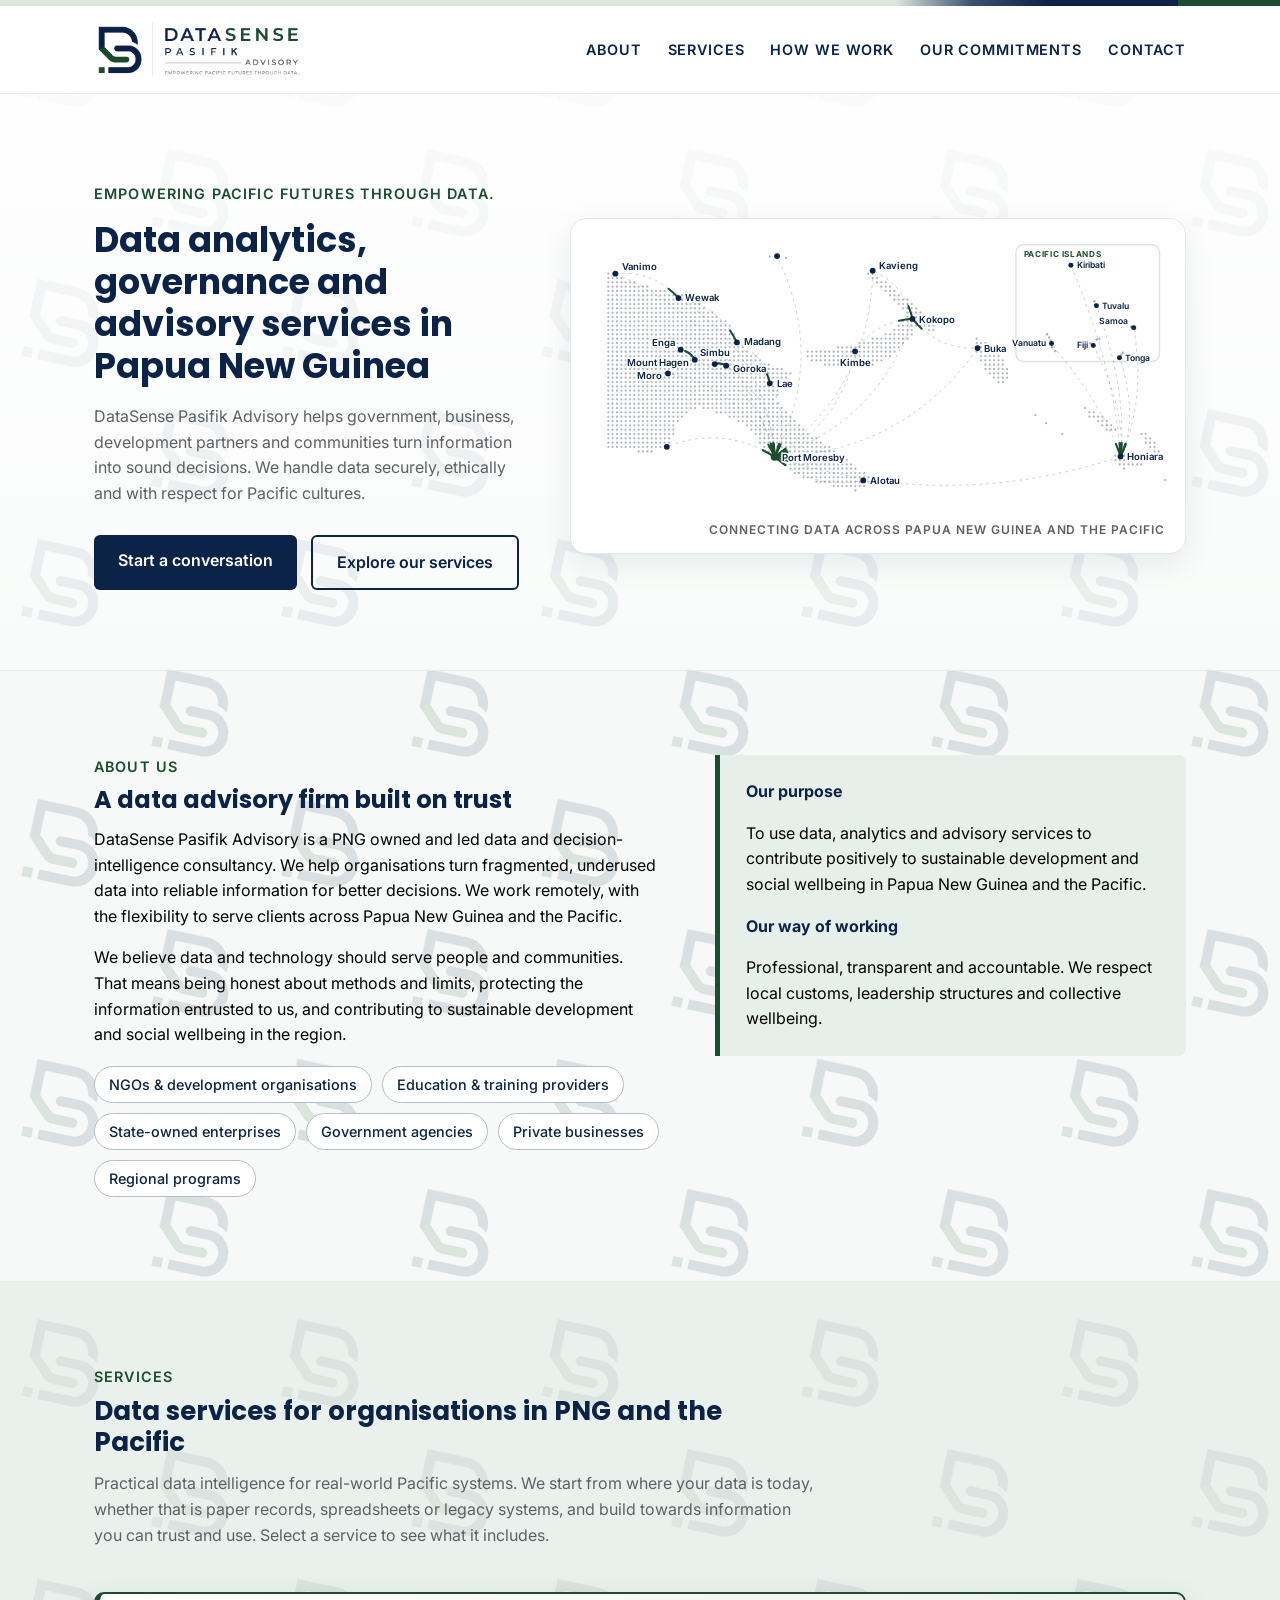
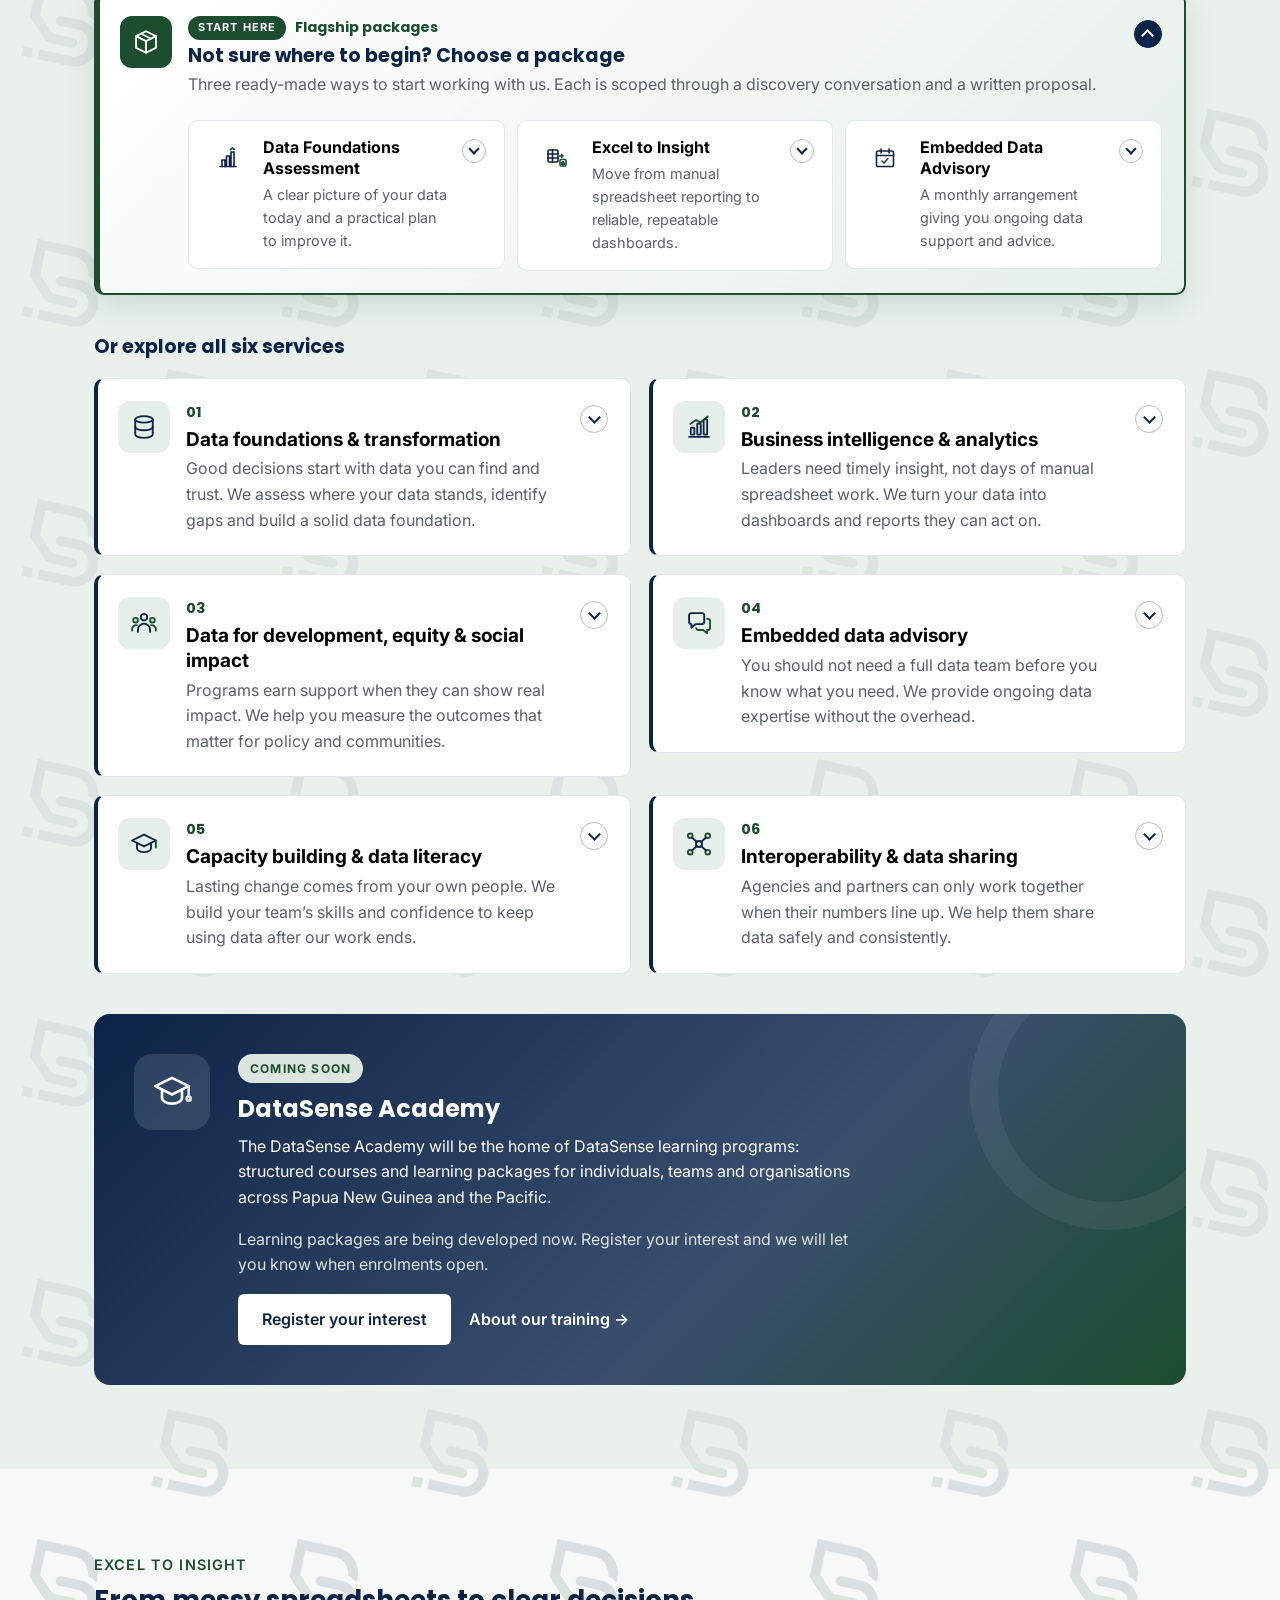
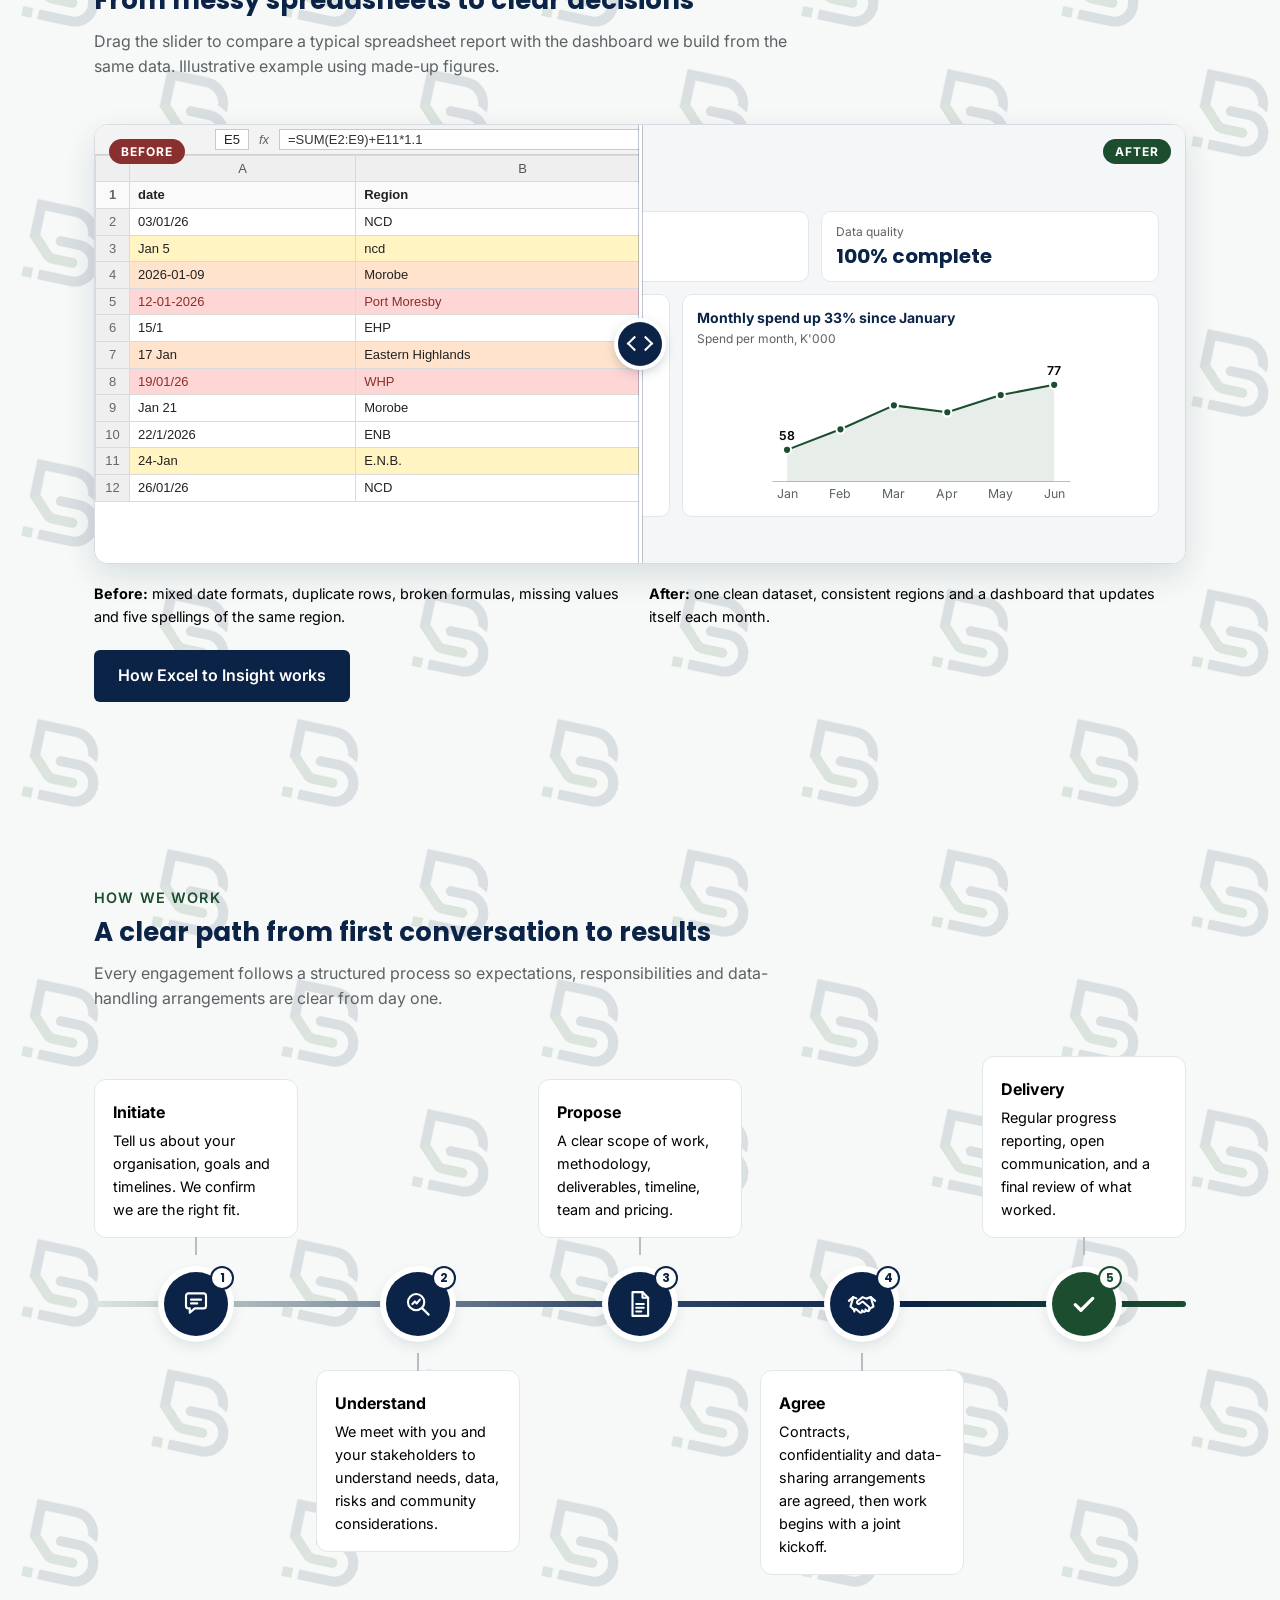
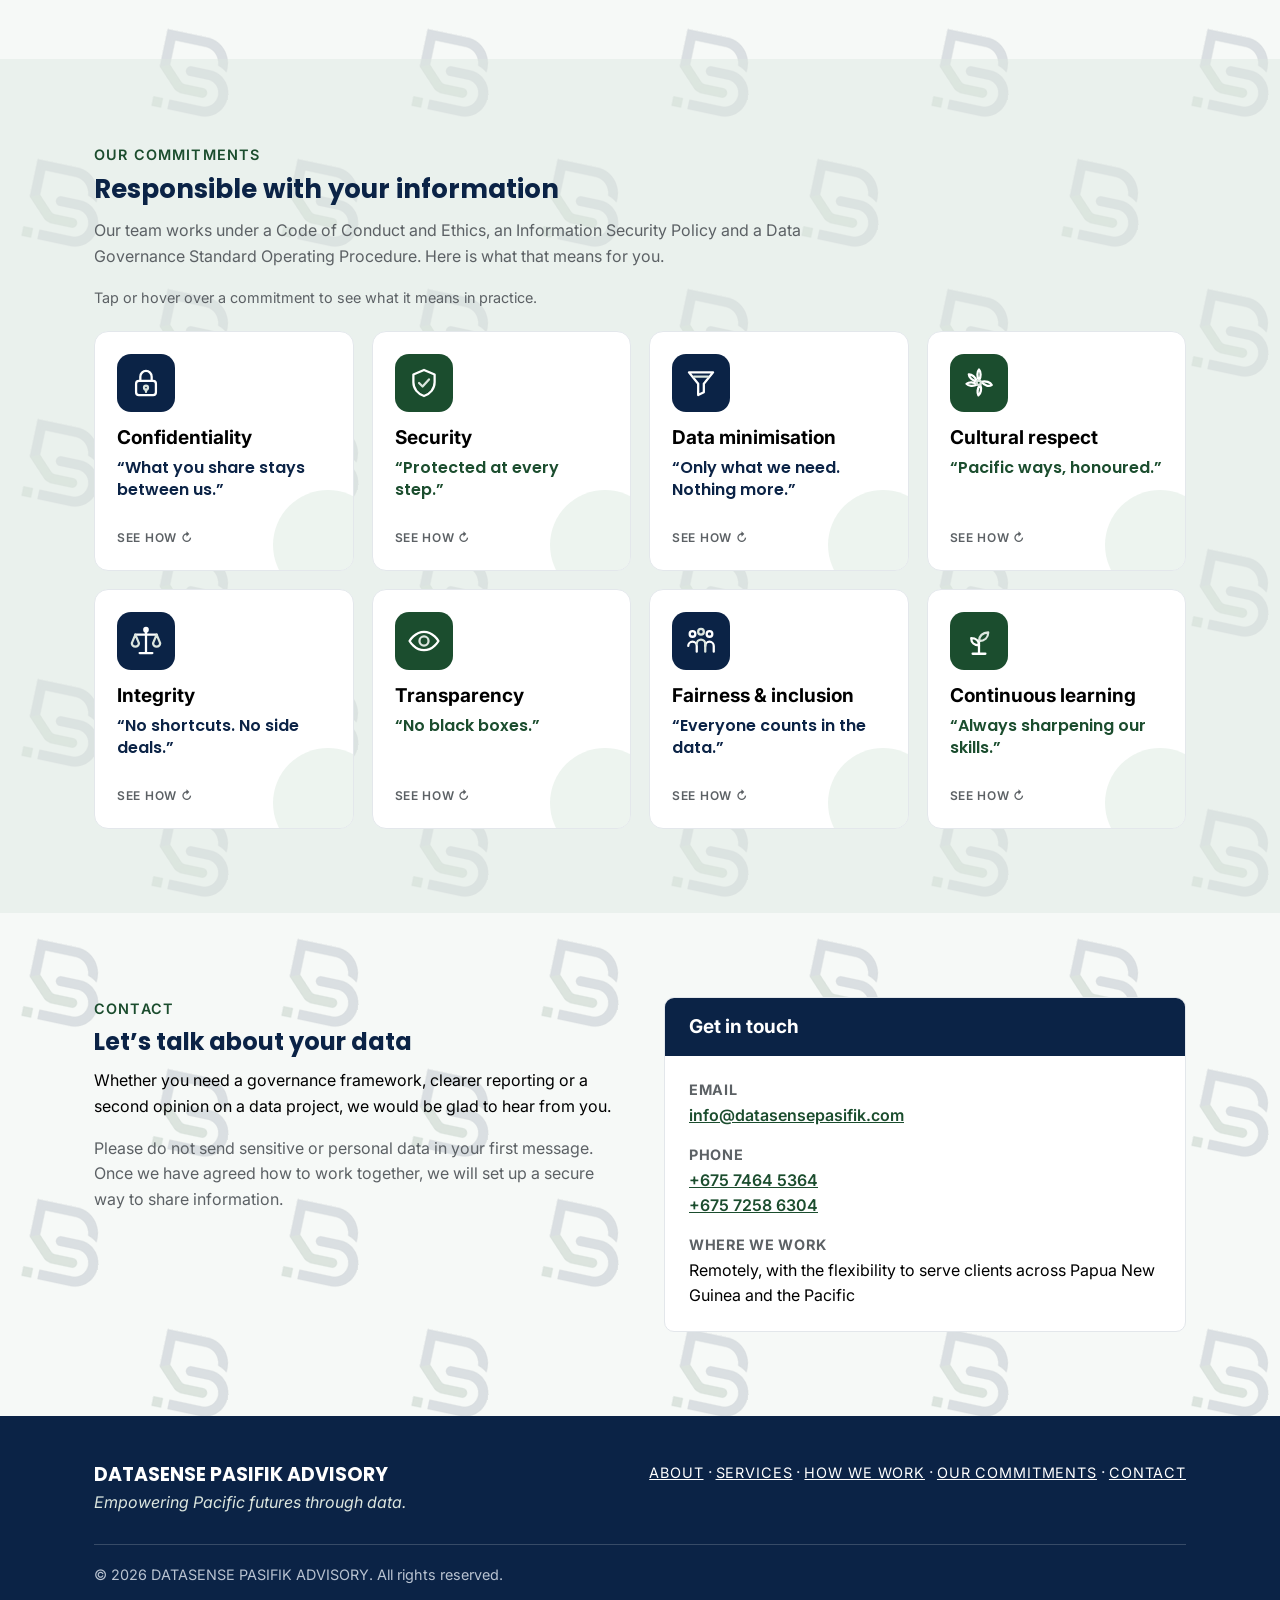
<file: index.html>
<!DOCTYPE html>
<html lang="en-AU">
<head>
<meta charset="utf-8">
<meta name="viewport" content="width=device-width, initial-scale=1">
<title>Data Analytics &amp; Data Governance Services in PNG | DataSense Pasifik Advisory</title>
<meta name="description" content="DataSense Pasifik Advisory is a PNG owned and led data consultancy: data governance, Power BI dashboards, data analytics, MEL and gender data, embedded data advisory and data literacy training.">
<meta name="robots" content="index, follow">
<link rel="canonical" href="https://www.datasensepasifik.com/">
<meta property="og:site_name" content="DataSense Pasifik Advisory">
<meta property="og:title" content="Data Analytics &amp; Data Governance Services in PNG | DataSense Pasifik Advisory">
<meta property="og:description" content="Practical data intelligence for real-world Pacific systems: data foundations, dashboards, governance, MEL and data literacy for organisations in PNG and the Pacific.">
<meta property="og:type" content="website">
<meta property="og:url" content="https://www.datasensepasifik.com/">
<meta property="og:image" content="https://www.datasensepasifik.com/assets/og-image.png">
<meta property="og:image:width" content="1200">
<meta property="og:image:height" content="630">
<meta property="og:locale" content="en_AU">
<meta name="twitter:card" content="summary_large_image">
<meta name="theme-color" content="#0B2346">
<script type="application/ld+json">
{
 "@context": "https://schema.org",
 "@type": "ProfessionalService",
 "@id": "https://www.datasensepasifik.com/#business",
 "name": "DataSense Pasifik Advisory",
 "legalName": "DATASENSE PASIFIK ADVISORY",
 "url": "https://www.datasensepasifik.com/",
 "logo": "https://www.datasensepasifik.com/assets/logo.png",
 "image": "https://www.datasensepasifik.com/assets/og-image.png",
 "email": "info@datasensepasifik.com",
 "telephone": [
  "+675 7464 5364",
  "+675 7258 6304"
 ],
 "slogan": "Empowering Pacific futures through data.",
 "description": "PNG owned and led data and decision-intelligence consultancy helping government, NGOs, development organisations, education providers and businesses in Papua New Guinea and the Pacific turn data into reliable information for better decisions.",
 "areaServed": [
  {
   "@type": "Country",
   "name": "Papua New Guinea"
  },
  {
   "@type": "Place",
   "name": "Pacific Islands"
  }
 ],
 "knowsAbout": [
  "Data governance",
  "Data maturity assessment",
  "Data cleaning",
  "Data architecture",
  "Business intelligence",
  "Power BI",
  "Dashboards",
  "KPI frameworks",
  "Data analytics",
  "Reporting automation",
  "Monitoring, evaluation and learning",
  "Gender data",
  "Social impact measurement",
  "Data literacy",
  "Interoperability",
  "Data sharing"
 ],
 "hasOfferCatalog": {
  "@type": "OfferCatalog",
  "name": "Services",
  "itemListElement": [
   {
    "@type": "Offer",
    "itemOffered": {
     "@type": "Service",
     "name": "Data foundations and transformation"
    }
   },
   {
    "@type": "Offer",
    "itemOffered": {
     "@type": "Service",
     "name": "Business intelligence and analytics"
    }
   },
   {
    "@type": "Offer",
    "itemOffered": {
     "@type": "Service",
     "name": "Data for development, equity and social impact"
    }
   },
   {
    "@type": "Offer",
    "itemOffered": {
     "@type": "Service",
     "name": "Embedded data advisory"
    }
   },
   {
    "@type": "Offer",
    "itemOffered": {
     "@type": "Service",
     "name": "Capacity building and data literacy"
    }
   },
   {
    "@type": "Offer",
    "itemOffered": {
     "@type": "Service",
     "name": "Interoperability and data sharing"
    }
   },
   {
    "@type": "Offer",
    "itemOffered": {
     "@type": "Service",
     "name": "Data Foundations Assessment"
    }
   },
   {
    "@type": "Offer",
    "itemOffered": {
     "@type": "Service",
     "name": "Excel to Insight"
    }
   },
   {
    "@type": "Offer",
    "itemOffered": {
     "@type": "Service",
     "name": "Embedded Data Advisory"
    }
   }
  ]
 }
}
</script>
<link rel="apple-touch-icon" href="assets/favicon.png">
<link rel="icon" type="image/png" href="assets/favicon.png">
<link rel="preconnect" href="https://fonts.googleapis.com">
<link rel="preconnect" href="https://fonts.gstatic.com" crossorigin>
<link href="https://fonts.googleapis.com/css2?family=Inter:wght@400;500;600;700&family=Poppins:wght@600;700&display=swap" rel="stylesheet">
<link rel="stylesheet" href="assets/style.css">
</head>
<body>
<a class="skip" href="#main">Skip to content</a>
<div class="strip" aria-hidden="true"></div>
<header class="site">
  <div class="bar">
    <a class="brand" href="#top" aria-label="DataSense Pasifik Advisory home"><img src="assets/logo.png" alt="DataSense Pasifik Advisory" width="210" height="63"></a>
    <nav aria-label="Main">
      <button class="menu-btn" aria-expanded="false" aria-controls="menu">Menu</button>
      <ul id="menu">
        <li><a href="#about">About</a></li>
        <li><a href="#services">Services</a></li>
        <li><a href="#approach">How we work</a></li>
        <li><a href="#commitments">Our commitments</a></li>
        <li><a href="#contact">Contact</a></li>
      </ul>
    </nav>
  </div>
</header>

<main id="main">
  <div class="hero" id="top">
    <div class="wrap">
      <div class="hero-grid">
        <div class="hero-text">
        <div class="eyebrow">Empowering Pacific futures through data.</div>
        <h1>Data analytics, governance and advisory services in Papua New Guinea</h1>
        <p class="lead">DataSense Pasifik Advisory helps government, business, development partners and communities turn information into sound decisions. We handle data securely, ethically and with respect for Pacific cultures.</p>
        <div class="cta">
          <a class="btn primary" href="#contact">Start a conversation</a>
          <a class="btn ghost" href="#services">Explore our services</a>
        </div>
        </div>
        <div class="hero-visual">
          <svg class="hero-map" viewBox="0 0 600 283" role="img" aria-label="Stylised map of Papua New Guinea with an inset of Pacific Island nations, showing data connections between centres"><g class="mdots"><circle cx="18.1" cy="36.2" r="1.15"/><circle cx="18.1" cy="40.8" r="1.15"/><circle cx="18.1" cy="45.3" r="1.15"/><circle cx="18.1" cy="49.8" r="1.15"/><circle cx="18.1" cy="54.3" r="1.15"/><circle cx="18.1" cy="58.9" r="1.15"/><circle cx="18.1" cy="63.4" r="1.15"/><circle cx="18.1" cy="67.9" r="1.15"/><circle cx="18.1" cy="72.4" r="1.15"/><circle cx="18.1" cy="77.0" r="1.15"/><circle cx="18.1" cy="81.5" r="1.15"/><circle cx="18.1" cy="86.0" r="1.15"/><circle cx="18.1" cy="90.6" r="1.15"/><circle cx="18.1" cy="95.1" r="1.15"/><circle cx="18.1" cy="99.6" r="1.15"/><circle cx="18.1" cy="104.1" r="1.15"/><circle cx="18.1" cy="108.7" r="1.15"/><circle cx="18.1" cy="113.2" r="1.15"/><circle cx="18.1" cy="117.7" r="1.15"/><circle cx="18.1" cy="122.3" r="1.15"/><circle cx="18.1" cy="126.8" r="1.15"/><circle cx="18.1" cy="131.3" r="1.15"/><circle cx="18.1" cy="135.8" r="1.15"/><circle cx="18.1" cy="140.4" r="1.15"/><circle cx="18.1" cy="144.9" r="1.15"/><circle cx="18.1" cy="149.4" r="1.15"/><circle cx="18.1" cy="154.0" r="1.15"/><circle cx="18.1" cy="158.5" r="1.15"/><circle cx="18.1" cy="163.0" r="1.15"/><circle cx="18.1" cy="167.5" r="1.15"/><circle cx="18.1" cy="172.1" r="1.15"/><circle cx="18.1" cy="176.6" r="1.15"/><circle cx="18.1" cy="181.1" r="1.15"/><circle cx="18.1" cy="185.6" r="1.15"/><circle cx="18.1" cy="190.2" r="1.15"/><circle cx="18.1" cy="194.7" r="1.15"/><circle cx="18.1" cy="199.2" r="1.15"/><circle cx="18.1" cy="203.8" r="1.15"/><circle cx="18.1" cy="208.3" r="1.15"/><circle cx="18.1" cy="212.8" r="1.15"/><circle cx="18.1" cy="217.3" r="1.15"/><circle cx="22.6" cy="36.2" r="1.15"/><circle cx="22.6" cy="40.8" r="1.15"/><circle cx="22.6" cy="45.3" r="1.15"/><circle cx="22.6" cy="49.8" r="1.15"/><circle cx="22.6" cy="54.3" r="1.15"/><circle cx="22.6" cy="58.9" r="1.15"/><circle cx="22.6" cy="63.4" r="1.15"/><circle cx="22.6" cy="67.9" r="1.15"/><circle cx="22.6" cy="72.4" r="1.15"/><circle cx="22.6" cy="77.0" r="1.15"/><circle cx="22.6" cy="81.5" r="1.15"/><circle cx="22.6" cy="86.0" r="1.15"/><circle cx="22.6" cy="90.6" r="1.15"/><circle cx="22.6" cy="95.1" r="1.15"/><circle cx="22.6" cy="99.6" r="1.15"/><circle cx="22.6" cy="104.1" r="1.15"/><circle cx="22.6" cy="108.7" r="1.15"/><circle cx="22.6" cy="113.2" r="1.15"/><circle cx="22.6" cy="117.7" r="1.15"/><circle cx="22.6" cy="122.3" r="1.15"/><circle cx="22.6" cy="126.8" r="1.15"/><circle cx="22.6" cy="131.3" r="1.15"/><circle cx="22.6" cy="135.8" r="1.15"/><circle cx="22.6" cy="140.4" r="1.15"/><circle cx="22.6" cy="144.9" r="1.15"/><circle cx="22.6" cy="149.4" r="1.15"/><circle cx="22.6" cy="154.0" r="1.15"/><circle cx="22.6" cy="158.5" r="1.15"/><circle cx="22.6" cy="163.0" r="1.15"/><circle cx="22.6" cy="167.5" r="1.15"/><circle cx="22.6" cy="172.1" r="1.15"/><circle cx="22.6" cy="176.6" r="1.15"/><circle cx="22.6" cy="181.1" r="1.15"/><circle cx="22.6" cy="185.6" r="1.15"/><circle cx="22.6" cy="190.2" r="1.15"/><circle cx="22.6" cy="194.7" r="1.15"/><circle cx="22.6" cy="199.2" r="1.15"/><circle cx="22.6" cy="203.8" r="1.15"/><circle cx="22.6" cy="208.3" r="1.15"/><circle cx="22.6" cy="212.8" r="1.15"/><circle cx="22.6" cy="217.3" r="1.15"/><circle cx="27.2" cy="40.8" r="1.15"/><circle cx="27.2" cy="45.3" r="1.15"/><circle cx="27.2" cy="49.8" r="1.15"/><circle cx="27.2" cy="54.3" r="1.15"/><circle cx="27.2" cy="58.9" r="1.15"/><circle cx="27.2" cy="63.4" r="1.15"/><circle cx="27.2" cy="67.9" r="1.15"/><circle cx="27.2" cy="72.4" r="1.15"/><circle cx="27.2" cy="77.0" r="1.15"/><circle cx="27.2" cy="81.5" r="1.15"/><circle cx="27.2" cy="86.0" r="1.15"/><circle cx="27.2" cy="90.6" r="1.15"/><circle cx="27.2" cy="95.1" r="1.15"/><circle cx="27.2" cy="99.6" r="1.15"/><circle cx="27.2" cy="104.1" r="1.15"/><circle cx="27.2" cy="108.7" r="1.15"/><circle cx="27.2" cy="113.2" r="1.15"/><circle cx="27.2" cy="117.7" r="1.15"/><circle cx="27.2" cy="122.3" r="1.15"/><circle cx="27.2" cy="126.8" r="1.15"/><circle cx="27.2" cy="131.3" r="1.15"/><circle cx="27.2" cy="135.8" r="1.15"/><circle cx="27.2" cy="140.4" r="1.15"/><circle cx="27.2" cy="144.9" r="1.15"/><circle cx="27.2" cy="149.4" r="1.15"/><circle cx="27.2" cy="154.0" r="1.15"/><circle cx="27.2" cy="158.5" r="1.15"/><circle cx="27.2" cy="163.0" r="1.15"/><circle cx="27.2" cy="167.5" r="1.15"/><circle cx="27.2" cy="172.1" r="1.15"/><circle cx="27.2" cy="176.6" r="1.15"/><circle cx="27.2" cy="181.1" r="1.15"/><circle cx="27.2" cy="185.6" r="1.15"/><circle cx="27.2" cy="190.2" r="1.15"/><circle cx="27.2" cy="194.7" r="1.15"/><circle cx="27.2" cy="199.2" r="1.15"/><circle cx="27.2" cy="203.8" r="1.15"/><circle cx="27.2" cy="208.3" r="1.15"/><circle cx="27.2" cy="212.8" r="1.15"/><circle cx="27.2" cy="217.3" r="1.15"/><circle cx="31.7" cy="40.8" r="1.15"/><circle cx="31.7" cy="45.3" r="1.15"/><circle cx="31.7" cy="49.8" r="1.15"/><circle cx="31.7" cy="54.3" r="1.15"/><circle cx="31.7" cy="58.9" r="1.15"/><circle cx="31.7" cy="63.4" r="1.15"/><circle cx="31.7" cy="67.9" r="1.15"/><circle cx="31.7" cy="72.4" r="1.15"/><circle cx="31.7" cy="77.0" r="1.15"/><circle cx="31.7" cy="81.5" r="1.15"/><circle cx="31.7" cy="86.0" r="1.15"/><circle cx="31.7" cy="90.6" r="1.15"/><circle cx="31.7" cy="95.1" r="1.15"/><circle cx="31.7" cy="99.6" r="1.15"/><circle cx="31.7" cy="104.1" r="1.15"/><circle cx="31.7" cy="108.7" r="1.15"/><circle cx="31.7" cy="113.2" r="1.15"/><circle cx="31.7" cy="117.7" r="1.15"/><circle cx="31.7" cy="122.3" r="1.15"/><circle cx="31.7" cy="126.8" r="1.15"/><circle cx="31.7" cy="131.3" r="1.15"/><circle cx="31.7" cy="135.8" r="1.15"/><circle cx="31.7" cy="140.4" r="1.15"/><circle cx="31.7" cy="144.9" r="1.15"/><circle cx="31.7" cy="149.4" r="1.15"/><circle cx="31.7" cy="154.0" r="1.15"/><circle cx="31.7" cy="158.5" r="1.15"/><circle cx="31.7" cy="163.0" r="1.15"/><circle cx="31.7" cy="167.5" r="1.15"/><circle cx="31.7" cy="172.1" r="1.15"/><circle cx="31.7" cy="176.6" r="1.15"/><circle cx="31.7" cy="181.1" r="1.15"/><circle cx="31.7" cy="185.6" r="1.15"/><circle cx="31.7" cy="190.2" r="1.15"/><circle cx="31.7" cy="194.7" r="1.15"/><circle cx="31.7" cy="199.2" r="1.15"/><circle cx="31.7" cy="203.8" r="1.15"/><circle cx="31.7" cy="208.3" r="1.15"/><circle cx="31.7" cy="212.8" r="1.15"/><circle cx="31.7" cy="217.3" r="1.15"/><circle cx="36.2" cy="45.3" r="1.15"/><circle cx="36.2" cy="49.8" r="1.15"/><circle cx="36.2" cy="54.3" r="1.15"/><circle cx="36.2" cy="58.9" r="1.15"/><circle cx="36.2" cy="63.4" r="1.15"/><circle cx="36.2" cy="67.9" r="1.15"/><circle cx="36.2" cy="72.4" r="1.15"/><circle cx="36.2" cy="77.0" r="1.15"/><circle cx="36.2" cy="81.5" r="1.15"/><circle cx="36.2" cy="86.0" r="1.15"/><circle cx="36.2" cy="90.6" r="1.15"/><circle cx="36.2" cy="95.1" r="1.15"/><circle cx="36.2" cy="99.6" r="1.15"/><circle cx="36.2" cy="104.1" r="1.15"/><circle cx="36.2" cy="108.7" r="1.15"/><circle cx="36.2" cy="113.2" r="1.15"/><circle cx="36.2" cy="117.7" r="1.15"/><circle cx="36.2" cy="122.3" r="1.15"/><circle cx="36.2" cy="126.8" r="1.15"/><circle cx="36.2" cy="131.3" r="1.15"/><circle cx="36.2" cy="135.8" r="1.15"/><circle cx="36.2" cy="140.4" r="1.15"/><circle cx="36.2" cy="144.9" r="1.15"/><circle cx="36.2" cy="149.4" r="1.15"/><circle cx="36.2" cy="154.0" r="1.15"/><circle cx="36.2" cy="158.5" r="1.15"/><circle cx="36.2" cy="163.0" r="1.15"/><circle cx="36.2" cy="167.5" r="1.15"/><circle cx="36.2" cy="172.1" r="1.15"/><circle cx="36.2" cy="176.6" r="1.15"/><circle cx="36.2" cy="181.1" r="1.15"/><circle cx="36.2" cy="185.6" r="1.15"/><circle cx="36.2" cy="190.2" r="1.15"/><circle cx="36.2" cy="194.7" r="1.15"/><circle cx="36.2" cy="199.2" r="1.15"/><circle cx="36.2" cy="203.8" r="1.15"/><circle cx="36.2" cy="208.3" r="1.15"/><circle cx="36.2" cy="212.8" r="1.15"/><circle cx="36.2" cy="217.3" r="1.15"/><circle cx="40.8" cy="45.3" r="1.15"/><circle cx="40.8" cy="49.8" r="1.15"/><circle cx="40.8" cy="54.3" r="1.15"/><circle cx="40.8" cy="58.9" r="1.15"/><circle cx="40.8" cy="63.4" r="1.15"/><circle cx="40.8" cy="67.9" r="1.15"/><circle cx="40.8" cy="72.4" r="1.15"/><circle cx="40.8" cy="77.0" r="1.15"/><circle cx="40.8" cy="81.5" r="1.15"/><circle cx="40.8" cy="86.0" r="1.15"/><circle cx="40.8" cy="90.6" r="1.15"/><circle cx="40.8" cy="95.1" r="1.15"/><circle cx="40.8" cy="99.6" r="1.15"/><circle cx="40.8" cy="104.1" r="1.15"/><circle cx="40.8" cy="108.7" r="1.15"/><circle cx="40.8" cy="113.2" r="1.15"/><circle cx="40.8" cy="117.7" r="1.15"/><circle cx="40.8" cy="122.3" r="1.15"/><circle cx="40.8" cy="126.8" r="1.15"/><circle cx="40.8" cy="131.3" r="1.15"/><circle cx="40.8" cy="135.8" r="1.15"/><circle cx="40.8" cy="140.4" r="1.15"/><circle cx="40.8" cy="144.9" r="1.15"/><circle cx="40.8" cy="149.4" r="1.15"/><circle cx="40.8" cy="154.0" r="1.15"/><circle cx="40.8" cy="158.5" r="1.15"/><circle cx="40.8" cy="163.0" r="1.15"/><circle cx="40.8" cy="167.5" r="1.15"/><circle cx="40.8" cy="172.1" r="1.15"/><circle cx="40.8" cy="176.6" r="1.15"/><circle cx="40.8" cy="181.1" r="1.15"/><circle cx="40.8" cy="185.6" r="1.15"/><circle cx="40.8" cy="190.2" r="1.15"/><circle cx="40.8" cy="194.7" r="1.15"/><circle cx="40.8" cy="199.2" r="1.15"/><circle cx="40.8" cy="203.8" r="1.15"/><circle cx="40.8" cy="208.3" r="1.15"/><circle cx="40.8" cy="212.8" r="1.15"/><circle cx="40.8" cy="217.3" r="1.15"/><circle cx="45.3" cy="45.3" r="1.15"/><circle cx="45.3" cy="49.8" r="1.15"/><circle cx="45.3" cy="54.3" r="1.15"/><circle cx="45.3" cy="58.9" r="1.15"/><circle cx="45.3" cy="63.4" r="1.15"/><circle cx="45.3" cy="67.9" r="1.15"/><circle cx="45.3" cy="72.4" r="1.15"/><circle cx="45.3" cy="77.0" r="1.15"/><circle cx="45.3" cy="81.5" r="1.15"/><circle cx="45.3" cy="86.0" r="1.15"/><circle cx="45.3" cy="90.6" r="1.15"/><circle cx="45.3" cy="95.1" r="1.15"/><circle cx="45.3" cy="99.6" r="1.15"/><circle cx="45.3" cy="104.1" r="1.15"/><circle cx="45.3" cy="108.7" r="1.15"/><circle cx="45.3" cy="113.2" r="1.15"/><circle cx="45.3" cy="117.7" r="1.15"/><circle cx="45.3" cy="122.3" r="1.15"/><circle cx="45.3" cy="126.8" r="1.15"/><circle cx="45.3" cy="131.3" r="1.15"/><circle cx="45.3" cy="135.8" r="1.15"/><circle cx="45.3" cy="140.4" r="1.15"/><circle cx="45.3" cy="144.9" r="1.15"/><circle cx="45.3" cy="149.4" r="1.15"/><circle cx="45.3" cy="154.0" r="1.15"/><circle cx="45.3" cy="158.5" r="1.15"/><circle cx="45.3" cy="163.0" r="1.15"/><circle cx="45.3" cy="167.5" r="1.15"/><circle cx="45.3" cy="172.1" r="1.15"/><circle cx="45.3" cy="176.6" r="1.15"/><circle cx="45.3" cy="181.1" r="1.15"/><circle cx="45.3" cy="185.6" r="1.15"/><circle cx="45.3" cy="190.2" r="1.15"/><circle cx="45.3" cy="194.7" r="1.15"/><circle cx="45.3" cy="199.2" r="1.15"/><circle cx="45.3" cy="203.8" r="1.15"/><circle cx="45.3" cy="208.3" r="1.15"/><circle cx="45.3" cy="212.8" r="1.15"/><circle cx="45.3" cy="217.3" r="1.15"/><circle cx="49.8" cy="49.8" r="1.15"/><circle cx="49.8" cy="54.3" r="1.15"/><circle cx="49.8" cy="58.9" r="1.15"/><circle cx="49.8" cy="63.4" r="1.15"/><circle cx="49.8" cy="67.9" r="1.15"/><circle cx="49.8" cy="72.4" r="1.15"/><circle cx="49.8" cy="77.0" r="1.15"/><circle cx="49.8" cy="81.5" r="1.15"/><circle cx="49.8" cy="86.0" r="1.15"/><circle cx="49.8" cy="90.6" r="1.15"/><circle cx="49.8" cy="95.1" r="1.15"/><circle cx="49.8" cy="99.6" r="1.15"/><circle cx="49.8" cy="104.1" r="1.15"/><circle cx="49.8" cy="108.7" r="1.15"/><circle cx="49.8" cy="113.2" r="1.15"/><circle cx="49.8" cy="117.7" r="1.15"/><circle cx="49.8" cy="122.3" r="1.15"/><circle cx="49.8" cy="126.8" r="1.15"/><circle cx="49.8" cy="131.3" r="1.15"/><circle cx="49.8" cy="135.8" r="1.15"/><circle cx="49.8" cy="140.4" r="1.15"/><circle cx="49.8" cy="144.9" r="1.15"/><circle cx="49.8" cy="149.4" r="1.15"/><circle cx="49.8" cy="154.0" r="1.15"/><circle cx="49.8" cy="158.5" r="1.15"/><circle cx="49.8" cy="163.0" r="1.15"/><circle cx="49.8" cy="167.5" r="1.15"/><circle cx="49.8" cy="172.1" r="1.15"/><circle cx="49.8" cy="176.6" r="1.15"/><circle cx="49.8" cy="181.1" r="1.15"/><circle cx="49.8" cy="185.6" r="1.15"/><circle cx="49.8" cy="190.2" r="1.15"/><circle cx="49.8" cy="194.7" r="1.15"/><circle cx="49.8" cy="199.2" r="1.15"/><circle cx="49.8" cy="203.8" r="1.15"/><circle cx="49.8" cy="208.3" r="1.15"/><circle cx="49.8" cy="212.8" r="1.15"/><circle cx="49.8" cy="217.3" r="1.15"/><circle cx="49.8" cy="221.9" r="1.15"/><circle cx="54.3" cy="49.8" r="1.15"/><circle cx="54.3" cy="54.3" r="1.15"/><circle cx="54.3" cy="58.9" r="1.15"/><circle cx="54.3" cy="63.4" r="1.15"/><circle cx="54.3" cy="67.9" r="1.15"/><circle cx="54.3" cy="72.4" r="1.15"/><circle cx="54.3" cy="77.0" r="1.15"/><circle cx="54.3" cy="81.5" r="1.15"/><circle cx="54.3" cy="86.0" r="1.15"/><circle cx="54.3" cy="90.6" r="1.15"/><circle cx="54.3" cy="95.1" r="1.15"/><circle cx="54.3" cy="99.6" r="1.15"/><circle cx="54.3" cy="104.1" r="1.15"/><circle cx="54.3" cy="108.7" r="1.15"/><circle cx="54.3" cy="113.2" r="1.15"/><circle cx="54.3" cy="117.7" r="1.15"/><circle cx="54.3" cy="122.3" r="1.15"/><circle cx="54.3" cy="126.8" r="1.15"/><circle cx="54.3" cy="131.3" r="1.15"/><circle cx="54.3" cy="135.8" r="1.15"/><circle cx="54.3" cy="140.4" r="1.15"/><circle cx="54.3" cy="144.9" r="1.15"/><circle cx="54.3" cy="149.4" r="1.15"/><circle cx="54.3" cy="154.0" r="1.15"/><circle cx="54.3" cy="158.5" r="1.15"/><circle cx="54.3" cy="163.0" r="1.15"/><circle cx="54.3" cy="167.5" r="1.15"/><circle cx="54.3" cy="172.1" r="1.15"/><circle cx="54.3" cy="176.6" r="1.15"/><circle cx="54.3" cy="181.1" r="1.15"/><circle cx="54.3" cy="185.6" r="1.15"/><circle cx="54.3" cy="190.2" r="1.15"/><circle cx="54.3" cy="194.7" r="1.15"/><circle cx="54.3" cy="199.2" r="1.15"/><circle cx="54.3" cy="203.8" r="1.15"/><circle cx="54.3" cy="208.3" r="1.15"/><circle cx="54.3" cy="212.8" r="1.15"/><circle cx="54.3" cy="217.3" r="1.15"/><circle cx="54.3" cy="221.9" r="1.15"/><circle cx="58.9" cy="49.8" r="1.15"/><circle cx="58.9" cy="54.3" r="1.15"/><circle cx="58.9" cy="58.9" r="1.15"/><circle cx="58.9" cy="63.4" r="1.15"/><circle cx="58.9" cy="67.9" r="1.15"/><circle cx="58.9" cy="72.4" r="1.15"/><circle cx="58.9" cy="77.0" r="1.15"/><circle cx="58.9" cy="81.5" r="1.15"/><circle cx="58.9" cy="86.0" r="1.15"/><circle cx="58.9" cy="90.6" r="1.15"/><circle cx="58.9" cy="95.1" r="1.15"/><circle cx="58.9" cy="99.6" r="1.15"/><circle cx="58.9" cy="104.1" r="1.15"/><circle cx="58.9" cy="108.7" r="1.15"/><circle cx="58.9" cy="113.2" r="1.15"/><circle cx="58.9" cy="117.7" r="1.15"/><circle cx="58.9" cy="122.3" r="1.15"/><circle cx="58.9" cy="126.8" r="1.15"/><circle cx="58.9" cy="131.3" r="1.15"/><circle cx="58.9" cy="135.8" r="1.15"/><circle cx="58.9" cy="140.4" r="1.15"/><circle cx="58.9" cy="144.9" r="1.15"/><circle cx="58.9" cy="149.4" r="1.15"/><circle cx="58.9" cy="154.0" r="1.15"/><circle cx="58.9" cy="158.5" r="1.15"/><circle cx="58.9" cy="163.0" r="1.15"/><circle cx="58.9" cy="167.5" r="1.15"/><circle cx="58.9" cy="172.1" r="1.15"/><circle cx="58.9" cy="176.6" r="1.15"/><circle cx="58.9" cy="181.1" r="1.15"/><circle cx="58.9" cy="185.6" r="1.15"/><circle cx="58.9" cy="190.2" r="1.15"/><circle cx="58.9" cy="194.7" r="1.15"/><circle cx="58.9" cy="199.2" r="1.15"/><circle cx="58.9" cy="203.8" r="1.15"/><circle cx="58.9" cy="208.3" r="1.15"/><circle cx="58.9" cy="212.8" r="1.15"/><circle cx="58.9" cy="217.3" r="1.15"/><circle cx="58.9" cy="221.9" r="1.15"/><circle cx="63.4" cy="54.3" r="1.15"/><circle cx="63.4" cy="58.9" r="1.15"/><circle cx="63.4" cy="63.4" r="1.15"/><circle cx="63.4" cy="67.9" r="1.15"/><circle cx="63.4" cy="72.4" r="1.15"/><circle cx="63.4" cy="77.0" r="1.15"/><circle cx="63.4" cy="81.5" r="1.15"/><circle cx="63.4" cy="86.0" r="1.15"/><circle cx="63.4" cy="90.6" r="1.15"/><circle cx="63.4" cy="95.1" r="1.15"/><circle cx="63.4" cy="99.6" r="1.15"/><circle cx="63.4" cy="104.1" r="1.15"/><circle cx="63.4" cy="108.7" r="1.15"/><circle cx="63.4" cy="113.2" r="1.15"/><circle cx="63.4" cy="117.7" r="1.15"/><circle cx="63.4" cy="122.3" r="1.15"/><circle cx="63.4" cy="126.8" r="1.15"/><circle cx="63.4" cy="131.3" r="1.15"/><circle cx="63.4" cy="135.8" r="1.15"/><circle cx="63.4" cy="140.4" r="1.15"/><circle cx="63.4" cy="144.9" r="1.15"/><circle cx="63.4" cy="149.4" r="1.15"/><circle cx="63.4" cy="154.0" r="1.15"/><circle cx="63.4" cy="158.5" r="1.15"/><circle cx="63.4" cy="163.0" r="1.15"/><circle cx="63.4" cy="167.5" r="1.15"/><circle cx="63.4" cy="172.1" r="1.15"/><circle cx="63.4" cy="176.6" r="1.15"/><circle cx="63.4" cy="181.1" r="1.15"/><circle cx="63.4" cy="185.6" r="1.15"/><circle cx="63.4" cy="190.2" r="1.15"/><circle cx="63.4" cy="194.7" r="1.15"/><circle cx="63.4" cy="199.2" r="1.15"/><circle cx="63.4" cy="203.8" r="1.15"/><circle cx="63.4" cy="208.3" r="1.15"/><circle cx="63.4" cy="212.8" r="1.15"/><circle cx="63.4" cy="217.3" r="1.15"/><circle cx="63.4" cy="221.9" r="1.15"/><circle cx="67.9" cy="54.3" r="1.15"/><circle cx="67.9" cy="58.9" r="1.15"/><circle cx="67.9" cy="63.4" r="1.15"/><circle cx="67.9" cy="67.9" r="1.15"/><circle cx="67.9" cy="72.4" r="1.15"/><circle cx="67.9" cy="77.0" r="1.15"/><circle cx="67.9" cy="81.5" r="1.15"/><circle cx="67.9" cy="86.0" r="1.15"/><circle cx="67.9" cy="90.6" r="1.15"/><circle cx="67.9" cy="95.1" r="1.15"/><circle cx="67.9" cy="99.6" r="1.15"/><circle cx="67.9" cy="104.1" r="1.15"/><circle cx="67.9" cy="108.7" r="1.15"/><circle cx="67.9" cy="113.2" r="1.15"/><circle cx="67.9" cy="117.7" r="1.15"/><circle cx="67.9" cy="122.3" r="1.15"/><circle cx="67.9" cy="126.8" r="1.15"/><circle cx="67.9" cy="131.3" r="1.15"/><circle cx="67.9" cy="135.8" r="1.15"/><circle cx="67.9" cy="140.4" r="1.15"/><circle cx="67.9" cy="144.9" r="1.15"/><circle cx="67.9" cy="149.4" r="1.15"/><circle cx="67.9" cy="154.0" r="1.15"/><circle cx="67.9" cy="158.5" r="1.15"/><circle cx="67.9" cy="163.0" r="1.15"/><circle cx="67.9" cy="167.5" r="1.15"/><circle cx="67.9" cy="172.1" r="1.15"/><circle cx="67.9" cy="176.6" r="1.15"/><circle cx="67.9" cy="181.1" r="1.15"/><circle cx="67.9" cy="185.6" r="1.15"/><circle cx="67.9" cy="190.2" r="1.15"/><circle cx="67.9" cy="194.7" r="1.15"/><circle cx="67.9" cy="199.2" r="1.15"/><circle cx="67.9" cy="203.8" r="1.15"/><circle cx="67.9" cy="208.3" r="1.15"/><circle cx="67.9" cy="212.8" r="1.15"/><circle cx="67.9" cy="217.3" r="1.15"/><circle cx="72.5" cy="54.3" r="1.15"/><circle cx="72.5" cy="58.9" r="1.15"/><circle cx="72.5" cy="63.4" r="1.15"/><circle cx="72.5" cy="67.9" r="1.15"/><circle cx="72.5" cy="72.4" r="1.15"/><circle cx="72.5" cy="77.0" r="1.15"/><circle cx="72.5" cy="81.5" r="1.15"/><circle cx="72.5" cy="86.0" r="1.15"/><circle cx="72.5" cy="90.6" r="1.15"/><circle cx="72.5" cy="95.1" r="1.15"/><circle cx="72.5" cy="99.6" r="1.15"/><circle cx="72.5" cy="104.1" r="1.15"/><circle cx="72.5" cy="108.7" r="1.15"/><circle cx="72.5" cy="113.2" r="1.15"/><circle cx="72.5" cy="117.7" r="1.15"/><circle cx="72.5" cy="122.3" r="1.15"/><circle cx="72.5" cy="126.8" r="1.15"/><circle cx="72.5" cy="131.3" r="1.15"/><circle cx="72.5" cy="135.8" r="1.15"/><circle cx="72.5" cy="140.4" r="1.15"/><circle cx="72.5" cy="144.9" r="1.15"/><circle cx="72.5" cy="149.4" r="1.15"/><circle cx="72.5" cy="154.0" r="1.15"/><circle cx="72.5" cy="158.5" r="1.15"/><circle cx="72.5" cy="163.0" r="1.15"/><circle cx="72.5" cy="167.5" r="1.15"/><circle cx="72.5" cy="172.1" r="1.15"/><circle cx="72.5" cy="176.6" r="1.15"/><circle cx="72.5" cy="181.1" r="1.15"/><circle cx="72.5" cy="185.6" r="1.15"/><circle cx="72.5" cy="190.2" r="1.15"/><circle cx="72.5" cy="194.7" r="1.15"/><circle cx="72.5" cy="199.2" r="1.15"/><circle cx="72.5" cy="203.8" r="1.15"/><circle cx="72.5" cy="208.3" r="1.15"/><circle cx="72.5" cy="212.8" r="1.15"/><circle cx="72.5" cy="217.3" r="1.15"/><circle cx="77.0" cy="54.3" r="1.15"/><circle cx="77.0" cy="58.9" r="1.15"/><circle cx="77.0" cy="63.4" r="1.15"/><circle cx="77.0" cy="67.9" r="1.15"/><circle cx="77.0" cy="72.4" r="1.15"/><circle cx="77.0" cy="77.0" r="1.15"/><circle cx="77.0" cy="81.5" r="1.15"/><circle cx="77.0" cy="86.0" r="1.15"/><circle cx="77.0" cy="90.6" r="1.15"/><circle cx="77.0" cy="95.1" r="1.15"/><circle cx="77.0" cy="99.6" r="1.15"/><circle cx="77.0" cy="104.1" r="1.15"/><circle cx="77.0" cy="108.7" r="1.15"/><circle cx="77.0" cy="113.2" r="1.15"/><circle cx="77.0" cy="117.7" r="1.15"/><circle cx="77.0" cy="122.3" r="1.15"/><circle cx="77.0" cy="126.8" r="1.15"/><circle cx="77.0" cy="131.3" r="1.15"/><circle cx="77.0" cy="135.8" r="1.15"/><circle cx="77.0" cy="140.4" r="1.15"/><circle cx="77.0" cy="144.9" r="1.15"/><circle cx="77.0" cy="149.4" r="1.15"/><circle cx="77.0" cy="154.0" r="1.15"/><circle cx="77.0" cy="158.5" r="1.15"/><circle cx="77.0" cy="163.0" r="1.15"/><circle cx="77.0" cy="167.5" r="1.15"/><circle cx="77.0" cy="172.1" r="1.15"/><circle cx="77.0" cy="176.6" r="1.15"/><circle cx="77.0" cy="181.1" r="1.15"/><circle cx="77.0" cy="185.6" r="1.15"/><circle cx="77.0" cy="190.2" r="1.15"/><circle cx="77.0" cy="194.7" r="1.15"/><circle cx="77.0" cy="199.2" r="1.15"/><circle cx="77.0" cy="203.8" r="1.15"/><circle cx="77.0" cy="208.3" r="1.15"/><circle cx="77.0" cy="212.8" r="1.15"/><circle cx="81.5" cy="58.9" r="1.15"/><circle cx="81.5" cy="63.4" r="1.15"/><circle cx="81.5" cy="67.9" r="1.15"/><circle cx="81.5" cy="72.4" r="1.15"/><circle cx="81.5" cy="77.0" r="1.15"/><circle cx="81.5" cy="81.5" r="1.15"/><circle cx="81.5" cy="86.0" r="1.15"/><circle cx="81.5" cy="90.6" r="1.15"/><circle cx="81.5" cy="95.1" r="1.15"/><circle cx="81.5" cy="99.6" r="1.15"/><circle cx="81.5" cy="104.1" r="1.15"/><circle cx="81.5" cy="108.7" r="1.15"/><circle cx="81.5" cy="113.2" r="1.15"/><circle cx="81.5" cy="117.7" r="1.15"/><circle cx="81.5" cy="122.3" r="1.15"/><circle cx="81.5" cy="126.8" r="1.15"/><circle cx="81.5" cy="131.3" r="1.15"/><circle cx="81.5" cy="135.8" r="1.15"/><circle cx="81.5" cy="140.4" r="1.15"/><circle cx="81.5" cy="144.9" r="1.15"/><circle cx="81.5" cy="149.4" r="1.15"/><circle cx="81.5" cy="154.0" r="1.15"/><circle cx="81.5" cy="158.5" r="1.15"/><circle cx="81.5" cy="163.0" r="1.15"/><circle cx="81.5" cy="167.5" r="1.15"/><circle cx="81.5" cy="172.1" r="1.15"/><circle cx="81.5" cy="176.6" r="1.15"/><circle cx="81.5" cy="181.1" r="1.15"/><circle cx="81.5" cy="185.6" r="1.15"/><circle cx="81.5" cy="190.2" r="1.15"/><circle cx="81.5" cy="194.7" r="1.15"/><circle cx="81.5" cy="199.2" r="1.15"/><circle cx="81.5" cy="203.8" r="1.15"/><circle cx="81.5" cy="208.3" r="1.15"/><circle cx="81.5" cy="212.8" r="1.15"/><circle cx="86.0" cy="58.9" r="1.15"/><circle cx="86.0" cy="63.4" r="1.15"/><circle cx="86.0" cy="67.9" r="1.15"/><circle cx="86.0" cy="72.4" r="1.15"/><circle cx="86.0" cy="77.0" r="1.15"/><circle cx="86.0" cy="81.5" r="1.15"/><circle cx="86.0" cy="86.0" r="1.15"/><circle cx="86.0" cy="90.6" r="1.15"/><circle cx="86.0" cy="95.1" r="1.15"/><circle cx="86.0" cy="99.6" r="1.15"/><circle cx="86.0" cy="104.1" r="1.15"/><circle cx="86.0" cy="108.7" r="1.15"/><circle cx="86.0" cy="113.2" r="1.15"/><circle cx="86.0" cy="117.7" r="1.15"/><circle cx="86.0" cy="122.3" r="1.15"/><circle cx="86.0" cy="126.8" r="1.15"/><circle cx="86.0" cy="131.3" r="1.15"/><circle cx="86.0" cy="135.8" r="1.15"/><circle cx="86.0" cy="140.4" r="1.15"/><circle cx="86.0" cy="144.9" r="1.15"/><circle cx="86.0" cy="149.4" r="1.15"/><circle cx="86.0" cy="154.0" r="1.15"/><circle cx="86.0" cy="158.5" r="1.15"/><circle cx="86.0" cy="163.0" r="1.15"/><circle cx="86.0" cy="167.5" r="1.15"/><circle cx="86.0" cy="172.1" r="1.15"/><circle cx="86.0" cy="176.6" r="1.15"/><circle cx="86.0" cy="181.1" r="1.15"/><circle cx="86.0" cy="185.6" r="1.15"/><circle cx="86.0" cy="190.2" r="1.15"/><circle cx="86.0" cy="194.7" r="1.15"/><circle cx="86.0" cy="199.2" r="1.15"/><circle cx="86.0" cy="203.8" r="1.15"/><circle cx="90.6" cy="58.9" r="1.15"/><circle cx="90.6" cy="63.4" r="1.15"/><circle cx="90.6" cy="67.9" r="1.15"/><circle cx="90.6" cy="72.4" r="1.15"/><circle cx="90.6" cy="77.0" r="1.15"/><circle cx="90.6" cy="81.5" r="1.15"/><circle cx="90.6" cy="86.0" r="1.15"/><circle cx="90.6" cy="90.6" r="1.15"/><circle cx="90.6" cy="95.1" r="1.15"/><circle cx="90.6" cy="99.6" r="1.15"/><circle cx="90.6" cy="104.1" r="1.15"/><circle cx="90.6" cy="108.7" r="1.15"/><circle cx="90.6" cy="113.2" r="1.15"/><circle cx="90.6" cy="117.7" r="1.15"/><circle cx="90.6" cy="122.3" r="1.15"/><circle cx="90.6" cy="126.8" r="1.15"/><circle cx="90.6" cy="131.3" r="1.15"/><circle cx="90.6" cy="135.8" r="1.15"/><circle cx="90.6" cy="140.4" r="1.15"/><circle cx="90.6" cy="144.9" r="1.15"/><circle cx="90.6" cy="149.4" r="1.15"/><circle cx="90.6" cy="154.0" r="1.15"/><circle cx="90.6" cy="158.5" r="1.15"/><circle cx="90.6" cy="163.0" r="1.15"/><circle cx="90.6" cy="167.5" r="1.15"/><circle cx="90.6" cy="172.1" r="1.15"/><circle cx="90.6" cy="176.6" r="1.15"/><circle cx="90.6" cy="181.1" r="1.15"/><circle cx="90.6" cy="185.6" r="1.15"/><circle cx="90.6" cy="190.2" r="1.15"/><circle cx="95.1" cy="58.9" r="1.15"/><circle cx="95.1" cy="63.4" r="1.15"/><circle cx="95.1" cy="67.9" r="1.15"/><circle cx="95.1" cy="72.4" r="1.15"/><circle cx="95.1" cy="77.0" r="1.15"/><circle cx="95.1" cy="81.5" r="1.15"/><circle cx="95.1" cy="86.0" r="1.15"/><circle cx="95.1" cy="90.6" r="1.15"/><circle cx="95.1" cy="95.1" r="1.15"/><circle cx="95.1" cy="99.6" r="1.15"/><circle cx="95.1" cy="104.1" r="1.15"/><circle cx="95.1" cy="108.7" r="1.15"/><circle cx="95.1" cy="113.2" r="1.15"/><circle cx="95.1" cy="117.7" r="1.15"/><circle cx="95.1" cy="122.3" r="1.15"/><circle cx="95.1" cy="126.8" r="1.15"/><circle cx="95.1" cy="131.3" r="1.15"/><circle cx="95.1" cy="135.8" r="1.15"/><circle cx="95.1" cy="140.4" r="1.15"/><circle cx="95.1" cy="144.9" r="1.15"/><circle cx="95.1" cy="149.4" r="1.15"/><circle cx="95.1" cy="154.0" r="1.15"/><circle cx="95.1" cy="158.5" r="1.15"/><circle cx="95.1" cy="163.0" r="1.15"/><circle cx="95.1" cy="167.5" r="1.15"/><circle cx="95.1" cy="172.1" r="1.15"/><circle cx="95.1" cy="176.6" r="1.15"/><circle cx="95.1" cy="181.1" r="1.15"/><circle cx="95.1" cy="185.6" r="1.15"/><circle cx="99.6" cy="63.4" r="1.15"/><circle cx="99.6" cy="67.9" r="1.15"/><circle cx="99.6" cy="72.4" r="1.15"/><circle cx="99.6" cy="77.0" r="1.15"/><circle cx="99.6" cy="81.5" r="1.15"/><circle cx="99.6" cy="86.0" r="1.15"/><circle cx="99.6" cy="90.6" r="1.15"/><circle cx="99.6" cy="95.1" r="1.15"/><circle cx="99.6" cy="99.6" r="1.15"/><circle cx="99.6" cy="104.1" r="1.15"/><circle cx="99.6" cy="108.7" r="1.15"/><circle cx="99.6" cy="113.2" r="1.15"/><circle cx="99.6" cy="117.7" r="1.15"/><circle cx="99.6" cy="122.3" r="1.15"/><circle cx="99.6" cy="126.8" r="1.15"/><circle cx="99.6" cy="131.3" r="1.15"/><circle cx="99.6" cy="135.8" r="1.15"/><circle cx="99.6" cy="140.4" r="1.15"/><circle cx="99.6" cy="144.9" r="1.15"/><circle cx="99.6" cy="149.4" r="1.15"/><circle cx="99.6" cy="154.0" r="1.15"/><circle cx="99.6" cy="158.5" r="1.15"/><circle cx="99.6" cy="163.0" r="1.15"/><circle cx="99.6" cy="167.5" r="1.15"/><circle cx="99.6" cy="172.1" r="1.15"/><circle cx="99.6" cy="176.6" r="1.15"/><circle cx="99.6" cy="181.1" r="1.15"/><circle cx="104.2" cy="63.4" r="1.15"/><circle cx="104.2" cy="67.9" r="1.15"/><circle cx="104.2" cy="72.4" r="1.15"/><circle cx="104.2" cy="77.0" r="1.15"/><circle cx="104.2" cy="81.5" r="1.15"/><circle cx="104.2" cy="86.0" r="1.15"/><circle cx="104.2" cy="90.6" r="1.15"/><circle cx="104.2" cy="95.1" r="1.15"/><circle cx="104.2" cy="99.6" r="1.15"/><circle cx="104.2" cy="104.1" r="1.15"/><circle cx="104.2" cy="108.7" r="1.15"/><circle cx="104.2" cy="113.2" r="1.15"/><circle cx="104.2" cy="117.7" r="1.15"/><circle cx="104.2" cy="122.3" r="1.15"/><circle cx="104.2" cy="126.8" r="1.15"/><circle cx="104.2" cy="131.3" r="1.15"/><circle cx="104.2" cy="135.8" r="1.15"/><circle cx="104.2" cy="140.4" r="1.15"/><circle cx="104.2" cy="144.9" r="1.15"/><circle cx="104.2" cy="149.4" r="1.15"/><circle cx="104.2" cy="154.0" r="1.15"/><circle cx="104.2" cy="158.5" r="1.15"/><circle cx="104.2" cy="163.0" r="1.15"/><circle cx="104.2" cy="167.5" r="1.15"/><circle cx="104.2" cy="172.1" r="1.15"/><circle cx="104.2" cy="176.6" r="1.15"/><circle cx="108.7" cy="67.9" r="1.15"/><circle cx="108.7" cy="72.4" r="1.15"/><circle cx="108.7" cy="77.0" r="1.15"/><circle cx="108.7" cy="81.5" r="1.15"/><circle cx="108.7" cy="86.0" r="1.15"/><circle cx="108.7" cy="90.6" r="1.15"/><circle cx="108.7" cy="95.1" r="1.15"/><circle cx="108.7" cy="99.6" r="1.15"/><circle cx="108.7" cy="104.1" r="1.15"/><circle cx="108.7" cy="108.7" r="1.15"/><circle cx="108.7" cy="113.2" r="1.15"/><circle cx="108.7" cy="117.7" r="1.15"/><circle cx="108.7" cy="122.3" r="1.15"/><circle cx="108.7" cy="126.8" r="1.15"/><circle cx="108.7" cy="131.3" r="1.15"/><circle cx="108.7" cy="135.8" r="1.15"/><circle cx="108.7" cy="140.4" r="1.15"/><circle cx="108.7" cy="144.9" r="1.15"/><circle cx="108.7" cy="149.4" r="1.15"/><circle cx="108.7" cy="154.0" r="1.15"/><circle cx="108.7" cy="158.5" r="1.15"/><circle cx="108.7" cy="163.0" r="1.15"/><circle cx="108.7" cy="167.5" r="1.15"/><circle cx="108.7" cy="172.1" r="1.15"/><circle cx="108.7" cy="176.6" r="1.15"/><circle cx="113.2" cy="67.9" r="1.15"/><circle cx="113.2" cy="72.4" r="1.15"/><circle cx="113.2" cy="77.0" r="1.15"/><circle cx="113.2" cy="81.5" r="1.15"/><circle cx="113.2" cy="86.0" r="1.15"/><circle cx="113.2" cy="90.6" r="1.15"/><circle cx="113.2" cy="95.1" r="1.15"/><circle cx="113.2" cy="99.6" r="1.15"/><circle cx="113.2" cy="104.1" r="1.15"/><circle cx="113.2" cy="108.7" r="1.15"/><circle cx="113.2" cy="113.2" r="1.15"/><circle cx="113.2" cy="117.7" r="1.15"/><circle cx="113.2" cy="122.3" r="1.15"/><circle cx="113.2" cy="126.8" r="1.15"/><circle cx="113.2" cy="131.3" r="1.15"/><circle cx="113.2" cy="135.8" r="1.15"/><circle cx="113.2" cy="140.4" r="1.15"/><circle cx="113.2" cy="144.9" r="1.15"/><circle cx="113.2" cy="149.4" r="1.15"/><circle cx="113.2" cy="154.0" r="1.15"/><circle cx="113.2" cy="158.5" r="1.15"/><circle cx="113.2" cy="163.0" r="1.15"/><circle cx="113.2" cy="167.5" r="1.15"/><circle cx="113.2" cy="172.1" r="1.15"/><circle cx="117.7" cy="72.4" r="1.15"/><circle cx="117.7" cy="77.0" r="1.15"/><circle cx="117.7" cy="81.5" r="1.15"/><circle cx="117.7" cy="86.0" r="1.15"/><circle cx="117.7" cy="90.6" r="1.15"/><circle cx="117.7" cy="95.1" r="1.15"/><circle cx="117.7" cy="99.6" r="1.15"/><circle cx="117.7" cy="104.1" r="1.15"/><circle cx="117.7" cy="108.7" r="1.15"/><circle cx="117.7" cy="113.2" r="1.15"/><circle cx="117.7" cy="117.7" r="1.15"/><circle cx="117.7" cy="122.3" r="1.15"/><circle cx="117.7" cy="126.8" r="1.15"/><circle cx="117.7" cy="131.3" r="1.15"/><circle cx="117.7" cy="135.8" r="1.15"/><circle cx="117.7" cy="140.4" r="1.15"/><circle cx="117.7" cy="144.9" r="1.15"/><circle cx="117.7" cy="149.4" r="1.15"/><circle cx="117.7" cy="154.0" r="1.15"/><circle cx="117.7" cy="158.5" r="1.15"/><circle cx="117.7" cy="163.0" r="1.15"/><circle cx="117.7" cy="167.5" r="1.15"/><circle cx="117.7" cy="172.1" r="1.15"/><circle cx="117.7" cy="176.6" r="1.15"/><circle cx="122.3" cy="77.0" r="1.15"/><circle cx="122.3" cy="81.5" r="1.15"/><circle cx="122.3" cy="86.0" r="1.15"/><circle cx="122.3" cy="90.6" r="1.15"/><circle cx="122.3" cy="95.1" r="1.15"/><circle cx="122.3" cy="99.6" r="1.15"/><circle cx="122.3" cy="104.1" r="1.15"/><circle cx="122.3" cy="108.7" r="1.15"/><circle cx="122.3" cy="113.2" r="1.15"/><circle cx="122.3" cy="117.7" r="1.15"/><circle cx="122.3" cy="122.3" r="1.15"/><circle cx="122.3" cy="126.8" r="1.15"/><circle cx="122.3" cy="131.3" r="1.15"/><circle cx="122.3" cy="135.8" r="1.15"/><circle cx="122.3" cy="140.4" r="1.15"/><circle cx="122.3" cy="144.9" r="1.15"/><circle cx="122.3" cy="149.4" r="1.15"/><circle cx="122.3" cy="154.0" r="1.15"/><circle cx="122.3" cy="158.5" r="1.15"/><circle cx="122.3" cy="163.0" r="1.15"/><circle cx="122.3" cy="167.5" r="1.15"/><circle cx="122.3" cy="172.1" r="1.15"/><circle cx="122.3" cy="176.6" r="1.15"/><circle cx="126.8" cy="77.0" r="1.15"/><circle cx="126.8" cy="81.5" r="1.15"/><circle cx="126.8" cy="86.0" r="1.15"/><circle cx="126.8" cy="90.6" r="1.15"/><circle cx="126.8" cy="95.1" r="1.15"/><circle cx="126.8" cy="99.6" r="1.15"/><circle cx="126.8" cy="104.1" r="1.15"/><circle cx="126.8" cy="108.7" r="1.15"/><circle cx="126.8" cy="113.2" r="1.15"/><circle cx="126.8" cy="117.7" r="1.15"/><circle cx="126.8" cy="122.3" r="1.15"/><circle cx="126.8" cy="126.8" r="1.15"/><circle cx="126.8" cy="131.3" r="1.15"/><circle cx="126.8" cy="135.8" r="1.15"/><circle cx="126.8" cy="140.4" r="1.15"/><circle cx="126.8" cy="144.9" r="1.15"/><circle cx="126.8" cy="149.4" r="1.15"/><circle cx="126.8" cy="154.0" r="1.15"/><circle cx="126.8" cy="158.5" r="1.15"/><circle cx="126.8" cy="163.0" r="1.15"/><circle cx="126.8" cy="167.5" r="1.15"/><circle cx="126.8" cy="172.1" r="1.15"/><circle cx="126.8" cy="176.6" r="1.15"/><circle cx="131.3" cy="81.5" r="1.15"/><circle cx="131.3" cy="86.0" r="1.15"/><circle cx="131.3" cy="90.6" r="1.15"/><circle cx="131.3" cy="95.1" r="1.15"/><circle cx="131.3" cy="99.6" r="1.15"/><circle cx="131.3" cy="104.1" r="1.15"/><circle cx="131.3" cy="108.7" r="1.15"/><circle cx="131.3" cy="113.2" r="1.15"/><circle cx="131.3" cy="117.7" r="1.15"/><circle cx="131.3" cy="122.3" r="1.15"/><circle cx="131.3" cy="126.8" r="1.15"/><circle cx="131.3" cy="131.3" r="1.15"/><circle cx="131.3" cy="135.8" r="1.15"/><circle cx="131.3" cy="140.4" r="1.15"/><circle cx="131.3" cy="144.9" r="1.15"/><circle cx="131.3" cy="149.4" r="1.15"/><circle cx="131.3" cy="154.0" r="1.15"/><circle cx="131.3" cy="158.5" r="1.15"/><circle cx="131.3" cy="163.0" r="1.15"/><circle cx="131.3" cy="167.5" r="1.15"/><circle cx="131.3" cy="172.1" r="1.15"/><circle cx="131.3" cy="176.6" r="1.15"/><circle cx="131.3" cy="181.1" r="1.15"/><circle cx="135.8" cy="86.0" r="1.15"/><circle cx="135.8" cy="90.6" r="1.15"/><circle cx="135.8" cy="95.1" r="1.15"/><circle cx="135.8" cy="99.6" r="1.15"/><circle cx="135.8" cy="104.1" r="1.15"/><circle cx="135.8" cy="108.7" r="1.15"/><circle cx="135.8" cy="113.2" r="1.15"/><circle cx="135.8" cy="117.7" r="1.15"/><circle cx="135.8" cy="122.3" r="1.15"/><circle cx="135.8" cy="126.8" r="1.15"/><circle cx="135.8" cy="131.3" r="1.15"/><circle cx="135.8" cy="135.8" r="1.15"/><circle cx="135.8" cy="140.4" r="1.15"/><circle cx="135.8" cy="144.9" r="1.15"/><circle cx="135.8" cy="149.4" r="1.15"/><circle cx="135.8" cy="154.0" r="1.15"/><circle cx="135.8" cy="158.5" r="1.15"/><circle cx="135.8" cy="163.0" r="1.15"/><circle cx="135.8" cy="167.5" r="1.15"/><circle cx="135.8" cy="172.1" r="1.15"/><circle cx="135.8" cy="176.6" r="1.15"/><circle cx="135.8" cy="181.1" r="1.15"/><circle cx="140.4" cy="86.0" r="1.15"/><circle cx="140.4" cy="90.6" r="1.15"/><circle cx="140.4" cy="95.1" r="1.15"/><circle cx="140.4" cy="99.6" r="1.15"/><circle cx="140.4" cy="104.1" r="1.15"/><circle cx="140.4" cy="108.7" r="1.15"/><circle cx="140.4" cy="113.2" r="1.15"/><circle cx="140.4" cy="117.7" r="1.15"/><circle cx="140.4" cy="122.3" r="1.15"/><circle cx="140.4" cy="126.8" r="1.15"/><circle cx="140.4" cy="131.3" r="1.15"/><circle cx="140.4" cy="135.8" r="1.15"/><circle cx="140.4" cy="140.4" r="1.15"/><circle cx="140.4" cy="144.9" r="1.15"/><circle cx="140.4" cy="149.4" r="1.15"/><circle cx="140.4" cy="154.0" r="1.15"/><circle cx="140.4" cy="158.5" r="1.15"/><circle cx="140.4" cy="163.0" r="1.15"/><circle cx="140.4" cy="167.5" r="1.15"/><circle cx="140.4" cy="172.1" r="1.15"/><circle cx="140.4" cy="176.6" r="1.15"/><circle cx="140.4" cy="181.1" r="1.15"/><circle cx="144.9" cy="90.6" r="1.15"/><circle cx="144.9" cy="95.1" r="1.15"/><circle cx="144.9" cy="99.6" r="1.15"/><circle cx="144.9" cy="104.1" r="1.15"/><circle cx="144.9" cy="108.7" r="1.15"/><circle cx="144.9" cy="113.2" r="1.15"/><circle cx="144.9" cy="117.7" r="1.15"/><circle cx="144.9" cy="122.3" r="1.15"/><circle cx="144.9" cy="126.8" r="1.15"/><circle cx="144.9" cy="131.3" r="1.15"/><circle cx="144.9" cy="135.8" r="1.15"/><circle cx="144.9" cy="140.4" r="1.15"/><circle cx="144.9" cy="144.9" r="1.15"/><circle cx="144.9" cy="149.4" r="1.15"/><circle cx="144.9" cy="154.0" r="1.15"/><circle cx="144.9" cy="158.5" r="1.15"/><circle cx="144.9" cy="163.0" r="1.15"/><circle cx="144.9" cy="167.5" r="1.15"/><circle cx="144.9" cy="172.1" r="1.15"/><circle cx="144.9" cy="176.6" r="1.15"/><circle cx="144.9" cy="181.1" r="1.15"/><circle cx="144.9" cy="185.6" r="1.15"/><circle cx="149.4" cy="99.6" r="1.15"/><circle cx="149.4" cy="104.1" r="1.15"/><circle cx="149.4" cy="108.7" r="1.15"/><circle cx="149.4" cy="113.2" r="1.15"/><circle cx="149.4" cy="117.7" r="1.15"/><circle cx="149.4" cy="122.3" r="1.15"/><circle cx="149.4" cy="126.8" r="1.15"/><circle cx="149.4" cy="131.3" r="1.15"/><circle cx="149.4" cy="135.8" r="1.15"/><circle cx="149.4" cy="140.4" r="1.15"/><circle cx="149.4" cy="144.9" r="1.15"/><circle cx="149.4" cy="149.4" r="1.15"/><circle cx="149.4" cy="154.0" r="1.15"/><circle cx="149.4" cy="158.5" r="1.15"/><circle cx="149.4" cy="163.0" r="1.15"/><circle cx="149.4" cy="167.5" r="1.15"/><circle cx="149.4" cy="172.1" r="1.15"/><circle cx="149.4" cy="176.6" r="1.15"/><circle cx="149.4" cy="181.1" r="1.15"/><circle cx="149.4" cy="185.6" r="1.15"/><circle cx="154.0" cy="108.7" r="1.15"/><circle cx="154.0" cy="113.2" r="1.15"/><circle cx="154.0" cy="117.7" r="1.15"/><circle cx="154.0" cy="122.3" r="1.15"/><circle cx="154.0" cy="126.8" r="1.15"/><circle cx="154.0" cy="131.3" r="1.15"/><circle cx="154.0" cy="135.8" r="1.15"/><circle cx="154.0" cy="140.4" r="1.15"/><circle cx="154.0" cy="144.9" r="1.15"/><circle cx="154.0" cy="149.4" r="1.15"/><circle cx="154.0" cy="154.0" r="1.15"/><circle cx="154.0" cy="158.5" r="1.15"/><circle cx="154.0" cy="163.0" r="1.15"/><circle cx="154.0" cy="167.5" r="1.15"/><circle cx="154.0" cy="172.1" r="1.15"/><circle cx="154.0" cy="176.6" r="1.15"/><circle cx="154.0" cy="181.1" r="1.15"/><circle cx="154.0" cy="185.6" r="1.15"/><circle cx="154.0" cy="190.2" r="1.15"/><circle cx="158.5" cy="113.2" r="1.15"/><circle cx="158.5" cy="117.7" r="1.15"/><circle cx="158.5" cy="122.3" r="1.15"/><circle cx="158.5" cy="126.8" r="1.15"/><circle cx="158.5" cy="131.3" r="1.15"/><circle cx="158.5" cy="135.8" r="1.15"/><circle cx="158.5" cy="140.4" r="1.15"/><circle cx="158.5" cy="144.9" r="1.15"/><circle cx="158.5" cy="149.4" r="1.15"/><circle cx="158.5" cy="154.0" r="1.15"/><circle cx="158.5" cy="158.5" r="1.15"/><circle cx="158.5" cy="163.0" r="1.15"/><circle cx="158.5" cy="167.5" r="1.15"/><circle cx="158.5" cy="172.1" r="1.15"/><circle cx="158.5" cy="176.6" r="1.15"/><circle cx="158.5" cy="181.1" r="1.15"/><circle cx="158.5" cy="185.6" r="1.15"/><circle cx="158.5" cy="190.2" r="1.15"/><circle cx="163.0" cy="117.7" r="1.15"/><circle cx="163.0" cy="122.3" r="1.15"/><circle cx="163.0" cy="126.8" r="1.15"/><circle cx="163.0" cy="131.3" r="1.15"/><circle cx="163.0" cy="135.8" r="1.15"/><circle cx="163.0" cy="140.4" r="1.15"/><circle cx="163.0" cy="144.9" r="1.15"/><circle cx="163.0" cy="149.4" r="1.15"/><circle cx="163.0" cy="154.0" r="1.15"/><circle cx="163.0" cy="158.5" r="1.15"/><circle cx="163.0" cy="163.0" r="1.15"/><circle cx="163.0" cy="167.5" r="1.15"/><circle cx="163.0" cy="172.1" r="1.15"/><circle cx="163.0" cy="176.6" r="1.15"/><circle cx="163.0" cy="181.1" r="1.15"/><circle cx="163.0" cy="185.6" r="1.15"/><circle cx="163.0" cy="190.2" r="1.15"/><circle cx="163.0" cy="194.7" r="1.15"/><circle cx="167.5" cy="122.3" r="1.15"/><circle cx="167.5" cy="126.8" r="1.15"/><circle cx="167.5" cy="131.3" r="1.15"/><circle cx="167.5" cy="135.8" r="1.15"/><circle cx="167.5" cy="140.4" r="1.15"/><circle cx="167.5" cy="144.9" r="1.15"/><circle cx="167.5" cy="149.4" r="1.15"/><circle cx="167.5" cy="154.0" r="1.15"/><circle cx="167.5" cy="158.5" r="1.15"/><circle cx="167.5" cy="163.0" r="1.15"/><circle cx="167.5" cy="167.5" r="1.15"/><circle cx="167.5" cy="172.1" r="1.15"/><circle cx="167.5" cy="176.6" r="1.15"/><circle cx="167.5" cy="181.1" r="1.15"/><circle cx="167.5" cy="185.6" r="1.15"/><circle cx="167.5" cy="190.2" r="1.15"/><circle cx="167.5" cy="194.7" r="1.15"/><circle cx="167.5" cy="199.2" r="1.15"/><circle cx="172.1" cy="122.3" r="1.15"/><circle cx="172.1" cy="126.8" r="1.15"/><circle cx="172.1" cy="131.3" r="1.15"/><circle cx="172.1" cy="135.8" r="1.15"/><circle cx="172.1" cy="140.4" r="1.15"/><circle cx="172.1" cy="144.9" r="1.15"/><circle cx="172.1" cy="149.4" r="1.15"/><circle cx="172.1" cy="154.0" r="1.15"/><circle cx="172.1" cy="158.5" r="1.15"/><circle cx="172.1" cy="163.0" r="1.15"/><circle cx="172.1" cy="167.5" r="1.15"/><circle cx="172.1" cy="172.1" r="1.15"/><circle cx="172.1" cy="176.6" r="1.15"/><circle cx="172.1" cy="181.1" r="1.15"/><circle cx="172.1" cy="185.6" r="1.15"/><circle cx="172.1" cy="190.2" r="1.15"/><circle cx="172.1" cy="194.7" r="1.15"/><circle cx="172.1" cy="199.2" r="1.15"/><circle cx="172.1" cy="203.8" r="1.15"/><circle cx="176.6" cy="126.8" r="1.15"/><circle cx="176.6" cy="131.3" r="1.15"/><circle cx="176.6" cy="135.8" r="1.15"/><circle cx="176.6" cy="140.4" r="1.15"/><circle cx="176.6" cy="144.9" r="1.15"/><circle cx="176.6" cy="149.4" r="1.15"/><circle cx="176.6" cy="154.0" r="1.15"/><circle cx="176.6" cy="158.5" r="1.15"/><circle cx="176.6" cy="163.0" r="1.15"/><circle cx="176.6" cy="167.5" r="1.15"/><circle cx="176.6" cy="172.1" r="1.15"/><circle cx="176.6" cy="176.6" r="1.15"/><circle cx="176.6" cy="181.1" r="1.15"/><circle cx="176.6" cy="185.6" r="1.15"/><circle cx="176.6" cy="190.2" r="1.15"/><circle cx="176.6" cy="194.7" r="1.15"/><circle cx="176.6" cy="199.2" r="1.15"/><circle cx="176.6" cy="203.8" r="1.15"/><circle cx="176.6" cy="208.3" r="1.15"/><circle cx="176.6" cy="212.8" r="1.15"/><circle cx="181.1" cy="131.3" r="1.15"/><circle cx="181.1" cy="135.8" r="1.15"/><circle cx="181.1" cy="140.4" r="1.15"/><circle cx="181.1" cy="144.9" r="1.15"/><circle cx="181.1" cy="149.4" r="1.15"/><circle cx="181.1" cy="154.0" r="1.15"/><circle cx="181.1" cy="158.5" r="1.15"/><circle cx="181.1" cy="163.0" r="1.15"/><circle cx="181.1" cy="167.5" r="1.15"/><circle cx="181.1" cy="172.1" r="1.15"/><circle cx="181.1" cy="176.6" r="1.15"/><circle cx="181.1" cy="181.1" r="1.15"/><circle cx="181.1" cy="185.6" r="1.15"/><circle cx="181.1" cy="190.2" r="1.15"/><circle cx="181.1" cy="194.7" r="1.15"/><circle cx="181.1" cy="199.2" r="1.15"/><circle cx="181.1" cy="203.8" r="1.15"/><circle cx="181.1" cy="208.3" r="1.15"/><circle cx="181.1" cy="212.8" r="1.15"/><circle cx="181.1" cy="217.3" r="1.15"/><circle cx="185.7" cy="131.3" r="1.15"/><circle cx="185.7" cy="135.8" r="1.15"/><circle cx="185.7" cy="140.4" r="1.15"/><circle cx="185.7" cy="144.9" r="1.15"/><circle cx="185.7" cy="149.4" r="1.15"/><circle cx="185.7" cy="154.0" r="1.15"/><circle cx="185.7" cy="158.5" r="1.15"/><circle cx="185.7" cy="163.0" r="1.15"/><circle cx="185.7" cy="167.5" r="1.15"/><circle cx="185.7" cy="172.1" r="1.15"/><circle cx="185.7" cy="176.6" r="1.15"/><circle cx="185.7" cy="181.1" r="1.15"/><circle cx="185.7" cy="185.6" r="1.15"/><circle cx="185.7" cy="190.2" r="1.15"/><circle cx="185.7" cy="194.7" r="1.15"/><circle cx="185.7" cy="199.2" r="1.15"/><circle cx="185.7" cy="203.8" r="1.15"/><circle cx="185.7" cy="208.3" r="1.15"/><circle cx="185.7" cy="212.8" r="1.15"/><circle cx="185.7" cy="217.3" r="1.15"/><circle cx="185.7" cy="221.9" r="1.15"/><circle cx="190.2" cy="135.8" r="1.15"/><circle cx="190.2" cy="140.4" r="1.15"/><circle cx="190.2" cy="144.9" r="1.15"/><circle cx="190.2" cy="149.4" r="1.15"/><circle cx="190.2" cy="154.0" r="1.15"/><circle cx="190.2" cy="158.5" r="1.15"/><circle cx="190.2" cy="163.0" r="1.15"/><circle cx="190.2" cy="167.5" r="1.15"/><circle cx="190.2" cy="172.1" r="1.15"/><circle cx="190.2" cy="176.6" r="1.15"/><circle cx="190.2" cy="181.1" r="1.15"/><circle cx="190.2" cy="185.6" r="1.15"/><circle cx="190.2" cy="190.2" r="1.15"/><circle cx="190.2" cy="194.7" r="1.15"/><circle cx="190.2" cy="199.2" r="1.15"/><circle cx="190.2" cy="203.8" r="1.15"/><circle cx="190.2" cy="208.3" r="1.15"/><circle cx="190.2" cy="212.8" r="1.15"/><circle cx="190.2" cy="217.3" r="1.15"/><circle cx="190.2" cy="221.9" r="1.15"/><circle cx="190.2" cy="226.4" r="1.15"/><circle cx="194.7" cy="135.8" r="1.15"/><circle cx="194.7" cy="140.4" r="1.15"/><circle cx="194.7" cy="144.9" r="1.15"/><circle cx="194.7" cy="149.4" r="1.15"/><circle cx="194.7" cy="154.0" r="1.15"/><circle cx="194.7" cy="158.5" r="1.15"/><circle cx="194.7" cy="163.0" r="1.15"/><circle cx="194.7" cy="172.1" r="1.15"/><circle cx="194.7" cy="176.6" r="1.15"/><circle cx="194.7" cy="181.1" r="1.15"/><circle cx="194.7" cy="185.6" r="1.15"/><circle cx="194.7" cy="190.2" r="1.15"/><circle cx="194.7" cy="194.7" r="1.15"/><circle cx="194.7" cy="199.2" r="1.15"/><circle cx="194.7" cy="203.8" r="1.15"/><circle cx="194.7" cy="208.3" r="1.15"/><circle cx="194.7" cy="212.8" r="1.15"/><circle cx="194.7" cy="217.3" r="1.15"/><circle cx="194.7" cy="221.9" r="1.15"/><circle cx="194.7" cy="226.4" r="1.15"/><circle cx="194.7" cy="230.9" r="1.15"/><circle cx="199.2" cy="135.8" r="1.15"/><circle cx="199.2" cy="140.4" r="1.15"/><circle cx="199.2" cy="144.9" r="1.15"/><circle cx="199.2" cy="149.4" r="1.15"/><circle cx="199.2" cy="154.0" r="1.15"/><circle cx="199.2" cy="176.6" r="1.15"/><circle cx="199.2" cy="181.1" r="1.15"/><circle cx="199.2" cy="185.6" r="1.15"/><circle cx="199.2" cy="190.2" r="1.15"/><circle cx="199.2" cy="194.7" r="1.15"/><circle cx="199.2" cy="199.2" r="1.15"/><circle cx="199.2" cy="203.8" r="1.15"/><circle cx="199.2" cy="208.3" r="1.15"/><circle cx="199.2" cy="212.8" r="1.15"/><circle cx="199.2" cy="217.3" r="1.15"/><circle cx="199.2" cy="221.9" r="1.15"/><circle cx="199.2" cy="226.4" r="1.15"/><circle cx="199.2" cy="230.9" r="1.15"/><circle cx="203.8" cy="140.4" r="1.15"/><circle cx="203.8" cy="144.9" r="1.15"/><circle cx="203.8" cy="149.4" r="1.15"/><circle cx="203.8" cy="181.1" r="1.15"/><circle cx="203.8" cy="185.6" r="1.15"/><circle cx="203.8" cy="190.2" r="1.15"/><circle cx="203.8" cy="194.7" r="1.15"/><circle cx="203.8" cy="199.2" r="1.15"/><circle cx="203.8" cy="203.8" r="1.15"/><circle cx="203.8" cy="208.3" r="1.15"/><circle cx="203.8" cy="212.8" r="1.15"/><circle cx="203.8" cy="217.3" r="1.15"/><circle cx="203.8" cy="221.9" r="1.15"/><circle cx="203.8" cy="226.4" r="1.15"/><circle cx="203.8" cy="230.9" r="1.15"/><circle cx="203.8" cy="235.5" r="1.15"/><circle cx="208.3" cy="140.4" r="1.15"/><circle cx="208.3" cy="185.6" r="1.15"/><circle cx="208.3" cy="190.2" r="1.15"/><circle cx="208.3" cy="194.7" r="1.15"/><circle cx="208.3" cy="199.2" r="1.15"/><circle cx="208.3" cy="203.8" r="1.15"/><circle cx="208.3" cy="208.3" r="1.15"/><circle cx="208.3" cy="212.8" r="1.15"/><circle cx="208.3" cy="217.3" r="1.15"/><circle cx="208.3" cy="221.9" r="1.15"/><circle cx="208.3" cy="226.4" r="1.15"/><circle cx="208.3" cy="230.9" r="1.15"/><circle cx="208.3" cy="235.5" r="1.15"/><circle cx="208.3" cy="240.0" r="1.15"/><circle cx="212.8" cy="190.2" r="1.15"/><circle cx="212.8" cy="194.7" r="1.15"/><circle cx="212.8" cy="199.2" r="1.15"/><circle cx="212.8" cy="203.8" r="1.15"/><circle cx="212.8" cy="208.3" r="1.15"/><circle cx="212.8" cy="212.8" r="1.15"/><circle cx="212.8" cy="217.3" r="1.15"/><circle cx="212.8" cy="221.9" r="1.15"/><circle cx="212.8" cy="226.4" r="1.15"/><circle cx="212.8" cy="230.9" r="1.15"/><circle cx="212.8" cy="235.5" r="1.15"/><circle cx="212.8" cy="240.0" r="1.15"/><circle cx="212.8" cy="244.5" r="1.15"/><circle cx="217.4" cy="194.7" r="1.15"/><circle cx="217.4" cy="199.2" r="1.15"/><circle cx="217.4" cy="203.8" r="1.15"/><circle cx="217.4" cy="208.3" r="1.15"/><circle cx="217.4" cy="212.8" r="1.15"/><circle cx="217.4" cy="217.3" r="1.15"/><circle cx="217.4" cy="221.9" r="1.15"/><circle cx="217.4" cy="226.4" r="1.15"/><circle cx="217.4" cy="230.9" r="1.15"/><circle cx="217.4" cy="235.5" r="1.15"/><circle cx="217.4" cy="240.0" r="1.15"/><circle cx="217.4" cy="244.5" r="1.15"/><circle cx="221.9" cy="199.2" r="1.15"/><circle cx="221.9" cy="203.8" r="1.15"/><circle cx="221.9" cy="208.3" r="1.15"/><circle cx="221.9" cy="212.8" r="1.15"/><circle cx="221.9" cy="217.3" r="1.15"/><circle cx="221.9" cy="221.9" r="1.15"/><circle cx="221.9" cy="226.4" r="1.15"/><circle cx="221.9" cy="230.9" r="1.15"/><circle cx="221.9" cy="235.5" r="1.15"/><circle cx="221.9" cy="240.0" r="1.15"/><circle cx="221.9" cy="244.5" r="1.15"/><circle cx="221.9" cy="249.0" r="1.15"/><circle cx="226.4" cy="117.7" r="1.15"/><circle cx="226.4" cy="122.3" r="1.15"/><circle cx="226.4" cy="203.8" r="1.15"/><circle cx="226.4" cy="208.3" r="1.15"/><circle cx="226.4" cy="212.8" r="1.15"/><circle cx="226.4" cy="217.3" r="1.15"/><circle cx="226.4" cy="221.9" r="1.15"/><circle cx="226.4" cy="226.4" r="1.15"/><circle cx="226.4" cy="230.9" r="1.15"/><circle cx="226.4" cy="235.5" r="1.15"/><circle cx="226.4" cy="240.0" r="1.15"/><circle cx="226.4" cy="244.5" r="1.15"/><circle cx="226.4" cy="249.0" r="1.15"/><circle cx="230.9" cy="117.7" r="1.15"/><circle cx="230.9" cy="122.3" r="1.15"/><circle cx="230.9" cy="126.8" r="1.15"/><circle cx="230.9" cy="208.3" r="1.15"/><circle cx="230.9" cy="212.8" r="1.15"/><circle cx="230.9" cy="217.3" r="1.15"/><circle cx="230.9" cy="221.9" r="1.15"/><circle cx="230.9" cy="226.4" r="1.15"/><circle cx="230.9" cy="230.9" r="1.15"/><circle cx="230.9" cy="235.5" r="1.15"/><circle cx="230.9" cy="240.0" r="1.15"/><circle cx="230.9" cy="244.5" r="1.15"/><circle cx="230.9" cy="249.0" r="1.15"/><circle cx="235.5" cy="117.7" r="1.15"/><circle cx="235.5" cy="122.3" r="1.15"/><circle cx="235.5" cy="126.8" r="1.15"/><circle cx="235.5" cy="208.3" r="1.15"/><circle cx="235.5" cy="212.8" r="1.15"/><circle cx="235.5" cy="217.3" r="1.15"/><circle cx="235.5" cy="221.9" r="1.15"/><circle cx="235.5" cy="226.4" r="1.15"/><circle cx="235.5" cy="230.9" r="1.15"/><circle cx="235.5" cy="235.5" r="1.15"/><circle cx="235.5" cy="240.0" r="1.15"/><circle cx="235.5" cy="244.5" r="1.15"/><circle cx="235.5" cy="249.0" r="1.15"/><circle cx="235.5" cy="253.6" r="1.15"/><circle cx="240.0" cy="117.7" r="1.15"/><circle cx="240.0" cy="122.3" r="1.15"/><circle cx="240.0" cy="126.8" r="1.15"/><circle cx="240.0" cy="212.8" r="1.15"/><circle cx="240.0" cy="217.3" r="1.15"/><circle cx="240.0" cy="221.9" r="1.15"/><circle cx="240.0" cy="226.4" r="1.15"/><circle cx="240.0" cy="230.9" r="1.15"/><circle cx="240.0" cy="235.5" r="1.15"/><circle cx="240.0" cy="240.0" r="1.15"/><circle cx="240.0" cy="244.5" r="1.15"/><circle cx="240.0" cy="249.0" r="1.15"/><circle cx="240.0" cy="253.6" r="1.15"/><circle cx="244.5" cy="117.7" r="1.15"/><circle cx="244.5" cy="122.3" r="1.15"/><circle cx="244.5" cy="126.8" r="1.15"/><circle cx="244.5" cy="131.3" r="1.15"/><circle cx="244.5" cy="217.3" r="1.15"/><circle cx="244.5" cy="221.9" r="1.15"/><circle cx="244.5" cy="226.4" r="1.15"/><circle cx="244.5" cy="230.9" r="1.15"/><circle cx="244.5" cy="235.5" r="1.15"/><circle cx="244.5" cy="240.0" r="1.15"/><circle cx="244.5" cy="244.5" r="1.15"/><circle cx="244.5" cy="249.0" r="1.15"/><circle cx="244.5" cy="253.6" r="1.15"/><circle cx="249.1" cy="117.7" r="1.15"/><circle cx="249.1" cy="122.3" r="1.15"/><circle cx="249.1" cy="126.8" r="1.15"/><circle cx="249.1" cy="131.3" r="1.15"/><circle cx="249.1" cy="217.3" r="1.15"/><circle cx="249.1" cy="221.9" r="1.15"/><circle cx="249.1" cy="226.4" r="1.15"/><circle cx="249.1" cy="230.9" r="1.15"/><circle cx="249.1" cy="235.5" r="1.15"/><circle cx="249.1" cy="240.0" r="1.15"/><circle cx="249.1" cy="244.5" r="1.15"/><circle cx="249.1" cy="249.0" r="1.15"/><circle cx="249.1" cy="253.6" r="1.15"/><circle cx="253.6" cy="117.7" r="1.15"/><circle cx="253.6" cy="122.3" r="1.15"/><circle cx="253.6" cy="126.8" r="1.15"/><circle cx="253.6" cy="131.3" r="1.15"/><circle cx="253.6" cy="221.9" r="1.15"/><circle cx="253.6" cy="226.4" r="1.15"/><circle cx="253.6" cy="230.9" r="1.15"/><circle cx="253.6" cy="235.5" r="1.15"/><circle cx="253.6" cy="240.0" r="1.15"/><circle cx="253.6" cy="244.5" r="1.15"/><circle cx="253.6" cy="249.0" r="1.15"/><circle cx="253.6" cy="253.6" r="1.15"/><circle cx="253.6" cy="258.1" r="1.15"/><circle cx="258.1" cy="113.2" r="1.15"/><circle cx="258.1" cy="117.7" r="1.15"/><circle cx="258.1" cy="122.3" r="1.15"/><circle cx="258.1" cy="126.8" r="1.15"/><circle cx="258.1" cy="131.3" r="1.15"/><circle cx="258.1" cy="226.4" r="1.15"/><circle cx="258.1" cy="230.9" r="1.15"/><circle cx="258.1" cy="235.5" r="1.15"/><circle cx="258.1" cy="240.0" r="1.15"/><circle cx="258.1" cy="244.5" r="1.15"/><circle cx="258.1" cy="249.0" r="1.15"/><circle cx="258.1" cy="253.6" r="1.15"/><circle cx="258.1" cy="258.1" r="1.15"/><circle cx="262.6" cy="113.2" r="1.15"/><circle cx="262.6" cy="117.7" r="1.15"/><circle cx="262.6" cy="122.3" r="1.15"/><circle cx="262.6" cy="126.8" r="1.15"/><circle cx="262.6" cy="131.3" r="1.15"/><circle cx="262.6" cy="226.4" r="1.15"/><circle cx="262.6" cy="230.9" r="1.15"/><circle cx="262.6" cy="235.5" r="1.15"/><circle cx="262.6" cy="240.0" r="1.15"/><circle cx="262.6" cy="244.5" r="1.15"/><circle cx="262.6" cy="249.0" r="1.15"/><circle cx="262.6" cy="253.6" r="1.15"/><circle cx="262.6" cy="258.1" r="1.15"/><circle cx="267.2" cy="113.2" r="1.15"/><circle cx="267.2" cy="117.7" r="1.15"/><circle cx="267.2" cy="122.3" r="1.15"/><circle cx="267.2" cy="126.8" r="1.15"/><circle cx="267.2" cy="131.3" r="1.15"/><circle cx="267.2" cy="230.9" r="1.15"/><circle cx="267.2" cy="235.5" r="1.15"/><circle cx="267.2" cy="240.0" r="1.15"/><circle cx="267.2" cy="244.5" r="1.15"/><circle cx="267.2" cy="249.0" r="1.15"/><circle cx="267.2" cy="253.6" r="1.15"/><circle cx="267.2" cy="258.1" r="1.15"/><circle cx="271.7" cy="113.2" r="1.15"/><circle cx="271.7" cy="117.7" r="1.15"/><circle cx="271.7" cy="122.3" r="1.15"/><circle cx="271.7" cy="126.8" r="1.15"/><circle cx="271.7" cy="131.3" r="1.15"/><circle cx="271.7" cy="235.5" r="1.15"/><circle cx="271.7" cy="240.0" r="1.15"/><circle cx="271.7" cy="244.5" r="1.15"/><circle cx="271.7" cy="249.0" r="1.15"/><circle cx="271.7" cy="253.6" r="1.15"/><circle cx="271.7" cy="258.1" r="1.15"/><circle cx="276.2" cy="113.2" r="1.15"/><circle cx="276.2" cy="117.7" r="1.15"/><circle cx="276.2" cy="122.3" r="1.15"/><circle cx="276.2" cy="126.8" r="1.15"/><circle cx="276.2" cy="131.3" r="1.15"/><circle cx="276.2" cy="240.0" r="1.15"/><circle cx="276.2" cy="244.5" r="1.15"/><circle cx="276.2" cy="249.0" r="1.15"/><circle cx="276.2" cy="253.6" r="1.15"/><circle cx="276.2" cy="258.1" r="1.15"/><circle cx="276.2" cy="262.6" r="1.15"/><circle cx="280.8" cy="108.7" r="1.15"/><circle cx="280.8" cy="113.2" r="1.15"/><circle cx="280.8" cy="117.7" r="1.15"/><circle cx="280.8" cy="122.3" r="1.15"/><circle cx="280.8" cy="126.8" r="1.15"/><circle cx="280.8" cy="131.3" r="1.15"/><circle cx="280.8" cy="244.5" r="1.15"/><circle cx="280.8" cy="249.0" r="1.15"/><circle cx="280.8" cy="253.6" r="1.15"/><circle cx="280.8" cy="258.1" r="1.15"/><circle cx="285.3" cy="108.7" r="1.15"/><circle cx="285.3" cy="113.2" r="1.15"/><circle cx="285.3" cy="117.7" r="1.15"/><circle cx="285.3" cy="122.3" r="1.15"/><circle cx="285.3" cy="126.8" r="1.15"/><circle cx="285.3" cy="131.3" r="1.15"/><circle cx="285.3" cy="244.5" r="1.15"/><circle cx="285.3" cy="249.0" r="1.15"/><circle cx="285.3" cy="253.6" r="1.15"/><circle cx="285.3" cy="258.1" r="1.15"/><circle cx="289.8" cy="36.2" r="1.15"/><circle cx="289.8" cy="108.7" r="1.15"/><circle cx="289.8" cy="113.2" r="1.15"/><circle cx="289.8" cy="117.7" r="1.15"/><circle cx="289.8" cy="122.3" r="1.15"/><circle cx="289.8" cy="126.8" r="1.15"/><circle cx="289.8" cy="131.3" r="1.15"/><circle cx="289.8" cy="249.0" r="1.15"/><circle cx="289.8" cy="253.6" r="1.15"/><circle cx="294.3" cy="36.2" r="1.15"/><circle cx="294.3" cy="40.8" r="1.15"/><circle cx="294.3" cy="104.1" r="1.15"/><circle cx="294.3" cy="108.7" r="1.15"/><circle cx="294.3" cy="113.2" r="1.15"/><circle cx="294.3" cy="117.7" r="1.15"/><circle cx="294.3" cy="122.3" r="1.15"/><circle cx="294.3" cy="126.8" r="1.15"/><circle cx="294.3" cy="131.3" r="1.15"/><circle cx="298.9" cy="40.8" r="1.15"/><circle cx="298.9" cy="45.3" r="1.15"/><circle cx="298.9" cy="104.1" r="1.15"/><circle cx="298.9" cy="108.7" r="1.15"/><circle cx="298.9" cy="113.2" r="1.15"/><circle cx="298.9" cy="117.7" r="1.15"/><circle cx="298.9" cy="122.3" r="1.15"/><circle cx="298.9" cy="126.8" r="1.15"/><circle cx="303.4" cy="45.3" r="1.15"/><circle cx="303.4" cy="49.8" r="1.15"/><circle cx="303.4" cy="104.1" r="1.15"/><circle cx="303.4" cy="108.7" r="1.15"/><circle cx="303.4" cy="113.2" r="1.15"/><circle cx="303.4" cy="117.7" r="1.15"/><circle cx="303.4" cy="122.3" r="1.15"/><circle cx="303.4" cy="126.8" r="1.15"/><circle cx="307.9" cy="45.3" r="1.15"/><circle cx="307.9" cy="49.8" r="1.15"/><circle cx="307.9" cy="54.3" r="1.15"/><circle cx="307.9" cy="99.6" r="1.15"/><circle cx="307.9" cy="104.1" r="1.15"/><circle cx="307.9" cy="108.7" r="1.15"/><circle cx="307.9" cy="113.2" r="1.15"/><circle cx="307.9" cy="117.7" r="1.15"/><circle cx="307.9" cy="122.3" r="1.15"/><circle cx="312.5" cy="49.8" r="1.15"/><circle cx="312.5" cy="54.3" r="1.15"/><circle cx="312.5" cy="58.9" r="1.15"/><circle cx="312.5" cy="99.6" r="1.15"/><circle cx="312.5" cy="104.1" r="1.15"/><circle cx="312.5" cy="108.7" r="1.15"/><circle cx="312.5" cy="113.2" r="1.15"/><circle cx="312.5" cy="117.7" r="1.15"/><circle cx="312.5" cy="122.3" r="1.15"/><circle cx="317.0" cy="54.3" r="1.15"/><circle cx="317.0" cy="58.9" r="1.15"/><circle cx="317.0" cy="63.4" r="1.15"/><circle cx="317.0" cy="95.1" r="1.15"/><circle cx="317.0" cy="99.6" r="1.15"/><circle cx="317.0" cy="104.1" r="1.15"/><circle cx="317.0" cy="108.7" r="1.15"/><circle cx="317.0" cy="113.2" r="1.15"/><circle cx="317.0" cy="117.7" r="1.15"/><circle cx="321.5" cy="58.9" r="1.15"/><circle cx="321.5" cy="63.4" r="1.15"/><circle cx="321.5" cy="67.9" r="1.15"/><circle cx="321.5" cy="90.6" r="1.15"/><circle cx="321.5" cy="95.1" r="1.15"/><circle cx="321.5" cy="99.6" r="1.15"/><circle cx="321.5" cy="104.1" r="1.15"/><circle cx="321.5" cy="108.7" r="1.15"/><circle cx="321.5" cy="113.2" r="1.15"/><circle cx="326.0" cy="63.4" r="1.15"/><circle cx="326.0" cy="67.9" r="1.15"/><circle cx="326.0" cy="72.4" r="1.15"/><circle cx="326.0" cy="86.0" r="1.15"/><circle cx="326.0" cy="90.6" r="1.15"/><circle cx="326.0" cy="95.1" r="1.15"/><circle cx="326.0" cy="99.6" r="1.15"/><circle cx="326.0" cy="104.1" r="1.15"/><circle cx="326.0" cy="108.7" r="1.15"/><circle cx="330.6" cy="63.4" r="1.15"/><circle cx="330.6" cy="67.9" r="1.15"/><circle cx="330.6" cy="72.4" r="1.15"/><circle cx="330.6" cy="77.0" r="1.15"/><circle cx="330.6" cy="81.5" r="1.15"/><circle cx="330.6" cy="86.0" r="1.15"/><circle cx="330.6" cy="90.6" r="1.15"/><circle cx="330.6" cy="95.1" r="1.15"/><circle cx="330.6" cy="99.6" r="1.15"/><circle cx="330.6" cy="104.1" r="1.15"/><circle cx="335.1" cy="67.9" r="1.15"/><circle cx="335.1" cy="72.4" r="1.15"/><circle cx="335.1" cy="77.0" r="1.15"/><circle cx="335.1" cy="81.5" r="1.15"/><circle cx="335.1" cy="86.0" r="1.15"/><circle cx="335.1" cy="90.6" r="1.15"/><circle cx="335.1" cy="95.1" r="1.15"/><circle cx="335.1" cy="99.6" r="1.15"/><circle cx="339.6" cy="72.4" r="1.15"/><circle cx="339.6" cy="77.0" r="1.15"/><circle cx="339.6" cy="81.5" r="1.15"/><circle cx="339.6" cy="86.0" r="1.15"/><circle cx="339.6" cy="90.6" r="1.15"/><circle cx="344.2" cy="77.0" r="1.15"/><circle cx="344.2" cy="81.5" r="1.15"/><circle cx="344.2" cy="86.0" r="1.15"/><circle cx="344.2" cy="90.6" r="1.15"/><circle cx="348.7" cy="81.5" r="1.15"/><circle cx="348.7" cy="86.0" r="1.15"/><circle cx="348.7" cy="90.6" r="1.15"/><circle cx="353.2" cy="86.0" r="1.15"/><circle cx="353.2" cy="90.6" r="1.15"/><circle cx="353.2" cy="95.1" r="1.15"/><circle cx="357.7" cy="90.6" r="1.15"/><circle cx="357.7" cy="95.1" r="1.15"/><circle cx="403.0" cy="104.1" r="1.15"/><circle cx="403.0" cy="108.7" r="1.15"/><circle cx="403.0" cy="113.2" r="1.15"/><circle cx="403.0" cy="117.7" r="1.15"/><circle cx="407.5" cy="108.7" r="1.15"/><circle cx="407.5" cy="113.2" r="1.15"/><circle cx="407.5" cy="117.7" r="1.15"/><circle cx="407.5" cy="122.3" r="1.15"/><circle cx="407.5" cy="126.8" r="1.15"/><circle cx="412.1" cy="108.7" r="1.15"/><circle cx="412.1" cy="113.2" r="1.15"/><circle cx="412.1" cy="117.7" r="1.15"/><circle cx="412.1" cy="122.3" r="1.15"/><circle cx="412.1" cy="126.8" r="1.15"/><circle cx="412.1" cy="131.3" r="1.15"/><circle cx="412.1" cy="135.8" r="1.15"/><circle cx="416.6" cy="113.2" r="1.15"/><circle cx="416.6" cy="117.7" r="1.15"/><circle cx="416.6" cy="122.3" r="1.15"/><circle cx="416.6" cy="126.8" r="1.15"/><circle cx="416.6" cy="131.3" r="1.15"/><circle cx="416.6" cy="135.8" r="1.15"/><circle cx="416.6" cy="140.4" r="1.15"/><circle cx="421.1" cy="117.7" r="1.15"/><circle cx="421.1" cy="122.3" r="1.15"/><circle cx="421.1" cy="126.8" r="1.15"/><circle cx="421.1" cy="131.3" r="1.15"/><circle cx="421.1" cy="135.8" r="1.15"/><circle cx="421.1" cy="140.4" r="1.15"/><circle cx="421.1" cy="144.9" r="1.15"/><circle cx="425.7" cy="122.3" r="1.15"/><circle cx="425.7" cy="126.8" r="1.15"/><circle cx="425.7" cy="131.3" r="1.15"/><circle cx="425.7" cy="135.8" r="1.15"/><circle cx="425.7" cy="140.4" r="1.15"/><circle cx="425.7" cy="144.9" r="1.15"/><circle cx="425.7" cy="149.4" r="1.15"/><circle cx="430.2" cy="126.8" r="1.15"/><circle cx="430.2" cy="131.3" r="1.15"/><circle cx="430.2" cy="135.8" r="1.15"/><circle cx="430.2" cy="140.4" r="1.15"/><circle cx="430.2" cy="144.9" r="1.15"/><circle cx="430.2" cy="149.4" r="1.15"/><circle cx="434.7" cy="135.8" r="1.15"/><circle cx="434.7" cy="140.4" r="1.15"/><circle cx="434.7" cy="144.9" r="1.15"/><circle cx="516.2" cy="176.6" r="1.15"/><circle cx="520.8" cy="181.1" r="1.15"/><circle cx="520.8" cy="185.6" r="1.15"/><circle cx="525.3" cy="181.1" r="1.15"/><circle cx="525.3" cy="185.6" r="1.15"/><circle cx="529.8" cy="185.6" r="1.15"/><circle cx="529.8" cy="190.2" r="1.15"/><circle cx="534.3" cy="185.6" r="1.15"/><circle cx="534.3" cy="190.2" r="1.15"/><circle cx="534.3" cy="194.7" r="1.15"/><circle cx="538.9" cy="190.2" r="1.15"/><circle cx="538.9" cy="194.7" r="1.15"/><circle cx="538.9" cy="199.2" r="1.15"/><circle cx="543.4" cy="194.7" r="1.15"/><circle cx="543.4" cy="199.2" r="1.15"/><circle cx="547.9" cy="199.2" r="1.15"/><circle cx="547.9" cy="226.4" r="1.15"/><circle cx="547.9" cy="230.9" r="1.15"/><circle cx="552.5" cy="226.4" r="1.15"/><circle cx="552.5" cy="230.9" r="1.15"/><circle cx="552.5" cy="235.5" r="1.15"/><circle cx="557.0" cy="226.4" r="1.15"/><circle cx="557.0" cy="230.9" r="1.15"/><circle cx="557.0" cy="235.5" r="1.15"/><circle cx="557.0" cy="240.0" r="1.15"/><circle cx="561.5" cy="226.4" r="1.15"/><circle cx="561.5" cy="230.9" r="1.15"/><circle cx="561.5" cy="235.5" r="1.15"/><circle cx="566.0" cy="226.4" r="1.15"/><circle cx="566.0" cy="230.9" r="1.15"/><circle cx="566.0" cy="235.5" r="1.15"/><circle cx="570.6" cy="230.9" r="1.15"/><circle cx="570.6" cy="235.5" r="1.15"/><circle cx="575.1" cy="203.8" r="1.15"/><circle cx="575.1" cy="235.5" r="1.15"/><circle cx="579.6" cy="203.8" r="1.15"/><circle cx="579.6" cy="208.3" r="1.15"/><circle cx="579.6" cy="212.8" r="1.15"/><circle cx="584.2" cy="208.3" r="1.15"/><circle cx="584.2" cy="212.8" r="1.15"/><circle cx="584.2" cy="217.3" r="1.15"/><circle cx="588.7" cy="212.8" r="1.15"/><circle cx="588.7" cy="217.3" r="1.15"/><circle cx="588.7" cy="221.9" r="1.15"/><circle cx="593.2" cy="221.9" r="1.15"/><circle cx="186.8" cy="18.4" r="1.15"/><circle cx="195.3" cy="18.4" r="1.15"/><circle cx="203.8" cy="19.8" r="1.15"/><circle cx="475.5" cy="192.4" r="1.15"/><circle cx="492.5" cy="203.8" r="1.15"/><circle cx="464.2" cy="184.0" r="1.15"/><circle cx="600.0" cy="251.9" r="1.15"/></g><g class="minset"><rect class="inset" x="444" y="6" width="150" height="122" rx="8"/><text class="inset-t" x="452" y="19">Pacific Islands</text></g><g class="mlinks"><path class="mlink" d="M191.9 227.5 Q208.5 187.9 186.8 150.8"/><path class="mpulse" d="M191.9 227.5 Q208.5 187.9 186.8 150.8" style="animation-duration:2.6s;animation-delay:-0.00s"/><path class="mlink" d="M191.9 227.5 Q175.5 156.0 108.4 126.2"/><path class="mpulse" d="M191.9 227.5 Q175.5 156.0 108.4 126.2" style="animation-duration:3.1s;animation-delay:-0.37s"/><path class="mlink" d="M191.9 227.5 Q183.1 119.5 91.4 61.7"/><path class="mpulse" d="M191.9 227.5 Q183.1 119.5 91.4 61.7" style="animation-duration:3.6s;animation-delay:-0.74s"/><path class="mlink" d="M191.9 227.5 Q153.9 92.5 25.5 36.2"/><path class="mpulse" d="M191.9 227.5 Q153.9 92.5 25.5 36.2" style="animation-duration:4.1s;animation-delay:-1.11s"/><path class="mlink" d="M191.9 227.5 Q299.9 191.5 335.9 83.5"/><path class="mpulse" d="M191.9 227.5 Q299.9 191.5 335.9 83.5" style="animation-duration:4.6s;animation-delay:-1.48s"/><path class="mlink" d="M191.9 227.5 Q261.4 193.5 275.9 117.4"/><path class="mpulse" d="M191.9 227.5 Q261.4 193.5 275.9 117.4" style="animation-duration:2.6s;animation-delay:-1.85s"/><path class="mlink" d="M191.9 227.5 Q291.7 155.9 294.3 33.1"/><path class="mpulse" d="M191.9 227.5 Q291.7 155.9 294.3 33.1" style="animation-duration:3.1s;animation-delay:-2.22s"/><path class="mlink" d="M191.9 227.5 Q326.2 223.7 403.9 114.0"/><path class="mpulse" d="M191.9 227.5 Q326.2 223.7 403.9 114.0" style="animation-duration:3.6s;animation-delay:-2.59s"/><path class="mlink" d="M191.9 227.5 Q232.0 263.0 284.4 252.2"/><path class="mpulse" d="M191.9 227.5 Q232.0 263.0 284.4 252.2" style="animation-duration:4.1s;animation-delay:-2.96s"/><path class="mlink" d="M191.9 227.5 Q138.2 194.1 79.2 217.1"/><path class="mpulse" d="M191.9 227.5 Q138.2 194.1 79.2 217.1" style="animation-duration:4.6s;animation-delay:-0.33s"/><path class="mlink" d="M191.9 227.5 Q372.6 287.4 553.3 227.2"/><path class="mpulse" d="M191.9 227.5 Q372.6 287.4 553.3 227.2" style="animation-duration:2.6s;animation-delay:-0.70s"/><path class="mlink" d="M191.9 227.5 Q245.6 123.3 194.4 17.8"/><path class="mpulse" d="M191.9 227.5 Q245.6 123.3 194.4 17.8" style="animation-duration:3.1s;animation-delay:-1.07s"/><path class="mlink" d="M191.9 227.5 Q190.3 167.3 141.2 132.4"/><path class="mpulse" d="M191.9 227.5 Q190.3 167.3 141.2 132.4" style="animation-duration:3.6s;animation-delay:-1.44s"/><path class="mlink" d="M191.9 227.5 Q157.9 156.1 80.4 140.4"/><path class="mpulse" d="M191.9 227.5 Q157.9 156.1 80.4 140.4" style="animation-duration:4.1s;animation-delay:-1.81s"/><path class="mlink" d="M186.8 150.8 Q180.4 120.9 152.5 108.1"/><path class="mpulse" d="M186.8 150.8 Q180.4 120.9 152.5 108.1" style="animation-duration:4.6s;animation-delay:-2.18s"/><path class="mlink" d="M335.9 83.5 Q362.3 115.7 403.9 114.0"/><path class="mpulse" d="M335.9 83.5 Q362.3 115.7 403.9 114.0" style="animation-duration:2.6s;animation-delay:-2.55s"/><path class="mlink" d="M335.9 83.5 Q297.5 85.5 275.9 117.4"/><path class="mpulse" d="M335.9 83.5 Q297.5 85.5 275.9 117.4" style="animation-duration:3.1s;animation-delay:-2.92s"/><path class="mlink" d="M152.5 108.1 Q133.6 69.6 91.4 61.7"/><path class="mpulse" d="M152.5 108.1 Q133.6 69.6 91.4 61.7" style="animation-duration:3.6s;animation-delay:-0.29s"/><path class="mlink" d="M108.4 126.2 Q103.7 117.3 93.7 115.7"/><path class="mpulse" d="M108.4 126.2 Q103.7 117.3 93.7 115.7" style="animation-duration:4.1s;animation-delay:-0.66s"/><path class="mlink" d="M141.2 132.4 Q135.7 128.6 129.3 130.7"/><path class="mpulse" d="M141.2 132.4 Q135.7 128.6 129.3 130.7" style="animation-duration:4.6s;animation-delay:-1.03s"/><path class="mlink" d="M335.9 83.5 Q327.7 47.9 294.3 33.1"/><path class="mpulse" d="M335.9 83.5 Q327.7 47.9 294.3 33.1" style="animation-duration:2.6s;animation-delay:-1.40s"/><path class="mlink" d="M91.4 61.7 Q64.8 32.5 25.5 36.2"/><path class="mpulse" d="M91.4 61.7 Q64.8 32.5 25.5 36.2" style="animation-duration:3.1s;animation-delay:-1.77s"/><path class="mlink" d="M553.3 227.2 Q547.4 137.3 501.4 27.4"/><path class="mpulse" d="M553.3 227.2 Q547.4 137.3 501.4 27.4" style="animation-duration:3.0s;animation-delay:-0.0s"/><path class="mlink" d="M553.3 227.2 Q560.7 158.5 528.1 69.7"/><path class="mpulse" d="M553.3 227.2 Q560.7 158.5 528.1 69.7" style="animation-duration:3.4s;animation-delay:-0.6s"/><path class="mlink" d="M553.3 227.2 Q537.3 178.3 481.2 109.3"/><path class="mpulse" d="M553.3 227.2 Q537.3 178.3 481.2 109.3" style="animation-duration:3.8s;animation-delay:-1.2s"/><path class="mlink" d="M553.3 227.2 Q559.1 179.2 524.8 111.2"/><path class="mpulse" d="M553.3 227.2 Q559.1 179.2 524.8 111.2" style="animation-duration:4.2s;animation-delay:-1.8s"/><path class="mlink" d="M553.3 227.2 Q580.1 169.9 567.0 92.6"/><path class="mpulse" d="M553.3 227.2 Q580.1 169.9 567.0 92.6" style="animation-duration:4.6s;animation-delay:-2.4s"/><path class="mlink" d="M553.3 227.2 Q572.7 185.7 552.2 124.1"/><path class="mpulse" d="M553.3 227.2 Q572.7 185.7 552.2 124.1" style="animation-duration:5.0s;animation-delay:-3.0s"/></g><g class="mhubs"><g class="mhub main" transform="translate(191.9 227.5)"><circle class="ring" r="5" style="animation-delay:-0.00s"/><circle class="core" r="4.2"/></g><text class="mlabel" x="199.9" y="231.5" text-anchor="start">Port Moresby</text><g class="mhub" transform="translate(186.8 150.8)"><circle class="ring" r="5" style="animation-delay:-0.45s"/><circle class="core" r="3"/></g><text class="mlabel" x="194.8" y="154.8" text-anchor="start">Lae</text><g class="mhub" transform="translate(108.4 126.2)"><circle class="ring" r="5" style="animation-delay:-0.90s"/><circle class="core" r="3"/></g><text class="mlabel" x="102.4" y="132.2" text-anchor="end">Mount Hagen</text><g class="mhub" transform="translate(152.5 108.1)"><circle class="ring" r="5" style="animation-delay:-1.35s"/><circle class="core" r="3"/></g><text class="mlabel" x="159.5" y="111.1" text-anchor="start">Madang</text><g class="mhub" transform="translate(91.4 61.7)"><circle class="ring" r="5" style="animation-delay:-1.80s"/><circle class="core" r="3"/></g><text class="mlabel" x="98.4" y="64.7" text-anchor="start">Wewak</text><g class="mhub" transform="translate(25.5 36.2)"><circle class="ring" r="5" style="animation-delay:-2.25s"/><circle class="core" r="3"/></g><text class="mlabel" x="32.5" y="32.2" text-anchor="start">Vanimo</text><g class="mhub" transform="translate(93.7 115.7)"><circle class="ring" r="5" style="animation-delay:-2.70s"/><circle class="core" r="3"/></g><text class="mlabel" x="87.7" y="111.7" text-anchor="end">Enga</text><g class="mhub" transform="translate(80.4 140.4)"><circle class="ring" r="5" style="animation-delay:-0.15s"/><circle class="core" r="3"/></g><text class="mlabel" x="74.4" y="146.4" text-anchor="end">Moro</text><g class="mhub" transform="translate(129.3 130.7)"><circle class="ring" r="5" style="animation-delay:-0.60s"/><circle class="core" r="3"/></g><text class="mlabel" x="129.3" y="122.7" text-anchor="middle">Simbu</text><g class="mhub" transform="translate(141.2 132.4)"><circle class="ring" r="5" style="animation-delay:-1.05s"/><circle class="core" r="3"/></g><text class="mlabel" x="148.2" y="139.4" text-anchor="start">Goroka</text><g class="mhub" transform="translate(335.9 83.5)"><circle class="ring" r="5" style="animation-delay:-1.50s"/><circle class="core" r="3"/></g><text class="mlabel" x="342.9" y="87.5" text-anchor="start">Kokopo</text><g class="mhub" transform="translate(275.9 117.4)"><circle class="ring" r="5" style="animation-delay:-1.95s"/><circle class="core" r="3"/></g><text class="mlabel" x="275.9" y="132.4" text-anchor="middle">Kimbe</text><g class="mhub" transform="translate(294.3 33.1)"><circle class="ring" r="5" style="animation-delay:-2.40s"/><circle class="core" r="3"/></g><text class="mlabel" x="301.3" y="31.1" text-anchor="start">Kavieng</text><g class="mhub" transform="translate(403.9 114.0)"><circle class="ring" r="5" style="animation-delay:-2.85s"/><circle class="core" r="3"/></g><text class="mlabel" x="410.9" y="118.0" text-anchor="start">Buka</text><g class="mhub" transform="translate(284.4 252.2)"><circle class="ring" r="5" style="animation-delay:-0.30s"/><circle class="core" r="3"/></g><text class="mlabel" x="291.4" y="256.2" text-anchor="start">Alotau</text><g class="mhub" transform="translate(79.2 217.1)"><circle class="ring" r="5" style="animation-delay:-0.75s"/><circle class="core" r="3"/></g><g class="mhub" transform="translate(553.3 227.2)"><circle class="ring" r="5" style="animation-delay:-1.20s"/><circle class="core" r="3"/></g><text class="mlabel" x="560.3" y="231.2" text-anchor="start">Honiara</text><g class="mhub" transform="translate(194.4 17.8)"><circle class="ring" r="5" style="animation-delay:-1.65s"/><circle class="core" r="3"/></g><circle class="pdot" cx="501.0" cy="27.2" r="1.3"/><circle class="pdot" cx="501.9" cy="26.7" r="1.3"/><circle class="pdot" cx="502.7" cy="28.0" r="1.3"/><circle class="pdot" cx="528.1" cy="69.7" r="1.3"/><circle class="pdot" cx="527.2" cy="68.4" r="1.3"/><circle class="pdot" cx="526.0" cy="65.4" r="1.3"/><circle class="pdot" cx="481.2" cy="109.3" r="1.3"/><circle class="pdot" cx="480.4" cy="106.3" r="1.3"/><circle class="pdot" cx="478.7" cy="102.8" r="1.3"/><circle class="pdot" cx="476.5" cy="99.4" r="1.3"/><circle class="pdot" cx="481.7" cy="113.2" r="1.3"/><circle class="pdot" cx="485.1" cy="117.0" r="1.3"/><circle class="pdot" cx="523.0" cy="109.7" r="1.3"/><circle class="pdot" cx="525.5" cy="111.0" r="1.3"/><circle class="pdot" cx="528.5" cy="105.0" r="1.3"/><circle class="pdot" cx="531.1" cy="104.1" r="1.3"/><circle class="pdot" cx="520.8" cy="108.9" r="1.3"/><circle class="pdot" cx="566.8" cy="92.5" r="1.3"/><circle class="pdot" cx="564.2" cy="91.7" r="1.3"/><circle class="pdot" cx="568.5" cy="93.4" r="1.3"/><circle class="pdot" cx="552.2" cy="123.9" r="1.3"/><circle class="pdot" cx="553.9" cy="120.9" r="1.3"/><circle class="pdot" cx="555.6" cy="118.8" r="1.3"/><circle class="pdot" cx="551.3" cy="124.8" r="1.3"/><g class="mhub" transform="translate(501.4 27.4)"><circle class="ring" r="4" style="animation-delay:-0.0s"/><circle class="core" r="2.6"/></g><text class="mlabel sm" x="507.4" y="30.4" text-anchor="start">Kiribati</text><g class="mhub" transform="translate(528.1 69.7)"><circle class="ring" r="4" style="animation-delay:-0.5s"/><circle class="core" r="2.6"/></g><text class="mlabel sm" x="534.1" y="72.7" text-anchor="start">Tuvalu</text><g class="mhub" transform="translate(481.2 109.3)"><circle class="ring" r="4" style="animation-delay:-1.0s"/><circle class="core" r="2.6"/></g><text class="mlabel sm" x="475.2" y="112.3" text-anchor="end">Vanuatu</text><g class="mhub" transform="translate(524.8 111.2)"><circle class="ring" r="4" style="animation-delay:-1.5s"/><circle class="core" r="2.6"/></g><text class="mlabel sm" x="518.8" y="114.2" text-anchor="end">Fiji</text><g class="mhub" transform="translate(567.0 92.6)"><circle class="ring" r="4" style="animation-delay:-2.0s"/><circle class="core" r="2.6"/></g><text class="mlabel sm" x="561.0" y="88.6" text-anchor="end">Samoa</text><g class="mhub" transform="translate(552.2 124.1)"><circle class="ring" r="4" style="animation-delay:-2.5s"/><circle class="core" r="2.6"/></g><text class="mlabel sm" x="558.2" y="127.1" text-anchor="start">Tonga</text></g></svg>
          <p class="map-cap">Connecting data across Papua New Guinea and the Pacific</p>
        </div>
      </div>
    </div>
  </div>

  <section id="about">
    <div class="wrap about">
      <div>
        <span class="kicker">About us</span>
        <h2>A data advisory firm built on trust</h2>
        <p>DataSense Pasifik Advisory is a PNG owned and led data and decision-intelligence consultancy. We help organisations turn fragmented, underused data into reliable information for better decisions. We work remotely, with the flexibility to serve clients across Papua New Guinea and the Pacific.</p>
        <p>We believe data and technology should serve people and communities. That means being honest about methods and limits, protecting the information entrusted to us, and contributing to sustainable development and social wellbeing in the region.</p>
        <ul class="who" aria-label="Who we work with">
          <li>NGOs &amp; development organisations</li><li>Education &amp; training providers</li><li>State-owned enterprises</li><li>Government agencies</li><li>Private businesses</li><li>Regional programs</li>
        </ul>
      </div>
      <div class="callout">
        <p><strong>Our purpose</strong></p>
        <p>To use data, analytics and advisory services to contribute positively to sustainable development and social wellbeing in Papua New Guinea and the Pacific.</p>
        <p><strong>Our way of working</strong></p>
        <p style="margin:0">Professional, transparent and accountable. We respect local customs, leadership structures and collective wellbeing.</p>
      </div>
    </div>
  </section>

  <section id="services" class="alt">
    <div class="wrap">
      <div class="section-head">
        <span class="kicker">Services</span>
        <h2>Data services for organisations in PNG and the Pacific</h2>
        <p>Practical data intelligence for real-world Pacific systems. We start from where your data is today, whether that is paper records, spreadsheets or legacy systems, and build towards information you can trust and use. Select a service to see what it includes.</p>
      </div>
      <details class="svc major featured" open>
        <summary>
          <span class="svc-icon" aria-hidden="true"><svg viewBox="0 0 24 24" width="28" height="28"><path d="M12 2.8 20.5 7v10L12 21.2 3.5 17V7z"/><path d="M3.5 7 12 11.2 20.5 7M12 11.2v10"/><path class="acc" d="m7.8 4.9 8.5 4.2"/></svg></span>
          <span class="svc-head"><span class="num"><span class="badge-start">Start here</span> Flagship packages</span><span class="svc-title">Not sure where to begin? Choose a package</span><span class="svc-desc">Three ready-made ways to start working with us. Each is scoped through a discovery conversation and a written proposal.</span></span>
          <span class="chev" aria-hidden="true"></span>
        </summary>
        <div class="major-body">
            <details class="pkg" name="pkg">
              <summary>
                <span class="svc-icon sm" aria-hidden="true"><svg viewBox="0 0 24 24" width="24" height="24"><path d="M4 20.5h16"/><path d="M6 20.5V14h3v6.5M10.5 20.5V10h3v10.5M15 20.5V6h3v14.5"/><path class="acc" d="m14.5 3.5 2-1.5 2 1.5"/></svg></span>
                <span class="svc-head"><span class="svc-title">Data Foundations Assessment</span><span class="svc-desc">A clear picture of your data today and a practical plan to improve it.</span></span>
                <span class="chev" aria-hidden="true"></span>
              </summary>
              <div class="pkg-body">
                <p class="pkg-label">What you get</p>
                <ul><li>Data maturity assessment</li><li>Data inventory</li><li>Quality &amp; governance review</li><li>Prioritised roadmap</li><li>Executive presentation</li></ul>
                <a class="svc-link" href="#contact">Ask about this package →</a>
              </div>
            </details>
            <details class="pkg" name="pkg">
              <summary>
                <span class="svc-icon sm" aria-hidden="true"><svg viewBox="0 0 24 24" width="24" height="24"><rect x="3" y="4" width="10" height="12" rx="1.2"/><path d="M3 8h10M3 12h10M7.5 4v12"/><path class="acc" d="M14.5 10h3.5m0 0-1.5-1.5M18 10l-1.5 1.5"/><rect class="acc" x="15" y="13.5" width="6" height="6.5" rx="1"/><path class="acc" d="M16.8 18.5v-2M18 18.5v-3M19.2 18.5v-1.5"/></svg></span>
                <span class="svc-head"><span class="svc-title">Excel to Insight</span><span class="svc-desc">Move from manual spreadsheet reporting to reliable, repeatable dashboards.</span></span>
                <span class="chev" aria-hidden="true"></span>
              </summary>
              <div class="pkg-body">
                <p class="pkg-label">What you get</p>
                <ul><li>Data profiling &amp; clean-up</li><li>Structured reporting dataset</li><li>Automated report or dashboard</li><li>Handover &amp; user training</li></ul>
                <a class="svc-link" href="#contact">Ask about this package →</a>
              </div>
            </details>
            <details class="pkg" name="pkg">
              <summary>
                <span class="svc-icon sm" aria-hidden="true"><svg viewBox="0 0 24 24" width="24" height="24"><rect x="3.5" y="5" width="17" height="15.5" rx="1.8"/><path d="M3.5 9.5h17M8 3v4M16 3v4"/><path class="acc" d="m9 15 2 2 4-4.5"/></svg></span>
                <span class="svc-head"><span class="svc-title">Embedded Data Advisory</span><span class="svc-desc">A monthly arrangement giving you ongoing data support and advice.</span></span>
                <span class="chev" aria-hidden="true"></span>
              </summary>
              <div class="pkg-body">
                <p class="pkg-label">What you get</p>
                <ul><li>Agreed monthly advisory &amp; delivery</li><li>Reporting &amp; analytics support</li><li>Governance advice</li><li>Management insights</li><li>Skills transfer to your team</li></ul>
                <a class="svc-link" href="#contact">Ask about this package →</a>
              </div>
            </details>
        </div>
      </details>

      <h3 class="svc-sub">Or explore all six services</h3>
      <div class="svc-list">
        <details class="svc" name="svc">
          <summary>
            <span class="svc-icon" aria-hidden="true"><svg viewBox="0 0 24 24" width="28" height="28"><ellipse cx="12" cy="5.5" rx="7.5" ry="2.8"/><path d="M4.5 5.5v6.5c0 1.5 3.4 2.8 7.5 2.8s7.5-1.3 7.5-2.8V5.5"/><path d="M4.5 12v6.5c0 1.5 3.4 2.8 7.5 2.8s7.5-1.3 7.5-2.8V12"/></svg></span>
            <span class="svc-head"><span class="num">01</span><span class="svc-title">Data foundations &amp; transformation</span><span class="svc-desc">Good decisions start with data you can find and trust. We assess where your data stands, identify gaps and build a solid data foundation.</span></span>
            <span class="chev" aria-hidden="true"></span>
          </summary>
          <div class="svc-body">
            <ul><li><b>Data maturity assessment</b><span class="d">Review of strategy, governance, people, processes, systems, quality and analytics, with a scorecard, gap analysis and prioritised roadmap</span></li><li><b>Data audit &amp; health check</b><span class="d">Inventory of datasets and reports, checking completeness, consistency, duplication, ownership and risk</span></li><li><b>Data cleaning &amp; standardisation</b><span class="d">Profile, validate, de-duplicate and standardise data, identifiers and definitions</span></li><li><b>Excel to Insight</b><span class="d">Turn spreadsheet reporting into structured datasets and decision-ready dashboards</span></li><li><b>Data governance frameworks</b><span class="d">Ownership, stewardship, standards, quality rules, classification, access and retention</span></li><li><b>Data architecture &amp; digitisation</b><span class="d">Practical current- and target-state designs and low-cost data pipelines</span></li></ul>
            <a class="svc-link" href="services/data-foundations/">Read more about this service →</a><a class="svc-more" href="#contact">Ask about it</a>
          </div>
        </details>
        <details class="svc" name="svc">
          <summary>
            <span class="svc-icon" aria-hidden="true"><svg viewBox="0 0 24 24" width="28" height="28"><path d="M3.5 20.5h17"/><rect x="5" y="12.5" width="3" height="6" rx=".6"/><rect x="10.5" y="9" width="3" height="9.5" rx=".6"/><rect x="16" y="5.5" width="3" height="13" rx=".6"/><path class="acc" d="M4.5 9.5 9.5 6l4 2 6-5"/></svg></span>
            <span class="svc-head"><span class="num">02</span><span class="svc-title">Business intelligence &amp; analytics</span><span class="svc-desc">Leaders need timely insight, not days of manual spreadsheet work. We turn your data into dashboards and reports they can act on.</span></span>
            <span class="chev" aria-hidden="true"></span>
          </summary>
          <div class="svc-body">
            <ul><li><b>Executive dashboards</b><span class="d">Power BI dashboards and management reports for strategic, operational and program performance</span></li><li><b>Performance measurement</b><span class="d">KPI frameworks, indicator dictionaries, scorecards and reporting calendars</span></li><li><b>Data analysis &amp; insights</b><span class="d">Trend, segmentation, variance and cohort analysis</span></li><li><b>Reporting automation</b><span class="d">Repeatable data preparation and refresh to cut manual reporting time</span></li><li><b>Decision intelligence</b><span class="d">Options, implications, risks and recommended actions for leaders and boards</span></li></ul>
            <a class="svc-link" href="services/business-intelligence/">Read more about this service →</a><a class="svc-more" href="#contact">Ask about it</a>
          </div>
        </details>
        <details class="svc" name="svc">
          <summary>
            <span class="svc-icon" aria-hidden="true"><svg viewBox="0 0 24 24" width="28" height="28"><circle cx="12" cy="7" r="2.8"/><path d="M6.8 19.5v-1.8a5.2 5.2 0 0 1 10.4 0v1.8"/><circle class="acc" cx="4.8" cy="9.6" r="2"/><path class="acc" d="M1.8 18.5v-1a3.8 3.8 0 0 1 4-3.7"/><circle class="acc" cx="19.2" cy="9.6" r="2"/><path class="acc" d="M22.2 18.5v-1a3.8 3.8 0 0 0-4-3.7"/></svg></span>
            <span class="svc-head"><span class="num">03</span><span class="svc-title">Data for development, equity &amp; social impact</span><span class="svc-desc">Programs earn support when they can show real impact. We help you measure the outcomes that matter for policy and communities.</span></span>
            <span class="chev" aria-hidden="true"></span>
          </summary>
          <div class="svc-body">
            <ul><li><b>Gender &amp; inclusion data systems</b><span class="d">Gender-disaggregated indicators, reporting and dashboards</span></li><li><b>Monitoring, evaluation &amp; learning (MEL)</b><span class="d">Indicator frameworks, data collection tools, results tracking and learning products</span></li><li><b>Social impact measurement</b><span class="d">Outcome measurement and evidence-based program reporting</span></li><li><b>Policy &amp; program analytics</b><span class="d">Analysis of administrative and program data to inform policy, resourcing and service delivery</span></li></ul>
            <a class="svc-link" href="services/data-for-development/">Read more about this service →</a><a class="svc-more" href="#contact">Ask about it</a>
          </div>
        </details>
        <details class="svc" name="svc">
          <summary>
            <span class="svc-icon" aria-hidden="true"><svg viewBox="0 0 24 24" width="28" height="28"><path d="M3.5 5.5a2 2 0 0 1 2-2h9a2 2 0 0 1 2 2v5.5a2 2 0 0 1-2 2H9l-3.5 3v-3h0a2 2 0 0 1-2-2z"/><path class="acc" d="M19 8.5h.5a2 2 0 0 1 2 2V16a2 2 0 0 1-2 2h-.5v2.8L15.5 18h-4a2 2 0 0 1-2-1.6"/></svg></span>
            <span class="svc-head"><span class="num">04</span><span class="svc-title">Embedded data advisory</span><span class="svc-desc">You should not need a full data team before you know what you need. We provide ongoing data expertise without the overhead.</span></span>
            <span class="chev" aria-hidden="true"></span>
          </summary>
          <div class="svc-body">
            <ul><li><b>Fractional data leadership</b><span class="d">Part-time strategic guidance on data priorities, governance, architecture and executive reporting</span></li><li><b>Embedded analytics support</b><span class="d">An outsourced or supplementary data function for analysis, dashboards and data quality</span></li><li><b>Ongoing BI &amp; reporting support</b><span class="d">Maintain reports, improve measures, support users and deliver scheduled insights</span></li><li><b>Data strategy implementation</b><span class="d">Turn strategy recommendations into workplans, governance routines and projects</span></li></ul>
            <a class="svc-link" href="services/embedded-data-advisory/">Read more about this service →</a><a class="svc-more" href="#contact">Ask about it</a>
          </div>
        </details>
        <details class="svc" name="svc">
          <summary>
            <span class="svc-icon" aria-hidden="true"><svg viewBox="0 0 24 24" width="28" height="28"><path d="M12 4 1.8 9 12 14l10.2-5z"/><path d="M6 11.2v4.6c0 1.6 2.7 3.2 6 3.2s6-1.6 6-3.2v-4.6"/><path class="acc" d="M22.2 9v6"/></svg></span>
            <span class="svc-head"><span class="num">05</span><span class="svc-title">Capacity building &amp; data literacy</span><span class="svc-desc">Lasting change comes from your own people. We build your team’s skills and confidence to keep using data after our work ends.</span></span>
            <span class="chev" aria-hidden="true"></span>
          </summary>
          <div class="svc-body">
            <ul><li><b>Executive data literacy workshops</b><span class="d">Reading data, asking better questions, using KPIs and evidence in decisions</span></li><li><b>Practical analytics training</b><span class="d">Data preparation, spreadsheet practice, Power BI, visualisation and reporting</span></li><li><b>Data governance &amp; stewardship training</b><span class="d">Ownership, quality, standards, privacy and responsible use</span></li><li><b>Coaching &amp; mentoring</b><span class="d">Guided project delivery and knowledge transfer to your staff</span></li></ul>
            <a class="svc-link" href="services/data-literacy-training/">Read more about this service →</a><a class="svc-more" href="#contact">Ask about it</a>
          </div>
        </details>
        <details class="svc" name="svc">
          <summary>
            <span class="svc-icon" aria-hidden="true"><svg viewBox="0 0 24 24" width="28" height="28"><circle cx="12" cy="12" r="2.6"/><circle class="acc" cx="4.5" cy="5" r="2"/><circle class="acc" cx="19.5" cy="5" r="2"/><circle class="acc" cx="4.5" cy="19" r="2"/><circle class="acc" cx="19.5" cy="19" r="2"/><path d="m6 6.4 4.1 3.8M18 6.4l-4.1 3.8M6 17.6l4.1-3.8M18 17.6l-4.1-3.8"/></svg></span>
            <span class="svc-head"><span class="num">06</span><span class="svc-title">Interoperability &amp; data sharing</span><span class="svc-desc">Agencies and partners can only work together when their numbers line up. We help them share data safely and consistently.</span></span>
            <span class="chev" aria-hidden="true"></span>
          </summary>
          <div class="svc-body">
            <ul><li><b>Data-sharing frameworks</b><span class="d">Governance, roles, standards, permitted uses, access controls and exchange processes</span></li><li><b>Interoperability roadmaps</b><span class="d">Assess fragmentation and plan phased options for connecting information</span></li><li><b>Common data definitions &amp; standards</b><span class="d">Agree identifiers, reference data, business rules, metadata and reporting definitions</span></li></ul>
            <a class="svc-link" href="services/data-sharing-interoperability/">Read more about this service →</a><a class="svc-more" href="#contact">Ask about it</a>
          </div>
        </details>
      </div>

      <div class="academy home-academy">
        <span class="academy-icon" aria-hidden="true"><svg viewBox="0 0 24 24" width="40" height="40"><path d="M12 3.5 2 8.5l10 5 10-5z"/><path d="M6 10.5v5c0 1.7 2.7 3.5 6 3.5s6-1.8 6-3.5v-5"/><path class="acc" d="M22 8.5v6"/><circle class="acc" cx="22" cy="16" r="1.2"/></svg></span>
        <div class="academy-body">
          <span class="badge">Coming soon</span>
          <h2>DataSense Academy</h2>
          <p>The DataSense Academy will be the home of DataSense learning programs: structured courses and learning packages for individuals, teams and organisations across Papua New Guinea and the Pacific.</p>
          <p class="academy-more">Learning packages are being developed now. Register your interest and we will let you know when enrolments open.</p>
          <div class="academy-actions">
            <a class="btn academy-btn" href="mailto:info@datasensepasifik.com?subject=DataSense%20Academy%20-%20register%20interest">Register your interest</a>
            <a class="academy-link" href="services/data-literacy-training/">About our training →</a>
          </div>
        </div>
      </div>
    </div>
  </section>

  <section id="insight">
    <div class="wrap">
      <div class="section-head">
        <span class="kicker">Excel to Insight</span>
        <h2>From messy spreadsheets to clear decisions</h2>
        <p>Drag the slider to compare a typical spreadsheet report with the dashboard we build from the same data. Illustrative example using made-up figures.</p>
      </div>
      <div class="ba" style="--pos:50%">
        <div class="ba-layer ba-before" aria-hidden="true">
          <div class="xl-bar"><span class="xl-ref">E5</span><span class="xl-fx">fx</span><span class="xl-formula">=SUM(E2:E9)+E11*1.1</span></div>
          <table class="xl"><thead><tr><th></th><th>A</th><th>B</th><th>C</th><th>D</th><th>E</th></tr><tr class="hdr"><td>1</td><td>date</td><td>Region</td><td>prog</td><td>Amount</td><td>notes!!</td></tr></thead><tbody><tr class=""><td>2</td><td>03/01/26</td><td>NCD</td><td>Health</td><td class="num">12,400</td><td></td></tr><tr class="dup"><td>3</td><td>Jan 5</td><td>ncd</td><td>Health</td><td class="num">12,400</td><td></td></tr><tr class="warn"><td>4</td><td>2026-01-09</td><td>Morobe</td><td>Educ.</td><td class="num">8,950</td><td>TBC</td></tr><tr class="err"><td>5</td><td>12-01-2026</td><td>Port Moresby</td><td>Health</td><td class="num">#REF!</td><td>check</td></tr><tr class=""><td>6</td><td>15/1</td><td>EHP</td><td>WASH</td><td class="num">6,300</td><td></td></tr><tr class="warn"><td>7</td><td>17 Jan</td><td>Eastern Highlands</td><td>WASH</td><td class="num">6.3k</td><td>?</td></tr><tr class="err"><td>8</td><td>19/01/26</td><td>WHP</td><td>Educ.</td><td class="num"></td><td>missing</td></tr><tr class=""><td>9</td><td>Jan 21</td><td>Morobe </td><td>Health</td><td class="num">9,120</td><td></td></tr><tr class=""><td>10</td><td>22/1/2026</td><td>ENB</td><td>Agric.</td><td class="num">4,005</td><td></td></tr><tr class="dup"><td>11</td><td>24-Jan</td><td>E.N.B.</td><td>Agric</td><td class="num">4005</td><td>dup?</td></tr><tr class=""><td>12</td><td>26/01/26</td><td>NCD</td><td>Educ.</td><td class="num">15,780</td><td></td></tr></tbody></table>
          <span class="ba-tag">Before</span>
        </div>
        <div class="ba-layer ba-after" aria-hidden="true">
          <div class="db-head"><span class="db-title">Program spend dashboard</span><span class="db-sub">January to June 2026 · Kina</span></div>
          <div class="db-kpis">
            <div class="kpi"><span class="k-l">Total spend</span><span class="k-v">K413,000</span></div>
            <div class="kpi"><span class="k-l">Regions reporting</span><span class="k-v">5 of 5</span></div>
            <div class="kpi"><span class="k-l">Data quality</span><span class="k-v">100% complete</span></div>
          </div>
          <div class="db-charts">
            <div class="db-card"><span class="c-t">NCD leads spend at K148,000</span><span class="c-s">Spend by region, K'000</span><svg viewBox="0 0 400 156" class="db-bars" preserveAspectRatio="xMinYMid meet"><text x="0" y="21" class="dl">NCD</text><rect x="118" y="10" width="212.8" height="16" rx="4"/><text x="336.8" y="22" class="dv">148</text><text x="0" y="51" class="dl">Morobe</text><rect x="118" y="40" width="138.0" height="16" rx="4"/><text x="262.0" y="52" class="dv">96</text><text x="0" y="81" class="dl">Eastern Highlands</text><rect x="118" y="70" width="102.1" height="16" rx="4"/><text x="226.1" y="82" class="dv">71</text><text x="0" y="111" class="dl">Western Highlands</text><rect x="118" y="100" width="83.4" height="16" rx="4"/><text x="207.4" y="112" class="dv">58</text><text x="0" y="141" class="dl">East New Britain</text><rect x="118" y="130" width="57.5" height="16" rx="4"/><text x="181.5" y="142" class="dv">40</text></svg></div>
            <div class="db-card"><span class="c-t">Monthly spend up 33% since January</span><span class="c-s">Spend per month, K'000</span><svg viewBox="-6 0 300 146" class="db-line"><line x1="0" y1="124" x2="290" y2="124" class="ax"/><path d="M14.0 93.3 L66.0 73.3 L118.0 50.0 L170.0 56.7 L222.0 40.0 L274.0 30.0 L274.0 124 L14.0 124 Z" class="ar"/><path d="M14.0 93.3 L66.0 73.3 L118.0 50.0 L170.0 56.7 L222.0 40.0 L274.0 30.0" class="ln"/><circle cx="14.0" cy="93.3" r="4"/><circle cx="66.0" cy="73.3" r="4"/><circle cx="118.0" cy="50.0" r="4"/><circle cx="170.0" cy="56.7" r="4"/><circle cx="222.0" cy="40.0" r="4"/><circle cx="274.0" cy="30.0" r="4"/><text x="14" y="140" class="dl" text-anchor="middle">Jan</text><text x="66" y="140" class="dl" text-anchor="middle">Feb</text><text x="118" y="140" class="dl" text-anchor="middle">Mar</text><text x="170" y="140" class="dl" text-anchor="middle">Apr</text><text x="222" y="140" class="dl" text-anchor="middle">May</text><text x="274" y="140" class="dl" text-anchor="middle">Jun</text><text x="274.0" y="20.0" class="dv" text-anchor="middle">77</text><text x="14.0" y="83.3" class="dv" text-anchor="middle">58</text></svg></div>
          </div>
          <span class="ba-tag after">After</span>
        </div>
        <div class="ba-handle" aria-hidden="true"><span></span></div>
        <input class="ba-range" type="range" min="0" max="100" value="50" aria-label="Compare the spreadsheet (before) with the dashboard (after)">
      </div>
      <div class="ba-notes">
        <p><b>Before:</b> mixed date formats, duplicate rows, broken formulas, missing values and five spellings of the same region.</p>
        <p><b>After:</b> one clean dataset, consistent regions and a dashboard that updates itself each month.</p>
      </div>
      <p><a class="btn primary" href="services/data-foundations/">How Excel to Insight works</a></p>
    </div>
  </section>

  <section id="approach">
    <div class="wrap">
      <div class="section-head">
        <span class="kicker">How we work</span>
        <h2>A clear path from first conversation to results</h2>
        <p>Every engagement follows a structured process so expectations, responsibilities and data-handling arrangements are clear from day one.</p>
      </div>
      <div class="journey" aria-label="Our five-step process">
        <div class="jline" aria-hidden="true"></div>
        <div class="jnode" style="--c:1;--i:0" aria-hidden="true"><svg viewBox="0 0 24 24" width="30" height="30"><path d="M4 5.5a2 2 0 0 1 2-2h12a2 2 0 0 1 2 2v8a2 2 0 0 1-2 2h-7l-4 3.5v-3.5H6a2 2 0 0 1-2-2z"/><path d="M8 8.5h8M8 11.5h5"/></svg><span class="jnum">1</span></div>
        <div class="jcard up" style="--c:1;--i:0"><h3><span class="sr">Step 1: </span>Initiate</h3><p>Tell us about your organisation, goals and timelines. We confirm we are the right fit.</p></div>
        <div class="jnode" style="--c:2;--i:1" aria-hidden="true"><svg viewBox="0 0 24 24" width="30" height="30"><circle cx="10.5" cy="10.5" r="6.5"/><path d="m15.5 15.5 5 5"/><path d="m7.5 12 2-2 1.5 1.5 2.5-3"/></svg><span class="jnum">2</span></div>
        <div class="jcard down" style="--c:2;--i:1"><h3><span class="sr">Step 2: </span>Understand</h3><p>We meet with you and your stakeholders to understand needs, data, risks and community considerations.</p></div>
        <div class="jnode" style="--c:3;--i:2" aria-hidden="true"><svg viewBox="0 0 24 24" width="30" height="30"><path d="M6 2.5h8l4.5 4.5v14.5H6z"/><path d="M14 2.5V7h4.5M9 12h6M9 15h6M9 18h4"/></svg><span class="jnum">3</span></div>
        <div class="jcard up" style="--c:3;--i:2"><h3><span class="sr">Step 3: </span>Propose</h3><p>A clear scope of work, methodology, deliverables, timeline, team and pricing.</p></div>
        <div class="jnode" style="--c:4;--i:3" aria-hidden="true"><svg viewBox="0 0 24 24" width="30" height="30"><path d="M1.5 9.5 5 6.5l2.5 1"/><path d="M22.5 9.5 19 6.5l-3.5 1.2-3-1.2-4.2 3.3a1.3 1.3 0 0 0 1.6 2l2.6-1.8 5.3 4.6"/><path d="M5 6.5 2.8 14l2 1.8"/><path d="m19 6.5 2.2 7.5-3.4 1.9"/><path d="M17.8 15.9a1.2 1.2 0 0 1-1.7 1.6l-1.3-1.1M14.8 16.4a1.2 1.2 0 0 1-1.7 1.6l-1.1-.9M12 17.1a1.2 1.2 0 0 1-1.7 1.6L9 17.6M9 17.6l-1.4-1.2a1.2 1.2 0 0 0-1.7 1.6"/><path d="M4.8 15.8l1.1.9"/></svg><span class="jnum">4</span></div>
        <div class="jcard down" style="--c:4;--i:3"><h3><span class="sr">Step 4: </span>Agree</h3><p>Contracts, confidentiality and data-sharing arrangements are agreed, then work begins with a joint kickoff.</p></div>
        <div class="jnode last" style="--c:5;--i:4" aria-hidden="true"><svg viewBox="0 0 24 24" width="30" height="30"><path class="tick" d="m5 12.5 4.5 4.5L19 7.5"/></svg><span class="jnum">5</span></div>
        <div class="jcard up" style="--c:5;--i:4"><h3><span class="sr">Step 5: </span>Delivery</h3><p>Regular progress reporting, open communication, and a final review of what worked.</p></div>
      </div>
    </div>
  </section>

  <section id="commitments" class="alt">
    <div class="wrap">
      <div class="section-head">
        <span class="kicker">Our commitments</span>
        <h2>Responsible with your information</h2>
        <p>Our team works under a Code of Conduct and Ethics, an Information Security Policy and a Data Governance Standard Operating Procedure. Here is what that means for you.</p>
      </div>
      <p class="vhint">Tap or hover over a commitment to see what it means in practice.</p>
      <div class="values">
        <button class="vcard" type="button" aria-pressed="false" style="--i:0">
          <span class="vinner">
            <span class="vface vfront">
              <span class="vicon" aria-hidden="true"><svg viewBox="0 0 24 24" width="34" height="34"><rect x="5" y="10.5" width="14" height="10" rx="2"/><path d="M8 10.5V7.5a4 4 0 0 1 8 0v3"/><circle class="acc" cx="12" cy="15.3" r="1.4"/><path class="acc" d="M12 16.7v1.6"/></svg></span>
              <span class="vtitle">Confidentiality</span>
              <span class="vpledge">“What you share stays between us.”</span>
              <span class="vmore" aria-hidden="true">See how ↻</span>
            </span>
            <span class="vface vback">
              <span class="vtitle">Confidentiality</span>
              <span class="vtext">Client information is shared only on a need-to-know basis, under signed confidentiality agreements that continue after our work ends.</span>
              <span class="vsrc">Backed by our Non-Disclosure Agreement</span>
            </span>
          </span>
        </button>
        <button class="vcard" type="button" aria-pressed="false" style="--i:1">
          <span class="vinner">
            <span class="vface vfront">
              <span class="vicon" aria-hidden="true"><svg viewBox="0 0 24 24" width="34" height="34"><path d="M12 2.8 19.5 6v5.5c0 4.6-3.2 8.3-7.5 9.7-4.3-1.4-7.5-5.1-7.5-9.7V6z"/><path class="acc" d="m8.5 12 2.5 2.5 4.5-5"/></svg></span>
              <span class="vtitle">Security</span>
              <span class="vpledge">“Protected at every step.”</span>
              <span class="vmore" aria-hidden="true">See how ↻</span>
            </span>
            <span class="vface vback">
              <span class="vtitle">Security</span>
              <span class="vtext">Secure storage, access controls, multi-factor authentication where feasible, and prompt incident reporting.</span>
              <span class="vsrc">Backed by our Information Security Policy</span>
            </span>
          </span>
        </button>
        <button class="vcard" type="button" aria-pressed="false" style="--i:2">
          <span class="vinner">
            <span class="vface vfront">
              <span class="vicon" aria-hidden="true"><svg viewBox="0 0 24 24" width="34" height="34"><path d="M3.5 4.5h17l-6.5 8v6l-4 2v-8z"/><path class="acc" d="M7 7.5h10"/></svg></span>
              <span class="vtitle">Data minimisation</span>
              <span class="vpledge">“Only what we need. Nothing more.”</span>
              <span class="vmore" aria-hidden="true">See how ↻</span>
            </span>
            <span class="vface vback">
              <span class="vtitle">Data minimisation</span>
              <span class="vtext">We collect and use only the data a project needs, and securely return or dispose of it when it is no longer required.</span>
              <span class="vsrc">Backed by our Data Governance SOP</span>
            </span>
          </span>
        </button>
        <button class="vcard" type="button" aria-pressed="false" style="--i:3">
          <span class="vinner">
            <span class="vface vfront">
              <span class="vicon" aria-hidden="true"><svg viewBox="0 0 24 24" width="34" height="34"><path d="M12 10.2c-1.6-2.6-1.4-6.2 0-7.7 1.4 1.5 1.6 5.1 0 7.7z"/><path d="M13.8 11.1c2.9-.9 6.3.5 7.2 2.3-1.8 1-5.2.8-7.2-2.3z"/><path d="M12.9 13.3c1.2 2.8.3 6.3-1.3 7.4-1-1.8-.9-5.2 1.3-7.4z"/><path d="M10.6 13.1c-2.6 1.5-6.2 1-7.4-.5 1.6-1.3 5-1.6 7.4.5z"/><path d="M10.4 10.9c-3-.4-5.6-3-5.6-5 2-.1 4.9 1.8 5.6 5z"/><circle class="acc" cx="11.8" cy="11.8" r="1.5"/></svg></span>
              <span class="vtitle">Cultural respect</span>
              <span class="vpledge">“Pacific ways, honoured.”</span>
              <span class="vmore" aria-hidden="true">See how ↻</span>
            </span>
            <span class="vface vback">
              <span class="vtitle">Cultural respect</span>
              <span class="vtext">We respect local customs, community sensitivities and traditional knowledge, and promote informed participation.</span>
              <span class="vsrc">Backed by our Code of Conduct</span>
            </span>
          </span>
        </button>
        <button class="vcard" type="button" aria-pressed="false" style="--i:4">
          <span class="vinner">
            <span class="vface vfront">
              <span class="vicon" aria-hidden="true"><svg viewBox="0 0 24 24" width="34" height="34"><path d="M12 4v16.5M7.5 20.5h9"/><path d="M4.5 7.5h15"/><path class="acc" d="m4.5 7.5-2.5 6a2.5 2.5 0 0 0 5 0zM19.5 7.5l-2.5 6a2.5 2.5 0 0 0 5 0z"/><circle cx="12" cy="4" r="1.2"/></svg></span>
              <span class="vtitle">Integrity</span>
              <span class="vpledge">“No shortcuts. No side deals.”</span>
              <span class="vmore" aria-hidden="true">See how ↻</span>
            </span>
            <span class="vface vback">
              <span class="vtitle">Integrity</span>
              <span class="vtext">No bribes, kickbacks or improper influence. Conflicts of interest are declared and managed.</span>
              <span class="vsrc">Backed by our Code of Conduct</span>
            </span>
          </span>
        </button>
        <button class="vcard" type="button" aria-pressed="false" style="--i:5">
          <span class="vinner">
            <span class="vface vfront">
              <span class="vicon" aria-hidden="true"><svg viewBox="0 0 24 24" width="34" height="34"><path d="M1.8 12S5.5 5.5 12 5.5 22.2 12 22.2 12 18.5 18.5 12 18.5 1.8 12 1.8 12z"/><circle class="acc" cx="12" cy="12" r="3.2"/></svg></span>
              <span class="vtitle">Transparency</span>
              <span class="vpledge">“No black boxes.”</span>
              <span class="vmore" aria-hidden="true">See how ↻</span>
            </span>
            <span class="vface vback">
              <span class="vtitle">Transparency</span>
              <span class="vtext">We are clear about our methods, assumptions and limitations, and we communicate findings accurately.</span>
              <span class="vsrc">Backed by our Code of Conduct</span>
            </span>
          </span>
        </button>
        <button class="vcard" type="button" aria-pressed="false" style="--i:6">
          <span class="vinner">
            <span class="vface vfront">
              <span class="vicon" aria-hidden="true"><svg viewBox="0 0 24 24" width="34" height="34"><circle cx="6" cy="7" r="2"/><circle class="acc" cx="12" cy="5.5" r="2"/><circle cx="18" cy="7" r="2"/><path d="M3 15.5a3 3 0 0 1 6 0v4M15 15.5a3 3 0 0 1 6 0v4"/><path class="acc" d="M9 14a3 3 0 0 1 6 0v5.5"/></svg></span>
              <span class="vtitle">Fairness &amp; inclusion</span>
              <span class="vpledge">“Everyone counts in the data.”</span>
              <span class="vmore" aria-hidden="true">See how ↻</span>
            </span>
            <span class="vface vback">
              <span class="vtitle">Fairness &amp; inclusion</span>
              <span class="vtext">We guard against bias and consider the impact of data and technology on vulnerable groups.</span>
              <span class="vsrc">Backed by our Code of Conduct</span>
            </span>
          </span>
        </button>
        <button class="vcard" type="button" aria-pressed="false" style="--i:7">
          <span class="vinner">
            <span class="vface vfront">
              <span class="vicon" aria-hidden="true"><svg viewBox="0 0 24 24" width="34" height="34"><path d="M12 21v-9"/><path class="acc" d="M12 12c0-3.5 2.5-6 6.5-6 0 3.6-2.6 6-6.5 6z"/><path d="M12 15c0-3-2.2-5-5.5-5 0 3 2.2 5 5.5 5z"/><path d="M7.5 21h9"/></svg></span>
              <span class="vtitle">Continuous learning</span>
              <span class="vpledge">“Always sharpening our skills.”</span>
              <span class="vmore" aria-hidden="true">See how ↻</span>
            </span>
            <span class="vface vback">
              <span class="vtitle">Continuous learning</span>
              <span class="vtext">We keep our skills current in data governance, cybersecurity, analytics and emerging technology.</span>
              <span class="vsrc">Backed by our Code of Conduct</span>
            </span>
          </span>
        </button>
      </div>
    </div>
  </section>

  <section id="contact">
    <div class="wrap contact">
      <div>
        <span class="kicker">Contact</span>
        <h2>Let’s talk about your data</h2>
        <p>Whether you need a governance framework, clearer reporting or a second opinion on a data project, we would be glad to hear from you.</p>
        <p style="color:var(--grey)">Please do not send sensitive or personal data in your first message. Once we have agreed how to work together, we will set up a secure way to share information.</p>
      </div>
      <div class="contact-box">
        <div class="band">Get in touch</div>
        <dl>
          <dt>Email</dt>
          <dd><a href="mailto:info@datasensepasifik.com">info@datasensepasifik.com</a></dd>
          <dt>Phone</dt>
          <dd><a href="tel:+67674645364">+675 7464 5364</a><br><a href="tel:+67672586304">+675 7258 6304</a></dd>
          <dt>Where we work</dt>
          <dd>Remotely, with the flexibility to serve clients across Papua New Guinea and the Pacific</dd>
        </dl>
      </div>
    </div>
  </section>
</main>

<footer>
  <div class="wrap">
    <div class="cols">
      <div>
        <div class="name">DATASENSE PASIFIK ADVISORY</div>
        <div class="tag">Empowering Pacific futures through data.</div>
      </div>
      <div class="links">
        <a href="#about">About</a> · <a href="#services">Services</a> · <a href="#approach">How we work</a> · <a href="#commitments">Our commitments</a> · <a href="#contact">Contact</a>
      </div>
    </div>
    <div class="legal">© <span id="yr">2026</span> DATASENSE PASIFIK ADVISORY. All rights reserved.</div>
  </div>
</footer>

<script>
  (function(){
    var btn=document.querySelector('.menu-btn'), menu=document.getElementById('menu');
    btn.addEventListener('click',function(){
      var open=menu.classList.toggle('open'); btn.setAttribute('aria-expanded',open);
    });
    menu.addEventListener('click',function(e){ if(e.target.tagName==='A'){menu.classList.remove('open');btn.setAttribute('aria-expanded','false');} });
    document.querySelectorAll('details.pkg').forEach(function(d){
      d.addEventListener('toggle',function(){
        if(d.open){document.querySelectorAll('details.pkg').forEach(function(o){if(o!==d&&o.open)o.open=false;});}
      });
    });
    var jr=document.querySelector('.journey');
    if(jr&&'IntersectionObserver' in window&&!window.matchMedia('(prefers-reduced-motion: reduce)').matches){
      jr.classList.add('anim');
      var io=new IntersectionObserver(function(es){es.forEach(function(e){if(e.isIntersecting){jr.classList.add('in');io.disconnect();}});},{threshold:.25});
      io.observe(jr);
    }
    document.querySelectorAll('.vcard').forEach(function(c){
      c.addEventListener('click',function(){var f=c.classList.toggle('flipped');c.setAttribute('aria-pressed',f);});
    });
    document.querySelectorAll('.ba').forEach(function(ba){
      var r=ba.querySelector('.ba-range');
      function set(){ba.style.setProperty('--pos',r.value+'%');}
      r.addEventListener('input',set); set();
    });
    document.getElementById('yr').textContent=new Date().getFullYear();
    document.querySelectorAll('details.svc:not(.major)').forEach(function(d){
      d.addEventListener('toggle',function(){
        if(d.open){document.querySelectorAll('details.svc:not(.major)').forEach(function(o){if(o!==d&&o.open)o.open=false;});}
      });
    });

  })();
</script>
</body>
</html>
</file>
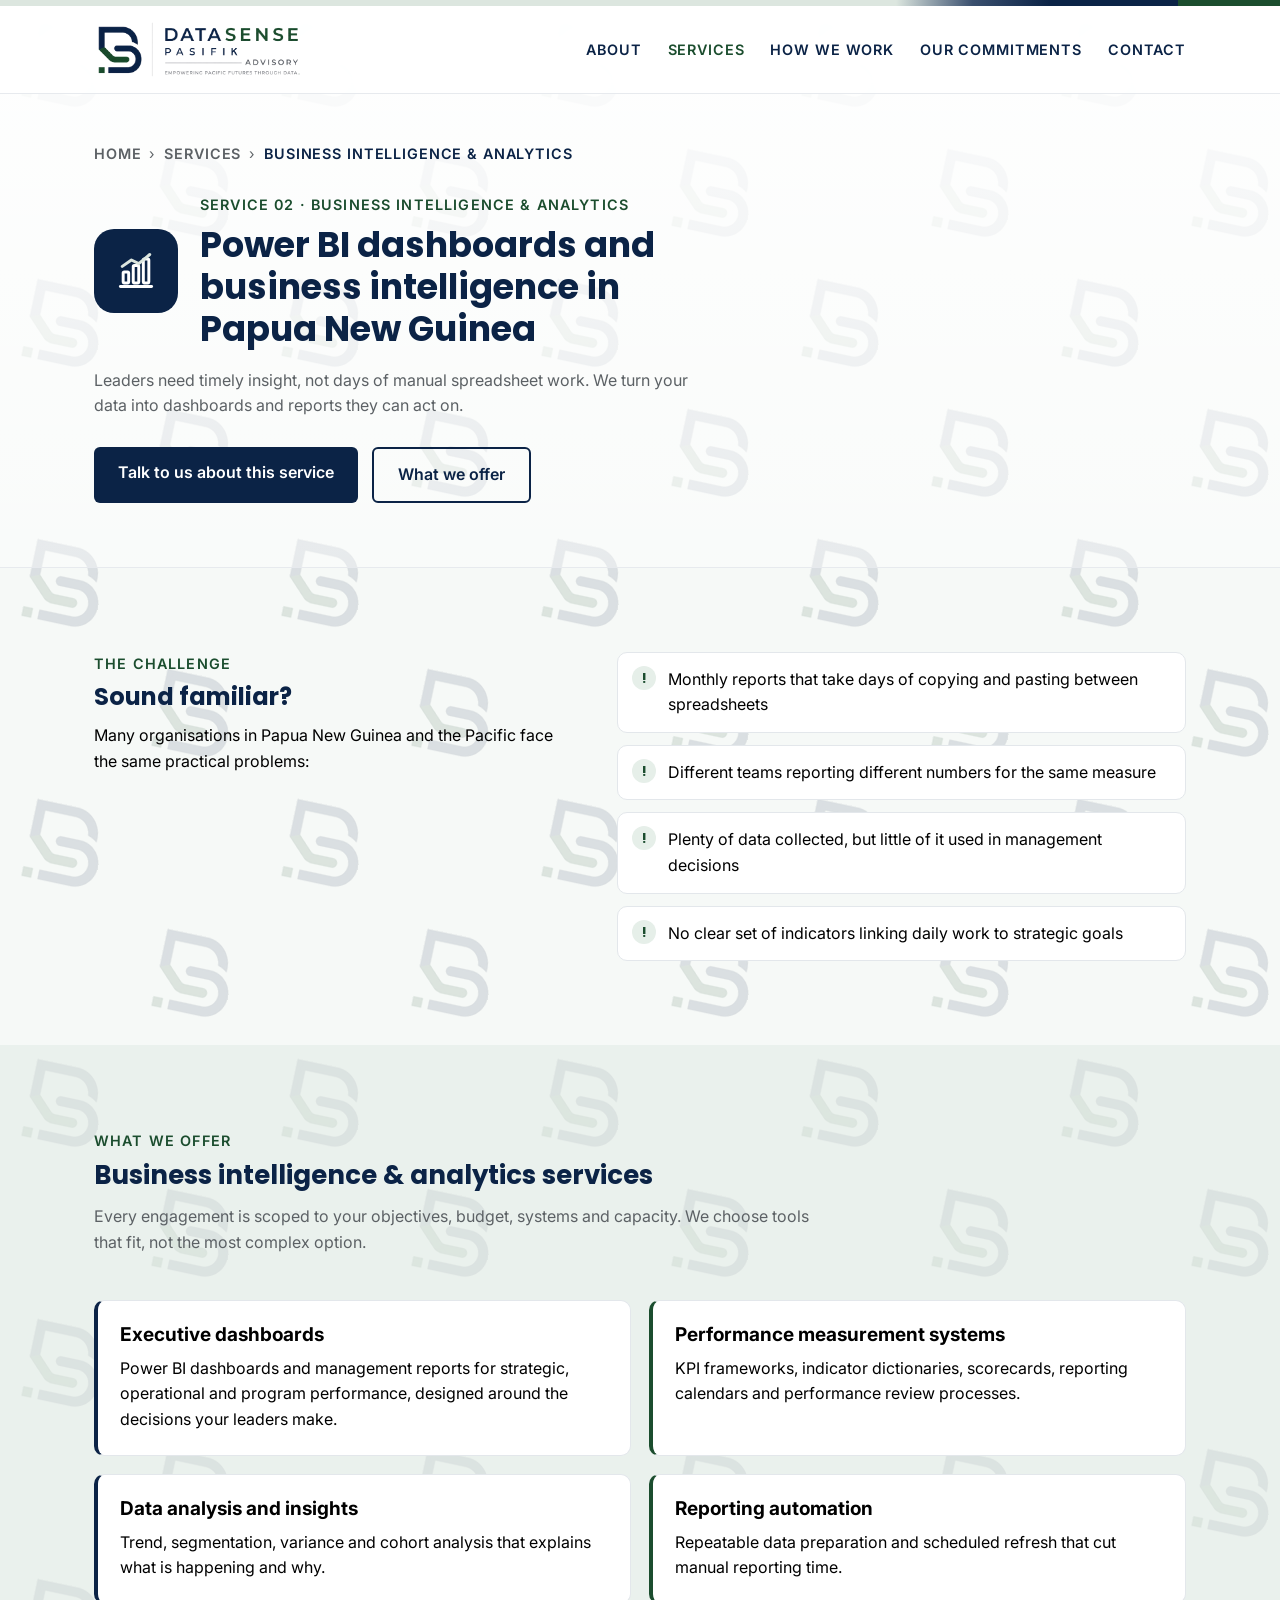
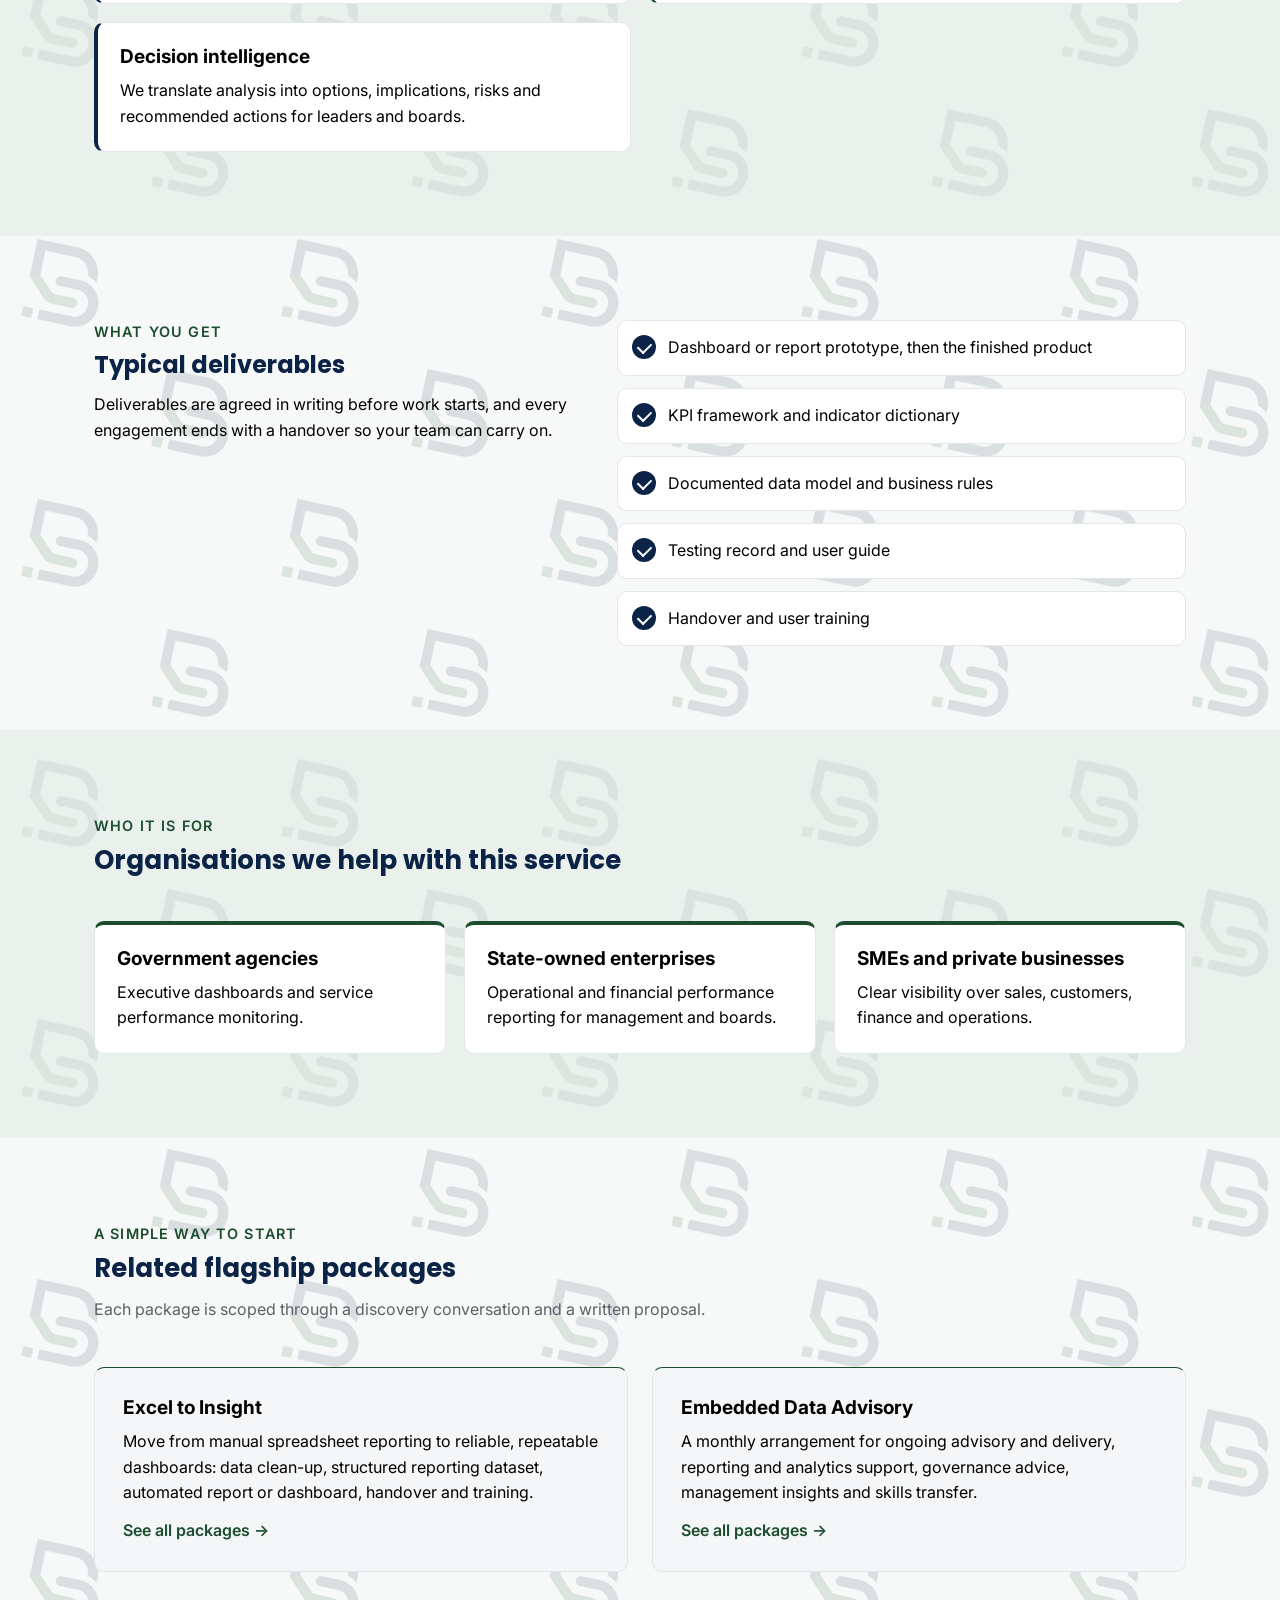
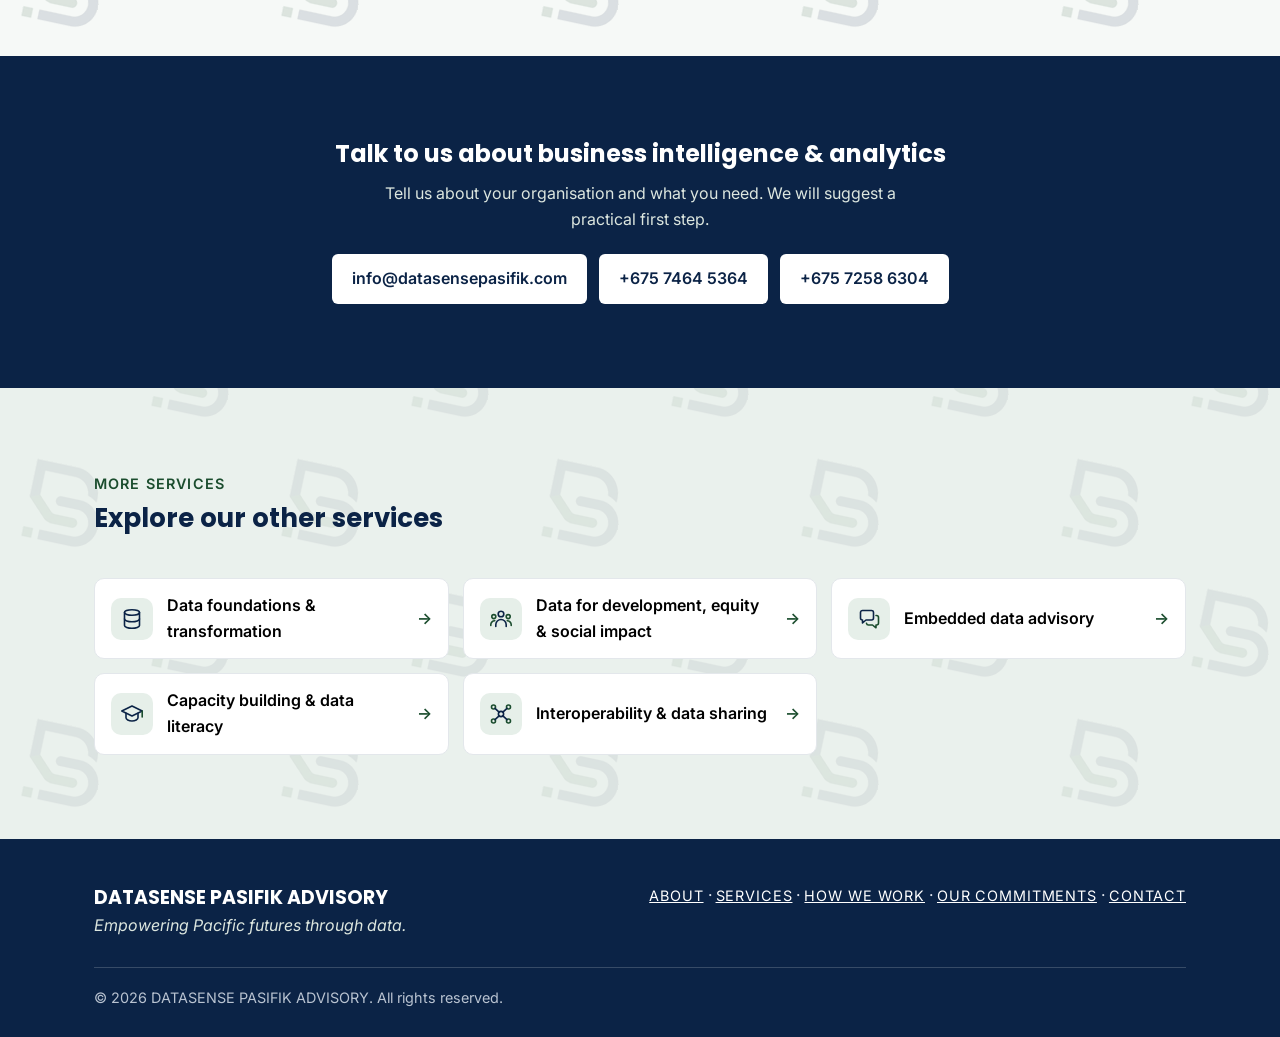
<file: services/business-intelligence/index.html>
<!DOCTYPE html>
<html lang="en-AU">
<head>
<meta charset="utf-8">
<meta name="viewport" content="width=device-width, initial-scale=1">
<title>Power BI Dashboards &amp; Business Intelligence in PNG | DataSense Pasifik Advisory</title>
<meta name="description" content="Power BI dashboards, KPI frameworks, data analysis and reporting automation for government, NGOs and businesses in Papua New Guinea and the Pacific.">
<meta name="robots" content="index, follow">
<link rel="canonical" href="https://www.datasensepasifik.com/services/business-intelligence/">
<meta property="og:site_name" content="DataSense Pasifik Advisory">
<meta property="og:title" content="Power BI Dashboards &amp; Business Intelligence in PNG | DataSense Pasifik Advisory">
<meta property="og:description" content="Power BI dashboards, KPI frameworks, data analysis and reporting automation for government, NGOs and businesses in Papua New Guinea and the Pacific.">
<meta property="og:type" content="website">
<meta property="og:url" content="https://www.datasensepasifik.com/services/business-intelligence/">
<meta property="og:image" content="https://www.datasensepasifik.com/assets/og-image.png">
<meta property="og:image:width" content="1200">
<meta property="og:image:height" content="630">
<meta property="og:locale" content="en_AU">
<meta name="twitter:card" content="summary_large_image">
<meta name="theme-color" content="#0B2346">
<script type="application/ld+json">
{
 "@context": "https://schema.org",
 "@graph": [
  {
   "@type": "Service",
   "@id": "https://www.datasensepasifik.com/services/business-intelligence/#service",
   "name": "Business intelligence and analytics",
   "serviceType": "Business intelligence and analytics",
   "description": "Power BI dashboards, KPI frameworks, data analysis and reporting automation for government, NGOs and businesses in Papua New Guinea and the Pacific.",
   "url": "https://www.datasensepasifik.com/services/business-intelligence/",
   "provider": {
    "@type": "ProfessionalService",
    "@id": "https://www.datasensepasifik.com/#business",
    "name": "DataSense Pasifik Advisory",
    "url": "https://www.datasensepasifik.com/"
   },
   "areaServed": [
    {
     "@type": "Country",
     "name": "Papua New Guinea"
    },
    {
     "@type": "Place",
     "name": "Pacific Islands"
    }
   ],
   "hasOfferCatalog": {
    "@type": "OfferCatalog",
    "name": "Business intelligence and analytics",
    "itemListElement": [
     {
      "@type": "Offer",
      "itemOffered": {
       "@type": "Service",
       "name": "Executive dashboards"
      }
     },
     {
      "@type": "Offer",
      "itemOffered": {
       "@type": "Service",
       "name": "Performance measurement systems"
      }
     },
     {
      "@type": "Offer",
      "itemOffered": {
       "@type": "Service",
       "name": "Data analysis and insights"
      }
     },
     {
      "@type": "Offer",
      "itemOffered": {
       "@type": "Service",
       "name": "Reporting automation"
      }
     },
     {
      "@type": "Offer",
      "itemOffered": {
       "@type": "Service",
       "name": "Decision intelligence"
      }
     }
    ]
   }
  },
  {
   "@type": "BreadcrumbList",
   "itemListElement": [
    {
     "@type": "ListItem",
     "position": 1,
     "name": "Home",
     "item": "https://www.datasensepasifik.com/"
    },
    {
     "@type": "ListItem",
     "position": 2,
     "name": "Services",
     "item": "https://www.datasensepasifik.com/#services"
    },
    {
     "@type": "ListItem",
     "position": 3,
     "name": "Business intelligence and analytics",
     "item": "https://www.datasensepasifik.com/services/business-intelligence/"
    }
   ]
  }
 ]
}
</script>
<link rel="icon" type="image/png" href="../../assets/favicon.png">
<link rel="apple-touch-icon" href="../../assets/favicon.png">
<link rel="preconnect" href="https://fonts.googleapis.com">
<link rel="preconnect" href="https://fonts.gstatic.com" crossorigin>
<link href="https://fonts.googleapis.com/css2?family=Inter:wght@400;500;600;700&family=Poppins:wght@600;700&display=swap" rel="stylesheet">
<link rel="stylesheet" href="../../assets/style.css">
</head>
<body class="svc-page">
<a class="skip" href="#main">Skip to content</a>
<div class="strip" aria-hidden="true"></div>
<header class="site">
  <div class="bar">
    <a class="brand" href="../../" aria-label="DataSense Pasifik Advisory home"><img src="../../assets/logo.png" alt="DataSense Pasifik Advisory" width="210" height="63"></a>
    <nav aria-label="Main">
      <button class="menu-btn" aria-expanded="false" aria-controls="menu">Menu</button>
      <ul id="menu">
        <li><a href="../../#about">About</a></li>
        <li><a href="../../#services" aria-current="page">Services</a></li>
        <li><a href="../../#approach">How we work</a></li>
        <li><a href="../../#commitments">Our commitments</a></li>
        <li><a href="#contact">Contact</a></li>
      </ul>
    </nav>
  </div>
</header>

<main id="main">
  <div class="hero svc-hero">
    <div class="wrap">
      <nav class="crumbs" aria-label="Breadcrumb"><a href="../../">Home</a><span aria-hidden="true">›</span><a href="../../#services">Services</a><span aria-hidden="true">›</span><span aria-current="page">Business intelligence &amp; analytics</span></nav>
      <div class="svc-hero-row">
        <span class="svc-icon xl" aria-hidden="true"><svg viewBox="0 0 24 24" width="44" height="44"><path d="M3.5 20.5h17"/><rect x="5" y="12.5" width="3" height="6" rx=".6"/><rect x="10.5" y="9" width="3" height="9.5" rx=".6"/><rect x="16" y="5.5" width="3" height="13" rx=".6"/><path class="acc" d="M4.5 9.5 9.5 6l4 2 6-5"/></svg></span>
        <div>
          <div class="eyebrow">Service 02 · Business intelligence &amp; analytics</div>
          <h1>Power BI dashboards and business intelligence in Papua New Guinea</h1>
        </div>
      </div>
      <p class="lead">Leaders need timely insight, not days of manual spreadsheet work. We turn your data into dashboards and reports they can act on.</p>
      <div class="cta">
        <a class="btn primary" href="#contact">Talk to us about this service</a>
        <a class="btn ghost" href="#offer">What we offer</a>
      </div>
    </div>
  </div>

  <section>
    <div class="wrap two-col">
      <div>
        <span class="kicker">The challenge</span>
        <h2>Sound familiar?</h2>
        <p>Many organisations in Papua New Guinea and the Pacific face the same practical problems:</p>
      </div>
      <ul class="challenge"><li>Monthly reports that take days of copying and pasting between spreadsheets</li><li>Different teams reporting different numbers for the same measure</li><li>Plenty of data collected, but little of it used in management decisions</li><li>No clear set of indicators linking daily work to strategic goals</li></ul>
    </div>
  </section>

  <section id="offer" class="alt">
    <div class="wrap">
      <div class="section-head">
        <span class="kicker">What we offer</span>
        <h2>Business intelligence &amp; analytics services</h2>
        <p>Every engagement is scoped to your objectives, budget, systems and capacity. We choose tools that fit, not the most complex option.</p>
      </div>
      <div class="offer-grid">
          <div class="offer"><h3>Executive dashboards</h3><p>Power BI dashboards and management reports for strategic, operational and program performance, designed around the decisions your leaders make.</p></div>
          <div class="offer"><h3>Performance measurement systems</h3><p>KPI frameworks, indicator dictionaries, scorecards, reporting calendars and performance review processes.</p></div>
          <div class="offer"><h3>Data analysis and insights</h3><p>Trend, segmentation, variance and cohort analysis that explains what is happening and why.</p></div>
          <div class="offer"><h3>Reporting automation</h3><p>Repeatable data preparation and scheduled refresh that cut manual reporting time.</p></div>
          <div class="offer"><h3>Decision intelligence</h3><p>We translate analysis into options, implications, risks and recommended actions for leaders and boards.</p></div>
      </div>
    </div>
  </section>


  <section>
    <div class="wrap two-col">
      <div>
        <span class="kicker">What you get</span>
        <h2>Typical deliverables</h2>
        <p>Deliverables are agreed in writing before work starts, and every engagement ends with a handover so your team can carry on.</p>
      </div>
      <ul class="deliv"><li>Dashboard or report prototype, then the finished product</li><li>KPI framework and indicator dictionary</li><li>Documented data model and business rules</li><li>Testing record and user guide</li><li>Handover and user training</li></ul>
    </div>
  </section>

  <section class="alt">
    <div class="wrap">
      <div class="section-head">
        <span class="kicker">Who it is for</span>
        <h2>Organisations we help with this service</h2>
      </div>
      <div class="who-grid">
          <div class="who-card"><h3>Government agencies</h3><p>Executive dashboards and service performance monitoring.</p></div>
          <div class="who-card"><h3>State-owned enterprises</h3><p>Operational and financial performance reporting for management and boards.</p></div>
          <div class="who-card"><h3>SMEs and private businesses</h3><p>Clear visibility over sales, customers, finance and operations.</p></div>
      </div>
    </div>
  </section>

  <section>
    <div class="wrap">
      <div class="section-head">
        <span class="kicker">A simple way to start</span>
        <h2>Related flagship packages</h2>
        <p>Each package is scoped through a discovery conversation and a written proposal.</p>
      </div>
      <div class="grid g2">
          <div class="card pkg"><h3>Excel to Insight</h3><p>Move from manual spreadsheet reporting to reliable, repeatable dashboards: data clean-up, structured reporting dataset, automated report or dashboard, handover and training.</p><a class="svc-link" href="../../#services">See all packages →</a></div>
          <div class="card pkg"><h3>Embedded Data Advisory</h3><p>A monthly arrangement for ongoing advisory and delivery, reporting and analytics support, governance advice, management insights and skills transfer.</p><a class="svc-link" href="../../#services">See all packages →</a></div>
      </div>
    </div>
  </section>

  <section id="contact" class="cta-band">
    <div class="wrap">
      <h2>Talk to us about business intelligence &amp; analytics</h2>
      <p>Tell us about your organisation and what you need. We will suggest a practical first step.</p>
      <div class="cta-contacts">
        <a href="mailto:info@datasensepasifik.com?subject=Business%20intelligence%20and%20analytics">info@datasensepasifik.com</a>
        <a href="tel:+67674645364">+675 7464 5364</a>
        <a href="tel:+67672586304">+675 7258 6304</a>
      </div>
    </div>
  </section>

  <section class="alt">
    <div class="wrap">
      <div class="section-head">
        <span class="kicker">More services</span>
        <h2>Explore our other services</h2>
      </div>
      <div class="more-grid">
          <a class="more-card" href="../data-foundations/"><span class="svc-icon sm" aria-hidden="true"><svg viewBox="0 0 24 24" width="24" height="24"><ellipse cx="12" cy="5.5" rx="7.5" ry="2.8"/><path d="M4.5 5.5v6.5c0 1.5 3.4 2.8 7.5 2.8s7.5-1.3 7.5-2.8V5.5"/><path d="M4.5 12v6.5c0 1.5 3.4 2.8 7.5 2.8s7.5-1.3 7.5-2.8V12"/></svg></span><span>Data foundations &amp; transformation</span><span class="arrow" aria-hidden="true">→</span></a>
          <a class="more-card" href="../data-for-development/"><span class="svc-icon sm" aria-hidden="true"><svg viewBox="0 0 24 24" width="24" height="24"><circle cx="12" cy="7" r="2.8"/><path d="M6.8 19.5v-1.8a5.2 5.2 0 0 1 10.4 0v1.8"/><circle class="acc" cx="4.8" cy="9.6" r="2"/><path class="acc" d="M1.8 18.5v-1a3.8 3.8 0 0 1 4-3.7"/><circle class="acc" cx="19.2" cy="9.6" r="2"/><path class="acc" d="M22.2 18.5v-1a3.8 3.8 0 0 0-4-3.7"/></svg></span><span>Data for development, equity &amp; social impact</span><span class="arrow" aria-hidden="true">→</span></a>
          <a class="more-card" href="../embedded-data-advisory/"><span class="svc-icon sm" aria-hidden="true"><svg viewBox="0 0 24 24" width="24" height="24"><path d="M3.5 5.5a2 2 0 0 1 2-2h9a2 2 0 0 1 2 2v5.5a2 2 0 0 1-2 2H9l-3.5 3v-3h0a2 2 0 0 1-2-2z"/><path class="acc" d="M19 8.5h.5a2 2 0 0 1 2 2V16a2 2 0 0 1-2 2h-.5v2.8L15.5 18h-4a2 2 0 0 1-2-1.6"/></svg></span><span>Embedded data advisory</span><span class="arrow" aria-hidden="true">→</span></a>
          <a class="more-card" href="../data-literacy-training/"><span class="svc-icon sm" aria-hidden="true"><svg viewBox="0 0 24 24" width="24" height="24"><path d="M12 4 1.8 9 12 14l10.2-5z"/><path d="M6 11.2v4.6c0 1.6 2.7 3.2 6 3.2s6-1.6 6-3.2v-4.6"/><path class="acc" d="M22.2 9v6"/></svg></span><span>Capacity building &amp; data literacy</span><span class="arrow" aria-hidden="true">→</span></a>
          <a class="more-card" href="../data-sharing-interoperability/"><span class="svc-icon sm" aria-hidden="true"><svg viewBox="0 0 24 24" width="24" height="24"><circle cx="12" cy="12" r="2.6"/><circle class="acc" cx="4.5" cy="5" r="2"/><circle class="acc" cx="19.5" cy="5" r="2"/><circle class="acc" cx="4.5" cy="19" r="2"/><circle class="acc" cx="19.5" cy="19" r="2"/><path d="m6 6.4 4.1 3.8M18 6.4l-4.1 3.8M6 17.6l4.1-3.8M18 17.6l-4.1-3.8"/></svg></span><span>Interoperability &amp; data sharing</span><span class="arrow" aria-hidden="true">→</span></a>
      </div>
    </div>
  </section>
</main>

<footer>
  <div class="wrap">
    <div class="cols">
      <div>
        <div class="name">DATASENSE PASIFIK ADVISORY</div>
        <div class="tag">Empowering Pacific futures through data.</div>
      </div>
      <div class="links">
        <a href="../../#about">About</a> · <a href="../../#services">Services</a> · <a href="../../#approach">How we work</a> · <a href="../../#commitments">Our commitments</a> · <a href="#contact">Contact</a>
      </div>
    </div>
    <div class="legal">© <span id="yr">2026</span> DATASENSE PASIFIK ADVISORY. All rights reserved.</div>
  </div>
</footer>

<script>
  (function(){
    var btn=document.querySelector('.menu-btn'), menu=document.getElementById('menu');
    btn.addEventListener('click',function(){var open=menu.classList.toggle('open'); btn.setAttribute('aria-expanded',open);});
    menu.addEventListener('click',function(e){ if(e.target.tagName==='A'){menu.classList.remove('open');btn.setAttribute('aria-expanded','false');} });
    document.getElementById('yr').textContent=new Date().getFullYear();
  })();
</script>
</body>
</html>
</file>
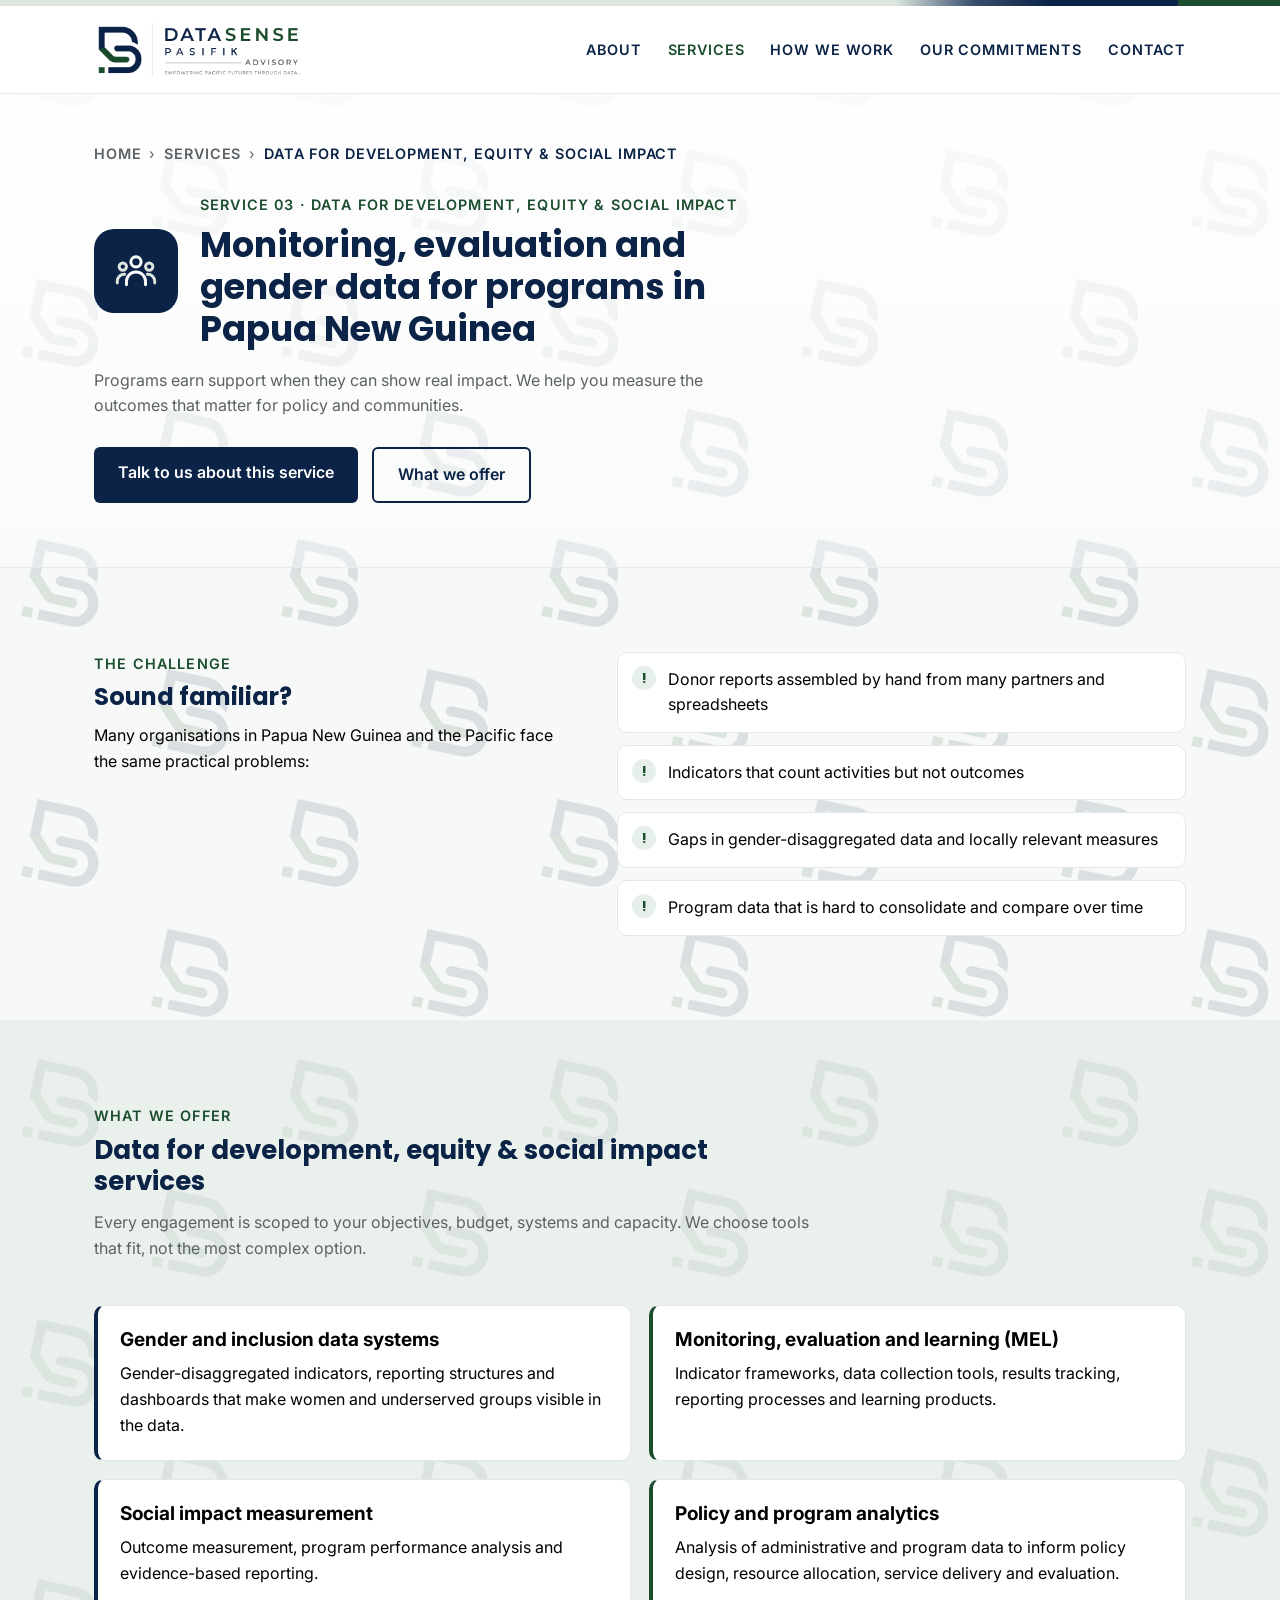
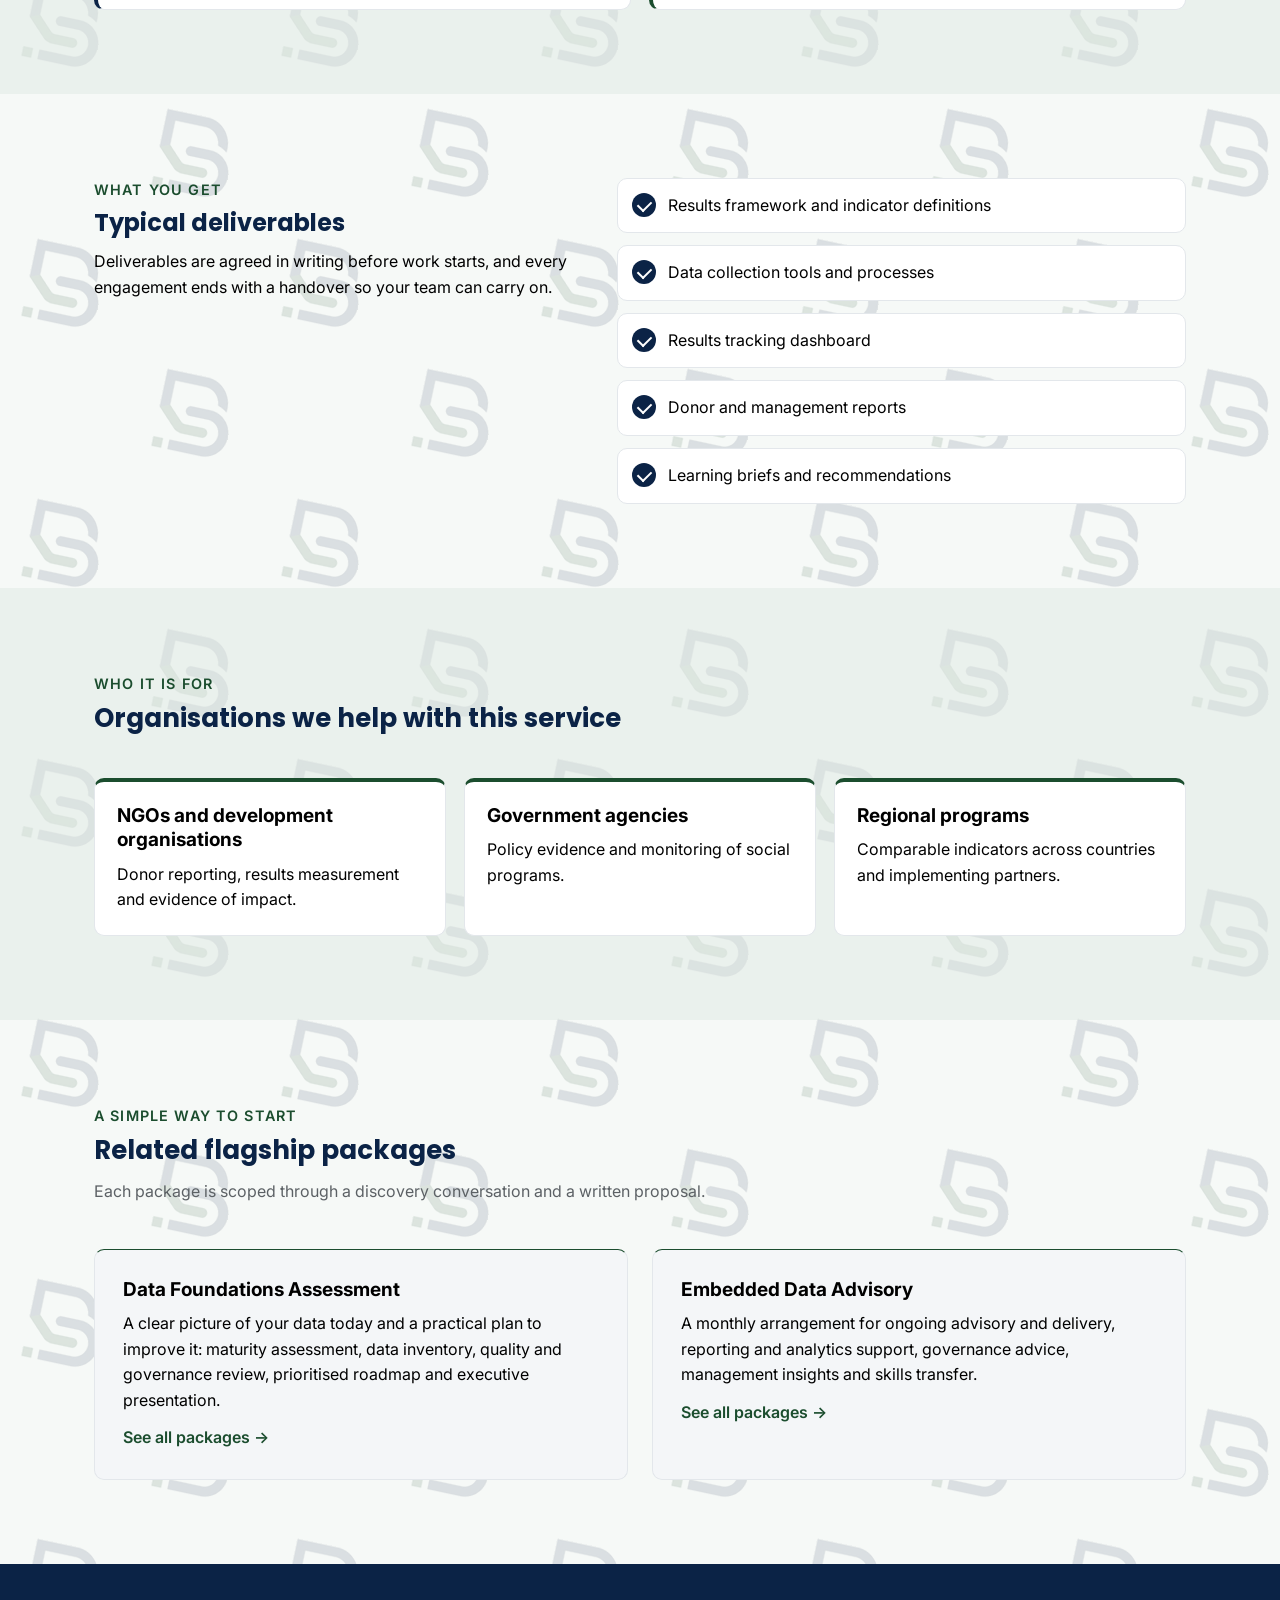
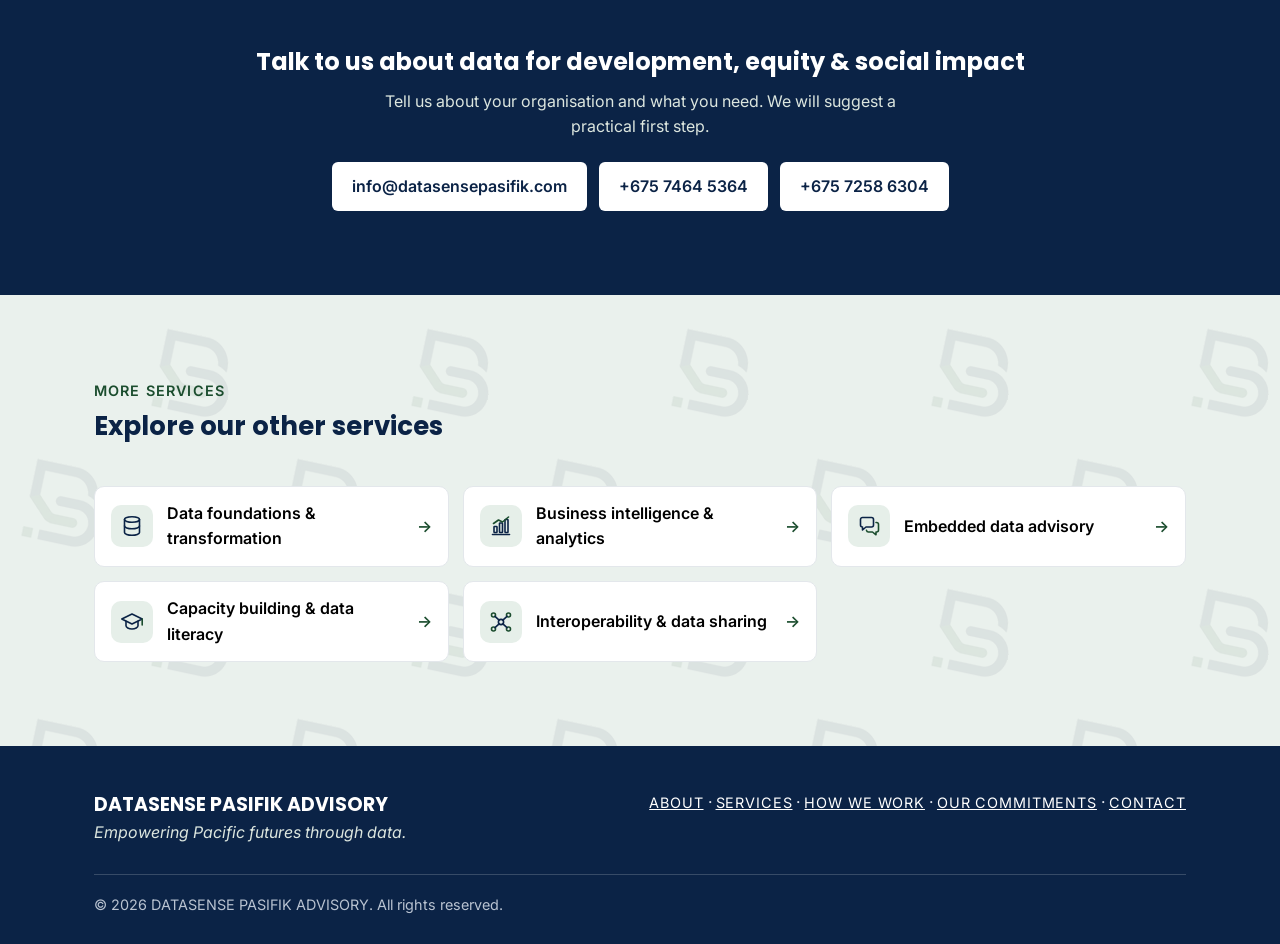
<file: services/data-for-development/index.html>
<!DOCTYPE html>
<html lang="en-AU">
<head>
<meta charset="utf-8">
<meta name="viewport" content="width=device-width, initial-scale=1">
<title>Monitoring &amp; Evaluation (MEL) and Gender Data Services in PNG | DataSense Pasifik Advisory</title>
<meta name="description" content="Monitoring, evaluation and learning (MEL) data systems, gender and inclusion data, social impact measurement and policy analytics for programs in PNG and the Pacific.">
<meta name="robots" content="index, follow">
<link rel="canonical" href="https://www.datasensepasifik.com/services/data-for-development/">
<meta property="og:site_name" content="DataSense Pasifik Advisory">
<meta property="og:title" content="Monitoring &amp; Evaluation (MEL) and Gender Data Services in PNG | DataSense Pasifik Advisory">
<meta property="og:description" content="Monitoring, evaluation and learning (MEL) data systems, gender and inclusion data, social impact measurement and policy analytics for programs in PNG and the Pacific.">
<meta property="og:type" content="website">
<meta property="og:url" content="https://www.datasensepasifik.com/services/data-for-development/">
<meta property="og:image" content="https://www.datasensepasifik.com/assets/og-image.png">
<meta property="og:image:width" content="1200">
<meta property="og:image:height" content="630">
<meta property="og:locale" content="en_AU">
<meta name="twitter:card" content="summary_large_image">
<meta name="theme-color" content="#0B2346">
<script type="application/ld+json">
{
 "@context": "https://schema.org",
 "@graph": [
  {
   "@type": "Service",
   "@id": "https://www.datasensepasifik.com/services/data-for-development/#service",
   "name": "Data for development, equity and social impact",
   "serviceType": "Data for development, equity and social impact",
   "description": "Monitoring, evaluation and learning (MEL) data systems, gender and inclusion data, social impact measurement and policy analytics for programs in PNG and the Pacific.",
   "url": "https://www.datasensepasifik.com/services/data-for-development/",
   "provider": {
    "@type": "ProfessionalService",
    "@id": "https://www.datasensepasifik.com/#business",
    "name": "DataSense Pasifik Advisory",
    "url": "https://www.datasensepasifik.com/"
   },
   "areaServed": [
    {
     "@type": "Country",
     "name": "Papua New Guinea"
    },
    {
     "@type": "Place",
     "name": "Pacific Islands"
    }
   ],
   "hasOfferCatalog": {
    "@type": "OfferCatalog",
    "name": "Data for development, equity and social impact",
    "itemListElement": [
     {
      "@type": "Offer",
      "itemOffered": {
       "@type": "Service",
       "name": "Gender and inclusion data systems"
      }
     },
     {
      "@type": "Offer",
      "itemOffered": {
       "@type": "Service",
       "name": "Monitoring, evaluation and learning (MEL)"
      }
     },
     {
      "@type": "Offer",
      "itemOffered": {
       "@type": "Service",
       "name": "Social impact measurement"
      }
     },
     {
      "@type": "Offer",
      "itemOffered": {
       "@type": "Service",
       "name": "Policy and program analytics"
      }
     }
    ]
   }
  },
  {
   "@type": "BreadcrumbList",
   "itemListElement": [
    {
     "@type": "ListItem",
     "position": 1,
     "name": "Home",
     "item": "https://www.datasensepasifik.com/"
    },
    {
     "@type": "ListItem",
     "position": 2,
     "name": "Services",
     "item": "https://www.datasensepasifik.com/#services"
    },
    {
     "@type": "ListItem",
     "position": 3,
     "name": "Data for development, equity and social impact",
     "item": "https://www.datasensepasifik.com/services/data-for-development/"
    }
   ]
  }
 ]
}
</script>
<link rel="icon" type="image/png" href="../../assets/favicon.png">
<link rel="apple-touch-icon" href="../../assets/favicon.png">
<link rel="preconnect" href="https://fonts.googleapis.com">
<link rel="preconnect" href="https://fonts.gstatic.com" crossorigin>
<link href="https://fonts.googleapis.com/css2?family=Inter:wght@400;500;600;700&family=Poppins:wght@600;700&display=swap" rel="stylesheet">
<link rel="stylesheet" href="../../assets/style.css">
</head>
<body class="svc-page">
<a class="skip" href="#main">Skip to content</a>
<div class="strip" aria-hidden="true"></div>
<header class="site">
  <div class="bar">
    <a class="brand" href="../../" aria-label="DataSense Pasifik Advisory home"><img src="../../assets/logo.png" alt="DataSense Pasifik Advisory" width="210" height="63"></a>
    <nav aria-label="Main">
      <button class="menu-btn" aria-expanded="false" aria-controls="menu">Menu</button>
      <ul id="menu">
        <li><a href="../../#about">About</a></li>
        <li><a href="../../#services" aria-current="page">Services</a></li>
        <li><a href="../../#approach">How we work</a></li>
        <li><a href="../../#commitments">Our commitments</a></li>
        <li><a href="#contact">Contact</a></li>
      </ul>
    </nav>
  </div>
</header>

<main id="main">
  <div class="hero svc-hero">
    <div class="wrap">
      <nav class="crumbs" aria-label="Breadcrumb"><a href="../../">Home</a><span aria-hidden="true">›</span><a href="../../#services">Services</a><span aria-hidden="true">›</span><span aria-current="page">Data for development, equity &amp; social impact</span></nav>
      <div class="svc-hero-row">
        <span class="svc-icon xl" aria-hidden="true"><svg viewBox="0 0 24 24" width="44" height="44"><circle cx="12" cy="7" r="2.8"/><path d="M6.8 19.5v-1.8a5.2 5.2 0 0 1 10.4 0v1.8"/><circle class="acc" cx="4.8" cy="9.6" r="2"/><path class="acc" d="M1.8 18.5v-1a3.8 3.8 0 0 1 4-3.7"/><circle class="acc" cx="19.2" cy="9.6" r="2"/><path class="acc" d="M22.2 18.5v-1a3.8 3.8 0 0 0-4-3.7"/></svg></span>
        <div>
          <div class="eyebrow">Service 03 · Data for development, equity &amp; social impact</div>
          <h1>Monitoring, evaluation and gender data for programs in Papua New Guinea</h1>
        </div>
      </div>
      <p class="lead">Programs earn support when they can show real impact. We help you measure the outcomes that matter for policy and communities.</p>
      <div class="cta">
        <a class="btn primary" href="#contact">Talk to us about this service</a>
        <a class="btn ghost" href="#offer">What we offer</a>
      </div>
    </div>
  </div>

  <section>
    <div class="wrap two-col">
      <div>
        <span class="kicker">The challenge</span>
        <h2>Sound familiar?</h2>
        <p>Many organisations in Papua New Guinea and the Pacific face the same practical problems:</p>
      </div>
      <ul class="challenge"><li>Donor reports assembled by hand from many partners and spreadsheets</li><li>Indicators that count activities but not outcomes</li><li>Gaps in gender-disaggregated data and locally relevant measures</li><li>Program data that is hard to consolidate and compare over time</li></ul>
    </div>
  </section>

  <section id="offer" class="alt">
    <div class="wrap">
      <div class="section-head">
        <span class="kicker">What we offer</span>
        <h2>Data for development, equity &amp; social impact services</h2>
        <p>Every engagement is scoped to your objectives, budget, systems and capacity. We choose tools that fit, not the most complex option.</p>
      </div>
      <div class="offer-grid">
          <div class="offer"><h3>Gender and inclusion data systems</h3><p>Gender-disaggregated indicators, reporting structures and dashboards that make women and underserved groups visible in the data.</p></div>
          <div class="offer"><h3>Monitoring, evaluation and learning (MEL)</h3><p>Indicator frameworks, data collection tools, results tracking, reporting processes and learning products.</p></div>
          <div class="offer"><h3>Social impact measurement</h3><p>Outcome measurement, program performance analysis and evidence-based reporting.</p></div>
          <div class="offer"><h3>Policy and program analytics</h3><p>Analysis of administrative and program data to inform policy design, resource allocation, service delivery and evaluation.</p></div>
      </div>
    </div>
  </section>


  <section>
    <div class="wrap two-col">
      <div>
        <span class="kicker">What you get</span>
        <h2>Typical deliverables</h2>
        <p>Deliverables are agreed in writing before work starts, and every engagement ends with a handover so your team can carry on.</p>
      </div>
      <ul class="deliv"><li>Results framework and indicator definitions</li><li>Data collection tools and processes</li><li>Results tracking dashboard</li><li>Donor and management reports</li><li>Learning briefs and recommendations</li></ul>
    </div>
  </section>

  <section class="alt">
    <div class="wrap">
      <div class="section-head">
        <span class="kicker">Who it is for</span>
        <h2>Organisations we help with this service</h2>
      </div>
      <div class="who-grid">
          <div class="who-card"><h3>NGOs and development organisations</h3><p>Donor reporting, results measurement and evidence of impact.</p></div>
          <div class="who-card"><h3>Government agencies</h3><p>Policy evidence and monitoring of social programs.</p></div>
          <div class="who-card"><h3>Regional programs</h3><p>Comparable indicators across countries and implementing partners.</p></div>
      </div>
    </div>
  </section>

  <section>
    <div class="wrap">
      <div class="section-head">
        <span class="kicker">A simple way to start</span>
        <h2>Related flagship packages</h2>
        <p>Each package is scoped through a discovery conversation and a written proposal.</p>
      </div>
      <div class="grid g2">
          <div class="card pkg"><h3>Data Foundations Assessment</h3><p>A clear picture of your data today and a practical plan to improve it: maturity assessment, data inventory, quality and governance review, prioritised roadmap and executive presentation.</p><a class="svc-link" href="../../#services">See all packages →</a></div>
          <div class="card pkg"><h3>Embedded Data Advisory</h3><p>A monthly arrangement for ongoing advisory and delivery, reporting and analytics support, governance advice, management insights and skills transfer.</p><a class="svc-link" href="../../#services">See all packages →</a></div>
      </div>
    </div>
  </section>

  <section id="contact" class="cta-band">
    <div class="wrap">
      <h2>Talk to us about data for development, equity &amp; social impact</h2>
      <p>Tell us about your organisation and what you need. We will suggest a practical first step.</p>
      <div class="cta-contacts">
        <a href="mailto:info@datasensepasifik.com?subject=Data%20for%20development,%20equity%20and%20social%20impact">info@datasensepasifik.com</a>
        <a href="tel:+67674645364">+675 7464 5364</a>
        <a href="tel:+67672586304">+675 7258 6304</a>
      </div>
    </div>
  </section>

  <section class="alt">
    <div class="wrap">
      <div class="section-head">
        <span class="kicker">More services</span>
        <h2>Explore our other services</h2>
      </div>
      <div class="more-grid">
          <a class="more-card" href="../data-foundations/"><span class="svc-icon sm" aria-hidden="true"><svg viewBox="0 0 24 24" width="24" height="24"><ellipse cx="12" cy="5.5" rx="7.5" ry="2.8"/><path d="M4.5 5.5v6.5c0 1.5 3.4 2.8 7.5 2.8s7.5-1.3 7.5-2.8V5.5"/><path d="M4.5 12v6.5c0 1.5 3.4 2.8 7.5 2.8s7.5-1.3 7.5-2.8V12"/></svg></span><span>Data foundations &amp; transformation</span><span class="arrow" aria-hidden="true">→</span></a>
          <a class="more-card" href="../business-intelligence/"><span class="svc-icon sm" aria-hidden="true"><svg viewBox="0 0 24 24" width="24" height="24"><path d="M3.5 20.5h17"/><rect x="5" y="12.5" width="3" height="6" rx=".6"/><rect x="10.5" y="9" width="3" height="9.5" rx=".6"/><rect x="16" y="5.5" width="3" height="13" rx=".6"/><path class="acc" d="M4.5 9.5 9.5 6l4 2 6-5"/></svg></span><span>Business intelligence &amp; analytics</span><span class="arrow" aria-hidden="true">→</span></a>
          <a class="more-card" href="../embedded-data-advisory/"><span class="svc-icon sm" aria-hidden="true"><svg viewBox="0 0 24 24" width="24" height="24"><path d="M3.5 5.5a2 2 0 0 1 2-2h9a2 2 0 0 1 2 2v5.5a2 2 0 0 1-2 2H9l-3.5 3v-3h0a2 2 0 0 1-2-2z"/><path class="acc" d="M19 8.5h.5a2 2 0 0 1 2 2V16a2 2 0 0 1-2 2h-.5v2.8L15.5 18h-4a2 2 0 0 1-2-1.6"/></svg></span><span>Embedded data advisory</span><span class="arrow" aria-hidden="true">→</span></a>
          <a class="more-card" href="../data-literacy-training/"><span class="svc-icon sm" aria-hidden="true"><svg viewBox="0 0 24 24" width="24" height="24"><path d="M12 4 1.8 9 12 14l10.2-5z"/><path d="M6 11.2v4.6c0 1.6 2.7 3.2 6 3.2s6-1.6 6-3.2v-4.6"/><path class="acc" d="M22.2 9v6"/></svg></span><span>Capacity building &amp; data literacy</span><span class="arrow" aria-hidden="true">→</span></a>
          <a class="more-card" href="../data-sharing-interoperability/"><span class="svc-icon sm" aria-hidden="true"><svg viewBox="0 0 24 24" width="24" height="24"><circle cx="12" cy="12" r="2.6"/><circle class="acc" cx="4.5" cy="5" r="2"/><circle class="acc" cx="19.5" cy="5" r="2"/><circle class="acc" cx="4.5" cy="19" r="2"/><circle class="acc" cx="19.5" cy="19" r="2"/><path d="m6 6.4 4.1 3.8M18 6.4l-4.1 3.8M6 17.6l4.1-3.8M18 17.6l-4.1-3.8"/></svg></span><span>Interoperability &amp; data sharing</span><span class="arrow" aria-hidden="true">→</span></a>
      </div>
    </div>
  </section>
</main>

<footer>
  <div class="wrap">
    <div class="cols">
      <div>
        <div class="name">DATASENSE PASIFIK ADVISORY</div>
        <div class="tag">Empowering Pacific futures through data.</div>
      </div>
      <div class="links">
        <a href="../../#about">About</a> · <a href="../../#services">Services</a> · <a href="../../#approach">How we work</a> · <a href="../../#commitments">Our commitments</a> · <a href="#contact">Contact</a>
      </div>
    </div>
    <div class="legal">© <span id="yr">2026</span> DATASENSE PASIFIK ADVISORY. All rights reserved.</div>
  </div>
</footer>

<script>
  (function(){
    var btn=document.querySelector('.menu-btn'), menu=document.getElementById('menu');
    btn.addEventListener('click',function(){var open=menu.classList.toggle('open'); btn.setAttribute('aria-expanded',open);});
    menu.addEventListener('click',function(e){ if(e.target.tagName==='A'){menu.classList.remove('open');btn.setAttribute('aria-expanded','false');} });
    document.getElementById('yr').textContent=new Date().getFullYear();
  })();
</script>
</body>
</html>
</file>
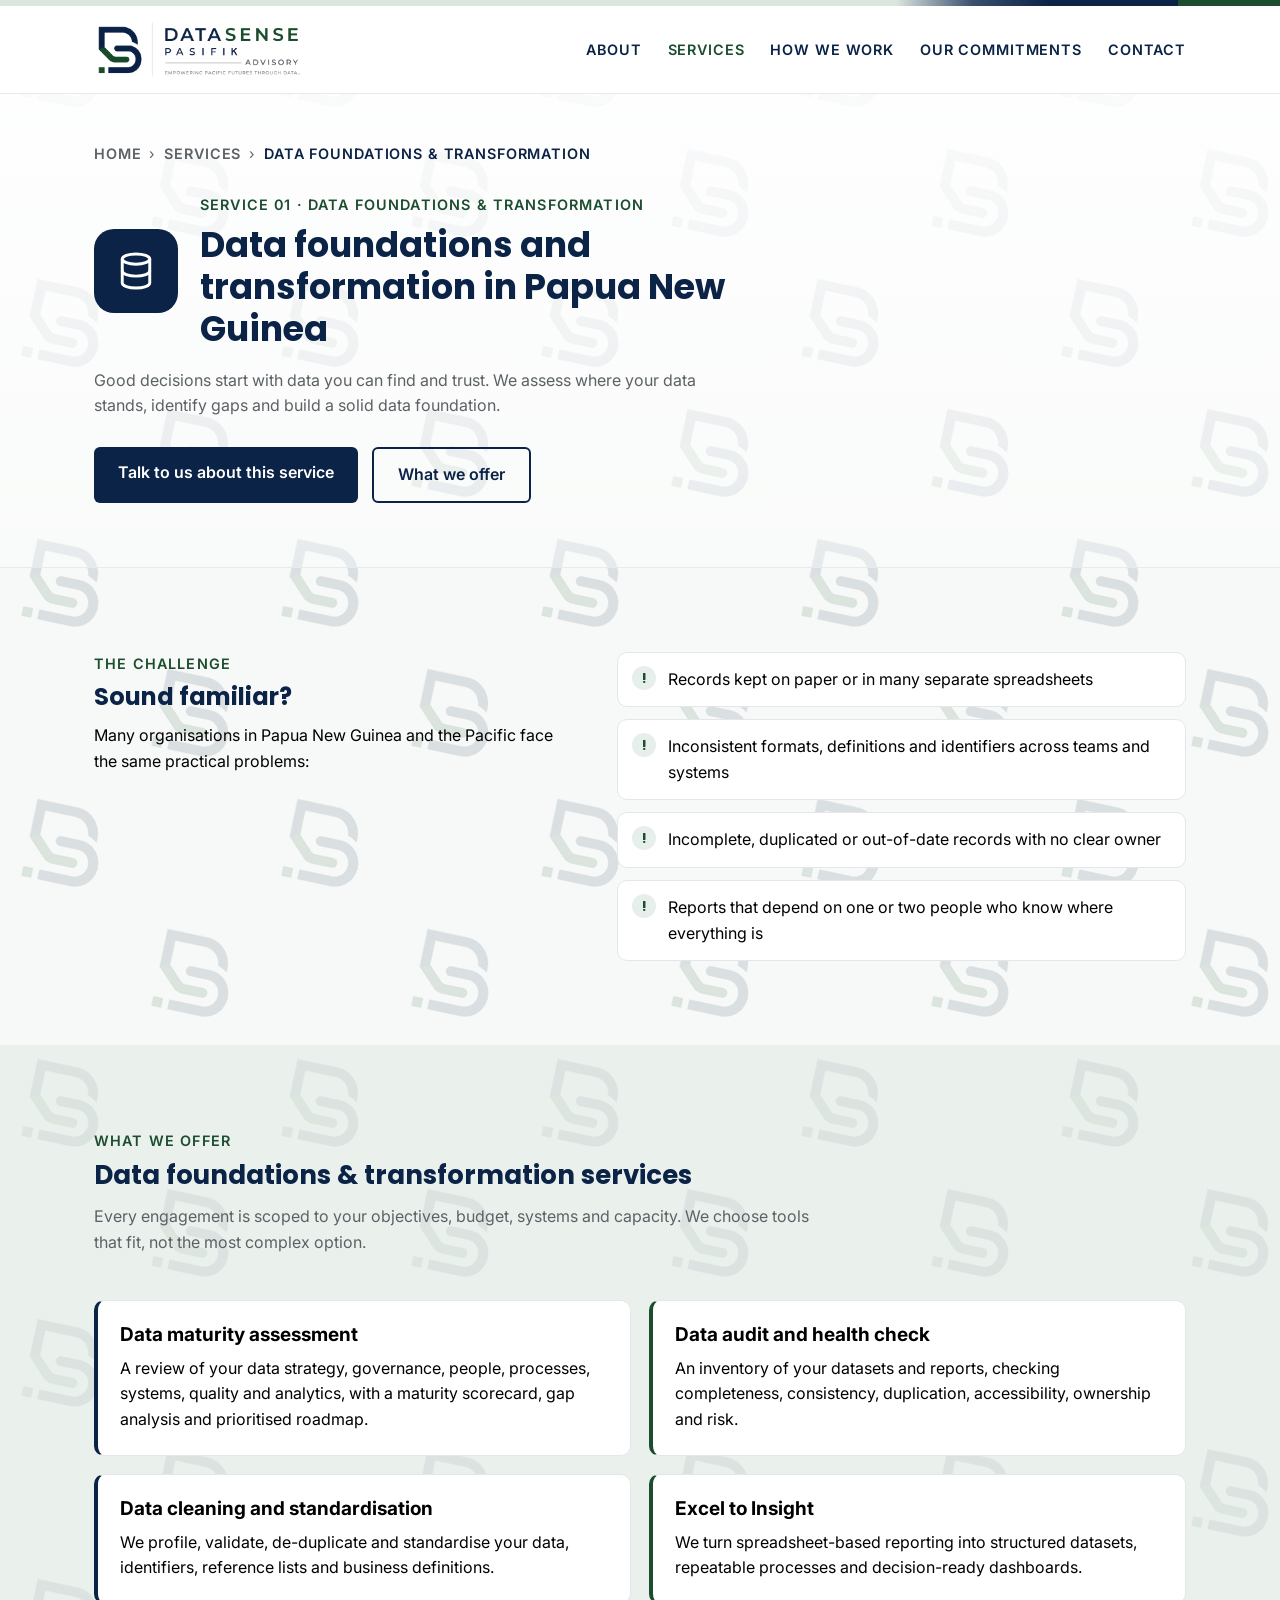
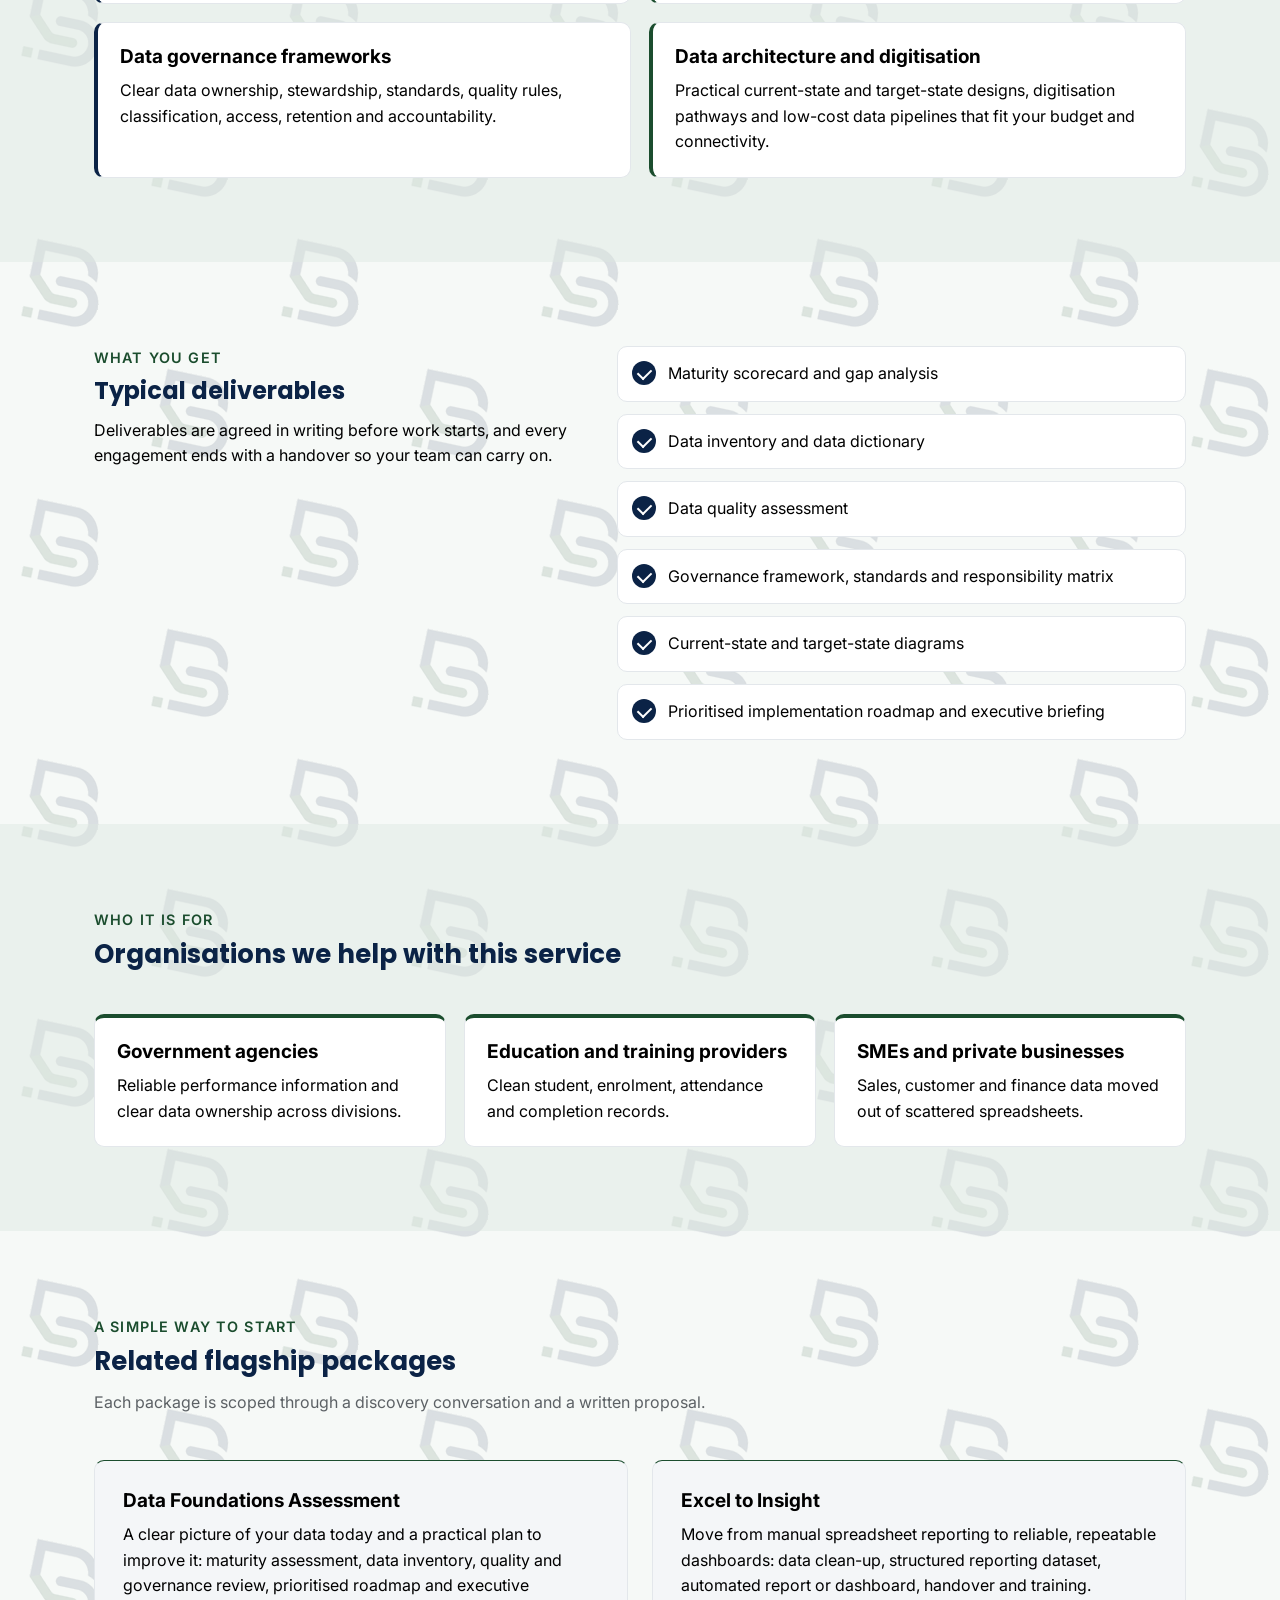
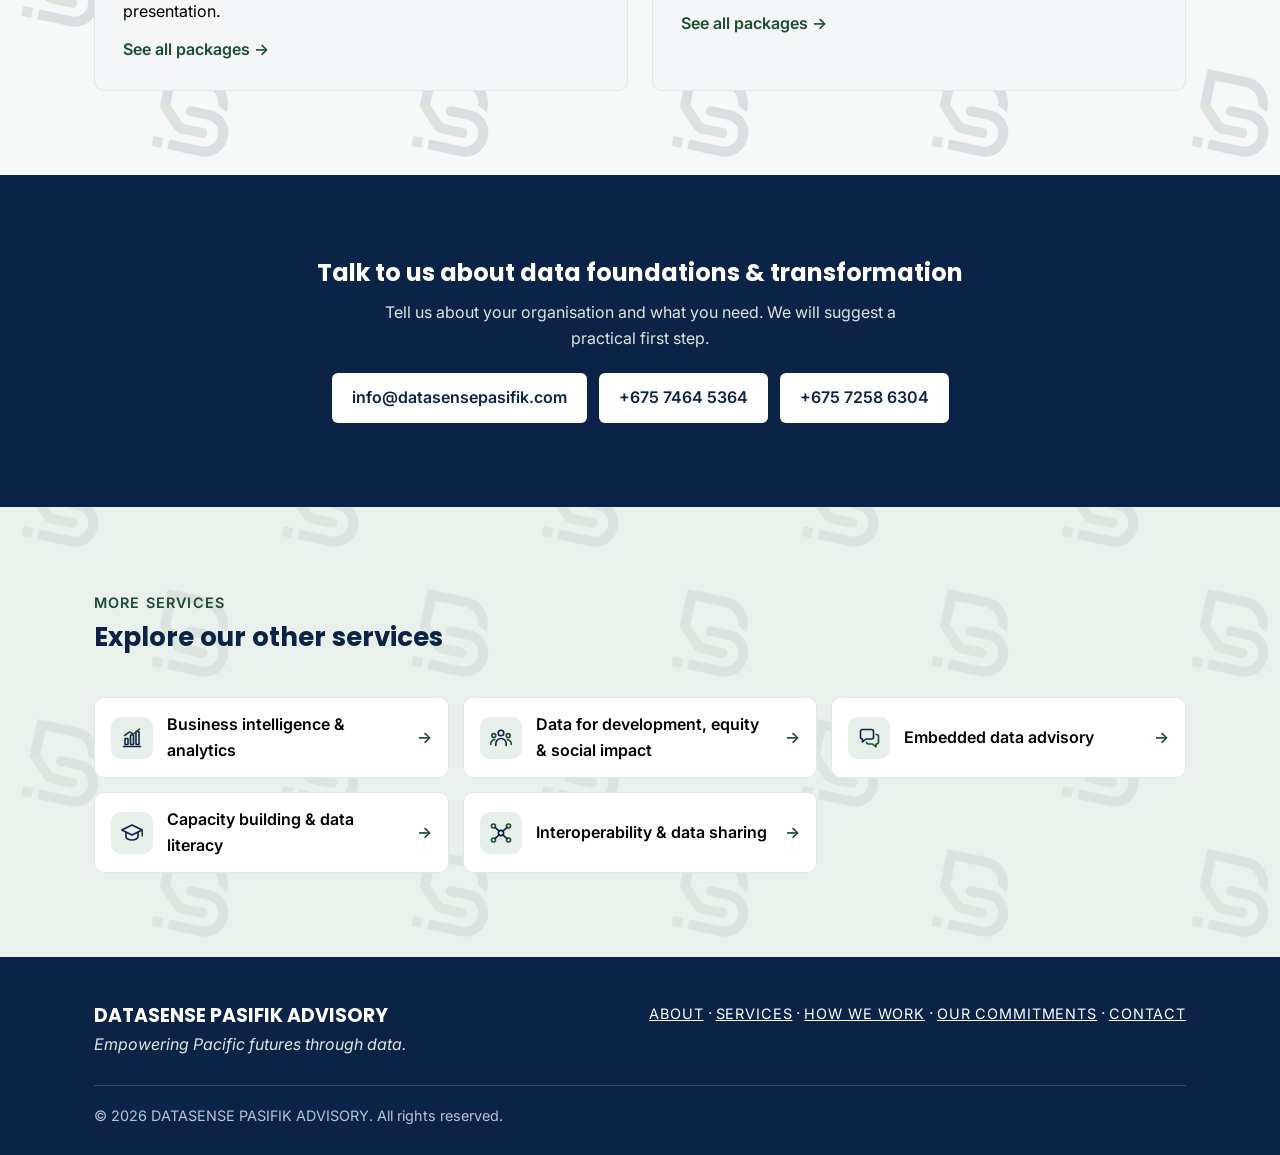
<file: services/data-foundations/index.html>
<!DOCTYPE html>
<html lang="en-AU">
<head>
<meta charset="utf-8">
<meta name="viewport" content="width=device-width, initial-scale=1">
<title>Data Governance, Data Quality &amp; Data Audits in PNG | DataSense Pasifik Advisory</title>
<meta name="description" content="Data maturity assessments, data audits, data cleaning, data governance frameworks and data architecture for organisations in Papua New Guinea and the Pacific.">
<meta name="robots" content="index, follow">
<link rel="canonical" href="https://www.datasensepasifik.com/services/data-foundations/">
<meta property="og:site_name" content="DataSense Pasifik Advisory">
<meta property="og:title" content="Data Governance, Data Quality &amp; Data Audits in PNG | DataSense Pasifik Advisory">
<meta property="og:description" content="Data maturity assessments, data audits, data cleaning, data governance frameworks and data architecture for organisations in Papua New Guinea and the Pacific.">
<meta property="og:type" content="website">
<meta property="og:url" content="https://www.datasensepasifik.com/services/data-foundations/">
<meta property="og:image" content="https://www.datasensepasifik.com/assets/og-image.png">
<meta property="og:image:width" content="1200">
<meta property="og:image:height" content="630">
<meta property="og:locale" content="en_AU">
<meta name="twitter:card" content="summary_large_image">
<meta name="theme-color" content="#0B2346">
<script type="application/ld+json">
{
 "@context": "https://schema.org",
 "@graph": [
  {
   "@type": "Service",
   "@id": "https://www.datasensepasifik.com/services/data-foundations/#service",
   "name": "Data foundations and transformation",
   "serviceType": "Data foundations and transformation",
   "description": "Data maturity assessments, data audits, data cleaning, data governance frameworks and data architecture for organisations in Papua New Guinea and the Pacific.",
   "url": "https://www.datasensepasifik.com/services/data-foundations/",
   "provider": {
    "@type": "ProfessionalService",
    "@id": "https://www.datasensepasifik.com/#business",
    "name": "DataSense Pasifik Advisory",
    "url": "https://www.datasensepasifik.com/"
   },
   "areaServed": [
    {
     "@type": "Country",
     "name": "Papua New Guinea"
    },
    {
     "@type": "Place",
     "name": "Pacific Islands"
    }
   ],
   "hasOfferCatalog": {
    "@type": "OfferCatalog",
    "name": "Data foundations and transformation",
    "itemListElement": [
     {
      "@type": "Offer",
      "itemOffered": {
       "@type": "Service",
       "name": "Data maturity assessment"
      }
     },
     {
      "@type": "Offer",
      "itemOffered": {
       "@type": "Service",
       "name": "Data audit and health check"
      }
     },
     {
      "@type": "Offer",
      "itemOffered": {
       "@type": "Service",
       "name": "Data cleaning and standardisation"
      }
     },
     {
      "@type": "Offer",
      "itemOffered": {
       "@type": "Service",
       "name": "Excel to Insight"
      }
     },
     {
      "@type": "Offer",
      "itemOffered": {
       "@type": "Service",
       "name": "Data governance frameworks"
      }
     },
     {
      "@type": "Offer",
      "itemOffered": {
       "@type": "Service",
       "name": "Data architecture and digitisation"
      }
     }
    ]
   }
  },
  {
   "@type": "BreadcrumbList",
   "itemListElement": [
    {
     "@type": "ListItem",
     "position": 1,
     "name": "Home",
     "item": "https://www.datasensepasifik.com/"
    },
    {
     "@type": "ListItem",
     "position": 2,
     "name": "Services",
     "item": "https://www.datasensepasifik.com/#services"
    },
    {
     "@type": "ListItem",
     "position": 3,
     "name": "Data foundations and transformation",
     "item": "https://www.datasensepasifik.com/services/data-foundations/"
    }
   ]
  }
 ]
}
</script>
<link rel="icon" type="image/png" href="../../assets/favicon.png">
<link rel="apple-touch-icon" href="../../assets/favicon.png">
<link rel="preconnect" href="https://fonts.googleapis.com">
<link rel="preconnect" href="https://fonts.gstatic.com" crossorigin>
<link href="https://fonts.googleapis.com/css2?family=Inter:wght@400;500;600;700&family=Poppins:wght@600;700&display=swap" rel="stylesheet">
<link rel="stylesheet" href="../../assets/style.css">
</head>
<body class="svc-page">
<a class="skip" href="#main">Skip to content</a>
<div class="strip" aria-hidden="true"></div>
<header class="site">
  <div class="bar">
    <a class="brand" href="../../" aria-label="DataSense Pasifik Advisory home"><img src="../../assets/logo.png" alt="DataSense Pasifik Advisory" width="210" height="63"></a>
    <nav aria-label="Main">
      <button class="menu-btn" aria-expanded="false" aria-controls="menu">Menu</button>
      <ul id="menu">
        <li><a href="../../#about">About</a></li>
        <li><a href="../../#services" aria-current="page">Services</a></li>
        <li><a href="../../#approach">How we work</a></li>
        <li><a href="../../#commitments">Our commitments</a></li>
        <li><a href="#contact">Contact</a></li>
      </ul>
    </nav>
  </div>
</header>

<main id="main">
  <div class="hero svc-hero">
    <div class="wrap">
      <nav class="crumbs" aria-label="Breadcrumb"><a href="../../">Home</a><span aria-hidden="true">›</span><a href="../../#services">Services</a><span aria-hidden="true">›</span><span aria-current="page">Data foundations &amp; transformation</span></nav>
      <div class="svc-hero-row">
        <span class="svc-icon xl" aria-hidden="true"><svg viewBox="0 0 24 24" width="44" height="44"><ellipse cx="12" cy="5.5" rx="7.5" ry="2.8"/><path d="M4.5 5.5v6.5c0 1.5 3.4 2.8 7.5 2.8s7.5-1.3 7.5-2.8V5.5"/><path d="M4.5 12v6.5c0 1.5 3.4 2.8 7.5 2.8s7.5-1.3 7.5-2.8V12"/></svg></span>
        <div>
          <div class="eyebrow">Service 01 · Data foundations &amp; transformation</div>
          <h1>Data foundations and transformation in Papua New Guinea</h1>
        </div>
      </div>
      <p class="lead">Good decisions start with data you can find and trust. We assess where your data stands, identify gaps and build a solid data foundation.</p>
      <div class="cta">
        <a class="btn primary" href="#contact">Talk to us about this service</a>
        <a class="btn ghost" href="#offer">What we offer</a>
      </div>
    </div>
  </div>

  <section>
    <div class="wrap two-col">
      <div>
        <span class="kicker">The challenge</span>
        <h2>Sound familiar?</h2>
        <p>Many organisations in Papua New Guinea and the Pacific face the same practical problems:</p>
      </div>
      <ul class="challenge"><li>Records kept on paper or in many separate spreadsheets</li><li>Inconsistent formats, definitions and identifiers across teams and systems</li><li>Incomplete, duplicated or out-of-date records with no clear owner</li><li>Reports that depend on one or two people who know where everything is</li></ul>
    </div>
  </section>

  <section id="offer" class="alt">
    <div class="wrap">
      <div class="section-head">
        <span class="kicker">What we offer</span>
        <h2>Data foundations &amp; transformation services</h2>
        <p>Every engagement is scoped to your objectives, budget, systems and capacity. We choose tools that fit, not the most complex option.</p>
      </div>
      <div class="offer-grid">
          <div class="offer"><h3>Data maturity assessment</h3><p>A review of your data strategy, governance, people, processes, systems, quality and analytics, with a maturity scorecard, gap analysis and prioritised roadmap.</p></div>
          <div class="offer"><h3>Data audit and health check</h3><p>An inventory of your datasets and reports, checking completeness, consistency, duplication, accessibility, ownership and risk.</p></div>
          <div class="offer"><h3>Data cleaning and standardisation</h3><p>We profile, validate, de-duplicate and standardise your data, identifiers, reference lists and business definitions.</p></div>
          <div class="offer"><h3>Excel to Insight</h3><p>We turn spreadsheet-based reporting into structured datasets, repeatable processes and decision-ready dashboards.</p></div>
          <div class="offer"><h3>Data governance frameworks</h3><p>Clear data ownership, stewardship, standards, quality rules, classification, access, retention and accountability.</p></div>
          <div class="offer"><h3>Data architecture and digitisation</h3><p>Practical current-state and target-state designs, digitisation pathways and low-cost data pipelines that fit your budget and connectivity.</p></div>
      </div>
    </div>
  </section>


  <section>
    <div class="wrap two-col">
      <div>
        <span class="kicker">What you get</span>
        <h2>Typical deliverables</h2>
        <p>Deliverables are agreed in writing before work starts, and every engagement ends with a handover so your team can carry on.</p>
      </div>
      <ul class="deliv"><li>Maturity scorecard and gap analysis</li><li>Data inventory and data dictionary</li><li>Data quality assessment</li><li>Governance framework, standards and responsibility matrix</li><li>Current-state and target-state diagrams</li><li>Prioritised implementation roadmap and executive briefing</li></ul>
    </div>
  </section>

  <section class="alt">
    <div class="wrap">
      <div class="section-head">
        <span class="kicker">Who it is for</span>
        <h2>Organisations we help with this service</h2>
      </div>
      <div class="who-grid">
          <div class="who-card"><h3>Government agencies</h3><p>Reliable performance information and clear data ownership across divisions.</p></div>
          <div class="who-card"><h3>Education and training providers</h3><p>Clean student, enrolment, attendance and completion records.</p></div>
          <div class="who-card"><h3>SMEs and private businesses</h3><p>Sales, customer and finance data moved out of scattered spreadsheets.</p></div>
      </div>
    </div>
  </section>

  <section>
    <div class="wrap">
      <div class="section-head">
        <span class="kicker">A simple way to start</span>
        <h2>Related flagship packages</h2>
        <p>Each package is scoped through a discovery conversation and a written proposal.</p>
      </div>
      <div class="grid g2">
          <div class="card pkg"><h3>Data Foundations Assessment</h3><p>A clear picture of your data today and a practical plan to improve it: maturity assessment, data inventory, quality and governance review, prioritised roadmap and executive presentation.</p><a class="svc-link" href="../../#services">See all packages →</a></div>
          <div class="card pkg"><h3>Excel to Insight</h3><p>Move from manual spreadsheet reporting to reliable, repeatable dashboards: data clean-up, structured reporting dataset, automated report or dashboard, handover and training.</p><a class="svc-link" href="../../#services">See all packages →</a></div>
      </div>
    </div>
  </section>

  <section id="contact" class="cta-band">
    <div class="wrap">
      <h2>Talk to us about data foundations &amp; transformation</h2>
      <p>Tell us about your organisation and what you need. We will suggest a practical first step.</p>
      <div class="cta-contacts">
        <a href="mailto:info@datasensepasifik.com?subject=Data%20foundations%20and%20transformation">info@datasensepasifik.com</a>
        <a href="tel:+67674645364">+675 7464 5364</a>
        <a href="tel:+67672586304">+675 7258 6304</a>
      </div>
    </div>
  </section>

  <section class="alt">
    <div class="wrap">
      <div class="section-head">
        <span class="kicker">More services</span>
        <h2>Explore our other services</h2>
      </div>
      <div class="more-grid">
          <a class="more-card" href="../business-intelligence/"><span class="svc-icon sm" aria-hidden="true"><svg viewBox="0 0 24 24" width="24" height="24"><path d="M3.5 20.5h17"/><rect x="5" y="12.5" width="3" height="6" rx=".6"/><rect x="10.5" y="9" width="3" height="9.5" rx=".6"/><rect x="16" y="5.5" width="3" height="13" rx=".6"/><path class="acc" d="M4.5 9.5 9.5 6l4 2 6-5"/></svg></span><span>Business intelligence &amp; analytics</span><span class="arrow" aria-hidden="true">→</span></a>
          <a class="more-card" href="../data-for-development/"><span class="svc-icon sm" aria-hidden="true"><svg viewBox="0 0 24 24" width="24" height="24"><circle cx="12" cy="7" r="2.8"/><path d="M6.8 19.5v-1.8a5.2 5.2 0 0 1 10.4 0v1.8"/><circle class="acc" cx="4.8" cy="9.6" r="2"/><path class="acc" d="M1.8 18.5v-1a3.8 3.8 0 0 1 4-3.7"/><circle class="acc" cx="19.2" cy="9.6" r="2"/><path class="acc" d="M22.2 18.5v-1a3.8 3.8 0 0 0-4-3.7"/></svg></span><span>Data for development, equity &amp; social impact</span><span class="arrow" aria-hidden="true">→</span></a>
          <a class="more-card" href="../embedded-data-advisory/"><span class="svc-icon sm" aria-hidden="true"><svg viewBox="0 0 24 24" width="24" height="24"><path d="M3.5 5.5a2 2 0 0 1 2-2h9a2 2 0 0 1 2 2v5.5a2 2 0 0 1-2 2H9l-3.5 3v-3h0a2 2 0 0 1-2-2z"/><path class="acc" d="M19 8.5h.5a2 2 0 0 1 2 2V16a2 2 0 0 1-2 2h-.5v2.8L15.5 18h-4a2 2 0 0 1-2-1.6"/></svg></span><span>Embedded data advisory</span><span class="arrow" aria-hidden="true">→</span></a>
          <a class="more-card" href="../data-literacy-training/"><span class="svc-icon sm" aria-hidden="true"><svg viewBox="0 0 24 24" width="24" height="24"><path d="M12 4 1.8 9 12 14l10.2-5z"/><path d="M6 11.2v4.6c0 1.6 2.7 3.2 6 3.2s6-1.6 6-3.2v-4.6"/><path class="acc" d="M22.2 9v6"/></svg></span><span>Capacity building &amp; data literacy</span><span class="arrow" aria-hidden="true">→</span></a>
          <a class="more-card" href="../data-sharing-interoperability/"><span class="svc-icon sm" aria-hidden="true"><svg viewBox="0 0 24 24" width="24" height="24"><circle cx="12" cy="12" r="2.6"/><circle class="acc" cx="4.5" cy="5" r="2"/><circle class="acc" cx="19.5" cy="5" r="2"/><circle class="acc" cx="4.5" cy="19" r="2"/><circle class="acc" cx="19.5" cy="19" r="2"/><path d="m6 6.4 4.1 3.8M18 6.4l-4.1 3.8M6 17.6l4.1-3.8M18 17.6l-4.1-3.8"/></svg></span><span>Interoperability &amp; data sharing</span><span class="arrow" aria-hidden="true">→</span></a>
      </div>
    </div>
  </section>
</main>

<footer>
  <div class="wrap">
    <div class="cols">
      <div>
        <div class="name">DATASENSE PASIFIK ADVISORY</div>
        <div class="tag">Empowering Pacific futures through data.</div>
      </div>
      <div class="links">
        <a href="../../#about">About</a> · <a href="../../#services">Services</a> · <a href="../../#approach">How we work</a> · <a href="../../#commitments">Our commitments</a> · <a href="#contact">Contact</a>
      </div>
    </div>
    <div class="legal">© <span id="yr">2026</span> DATASENSE PASIFIK ADVISORY. All rights reserved.</div>
  </div>
</footer>

<script>
  (function(){
    var btn=document.querySelector('.menu-btn'), menu=document.getElementById('menu');
    btn.addEventListener('click',function(){var open=menu.classList.toggle('open'); btn.setAttribute('aria-expanded',open);});
    menu.addEventListener('click',function(e){ if(e.target.tagName==='A'){menu.classList.remove('open');btn.setAttribute('aria-expanded','false');} });
    document.getElementById('yr').textContent=new Date().getFullYear();
  })();
</script>
</body>
</html>
</file>
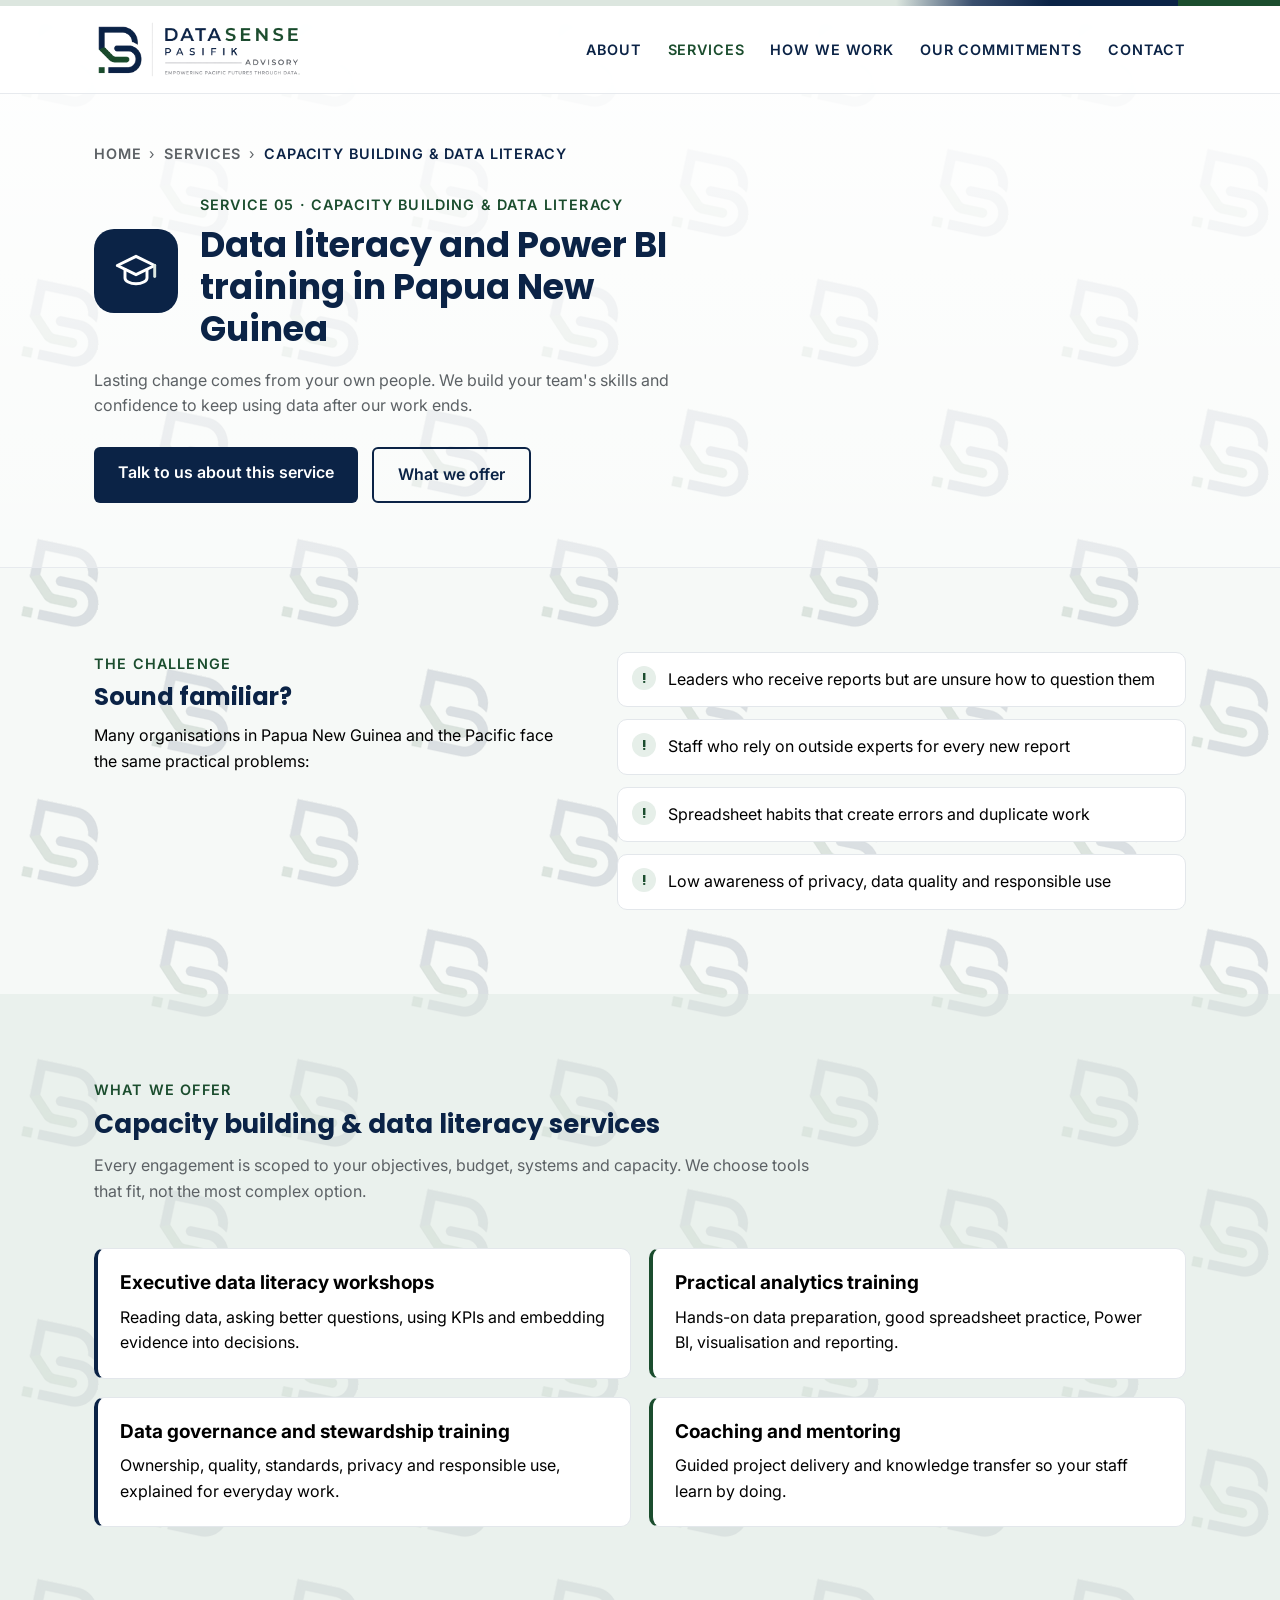
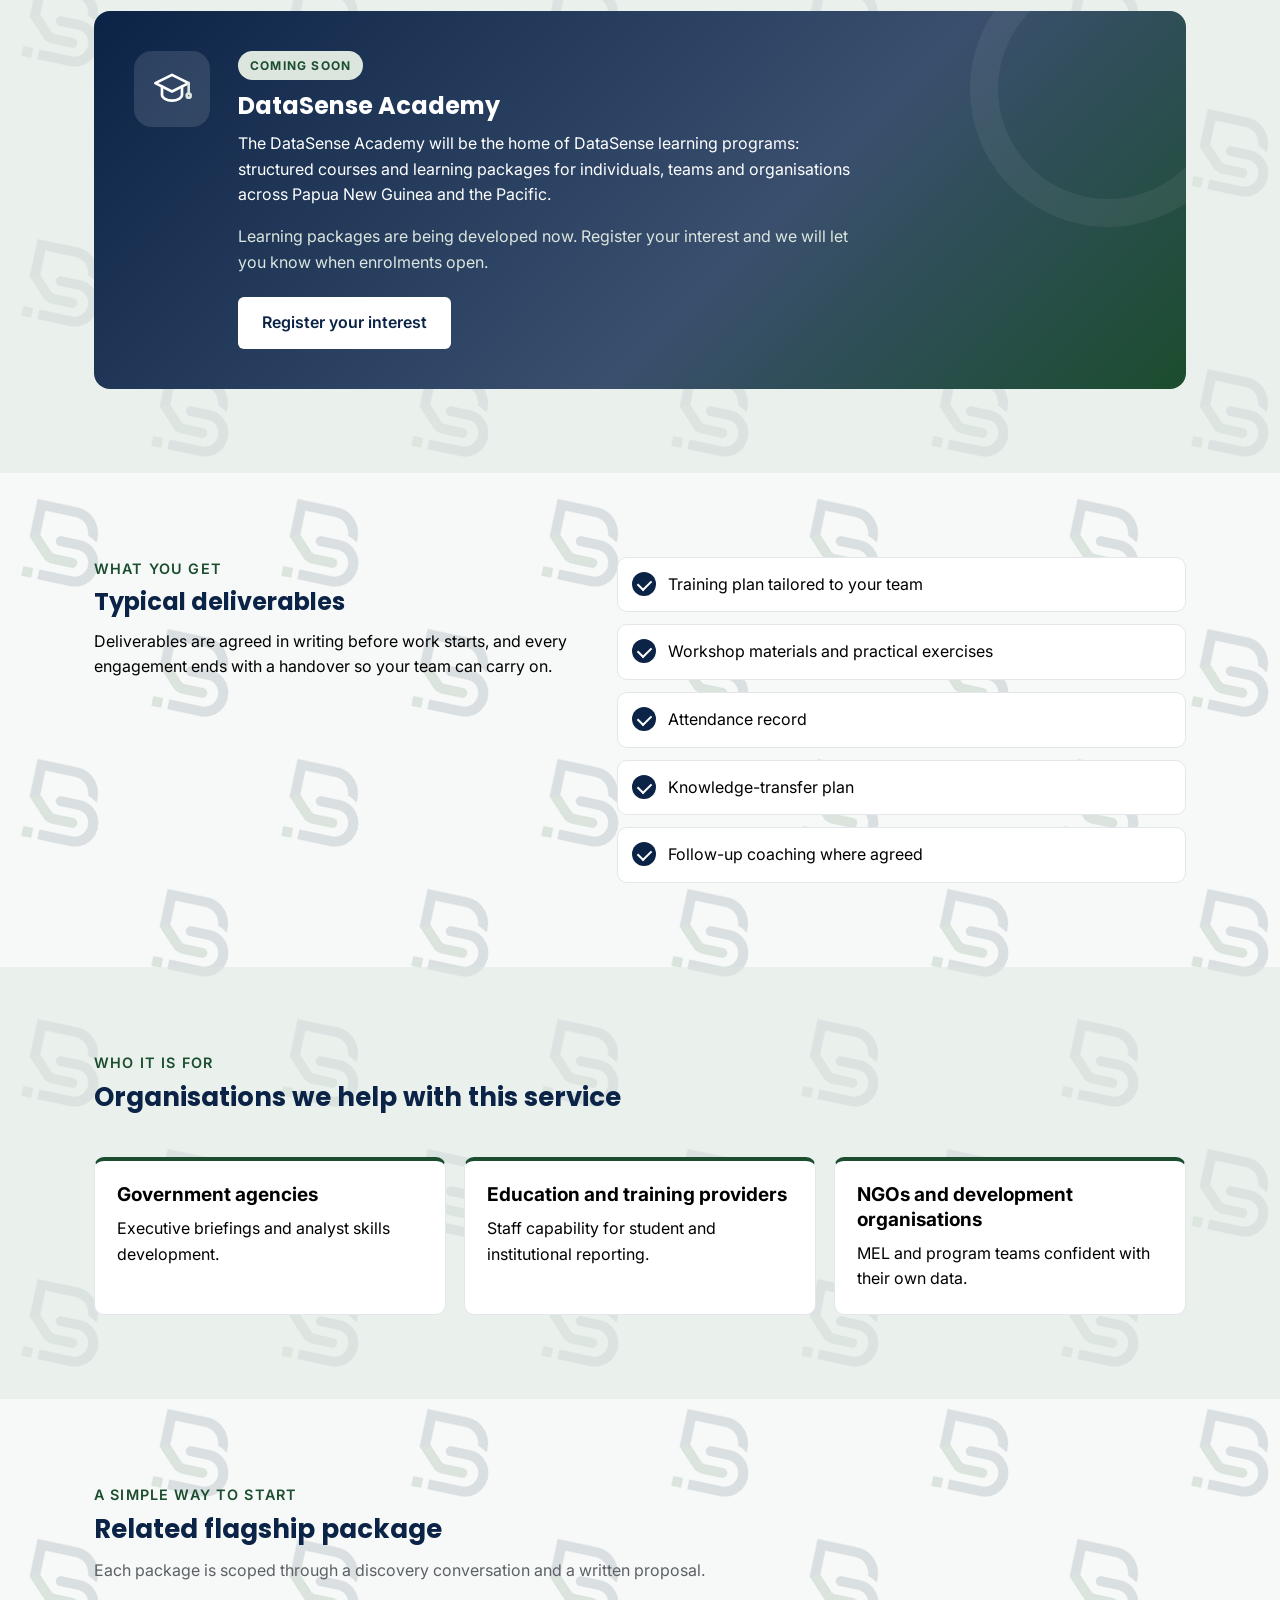
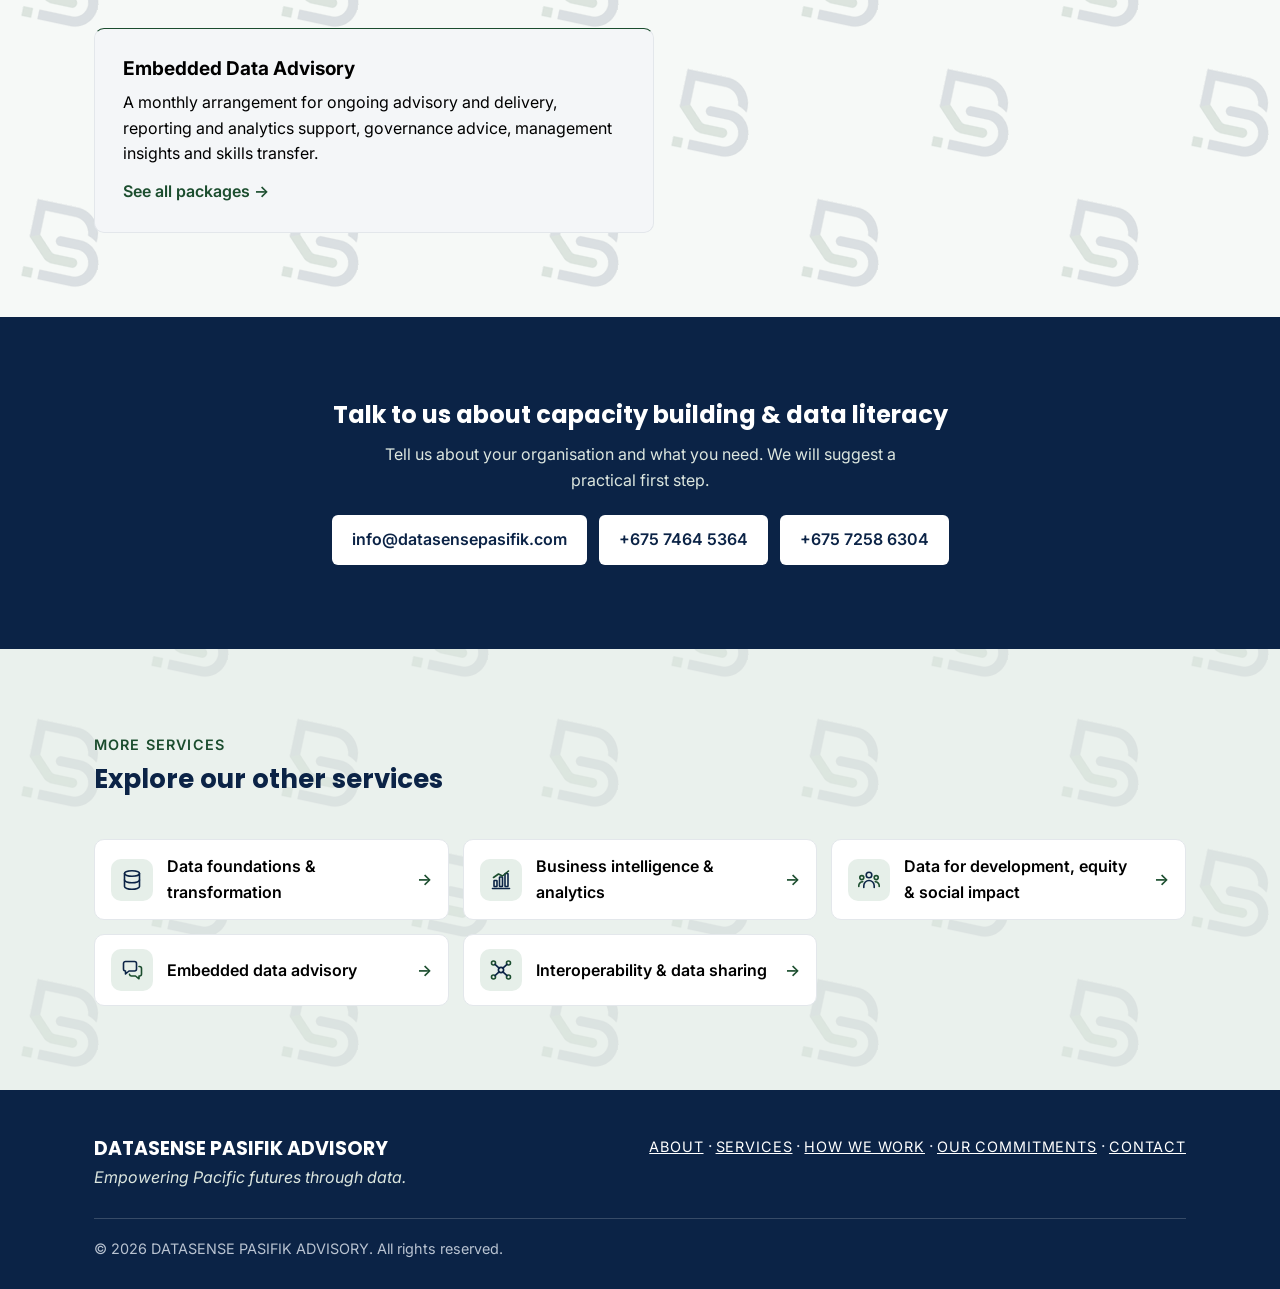
<file: services/data-literacy-training/index.html>
<!DOCTYPE html>
<html lang="en-AU">
<head>
<meta charset="utf-8">
<meta name="viewport" content="width=device-width, initial-scale=1">
<title>Data Literacy &amp; Power BI Training in PNG | DataSense Pasifik Advisory</title>
<meta name="description" content="Executive data literacy workshops, practical Power BI and analytics training, data governance training and coaching for teams in Papua New Guinea and the Pacific.">
<meta name="robots" content="index, follow">
<link rel="canonical" href="https://www.datasensepasifik.com/services/data-literacy-training/">
<meta property="og:site_name" content="DataSense Pasifik Advisory">
<meta property="og:title" content="Data Literacy &amp; Power BI Training in PNG | DataSense Pasifik Advisory">
<meta property="og:description" content="Executive data literacy workshops, practical Power BI and analytics training, data governance training and coaching for teams in Papua New Guinea and the Pacific.">
<meta property="og:type" content="website">
<meta property="og:url" content="https://www.datasensepasifik.com/services/data-literacy-training/">
<meta property="og:image" content="https://www.datasensepasifik.com/assets/og-image.png">
<meta property="og:image:width" content="1200">
<meta property="og:image:height" content="630">
<meta property="og:locale" content="en_AU">
<meta name="twitter:card" content="summary_large_image">
<meta name="theme-color" content="#0B2346">
<script type="application/ld+json">
{
 "@context": "https://schema.org",
 "@graph": [
  {
   "@type": "Service",
   "@id": "https://www.datasensepasifik.com/services/data-literacy-training/#service",
   "name": "Capacity building and data literacy",
   "serviceType": "Capacity building and data literacy",
   "description": "Executive data literacy workshops, practical Power BI and analytics training, data governance training and coaching for teams in Papua New Guinea and the Pacific.",
   "url": "https://www.datasensepasifik.com/services/data-literacy-training/",
   "provider": {
    "@type": "ProfessionalService",
    "@id": "https://www.datasensepasifik.com/#business",
    "name": "DataSense Pasifik Advisory",
    "url": "https://www.datasensepasifik.com/"
   },
   "areaServed": [
    {
     "@type": "Country",
     "name": "Papua New Guinea"
    },
    {
     "@type": "Place",
     "name": "Pacific Islands"
    }
   ],
   "hasOfferCatalog": {
    "@type": "OfferCatalog",
    "name": "Capacity building and data literacy",
    "itemListElement": [
     {
      "@type": "Offer",
      "itemOffered": {
       "@type": "Service",
       "name": "Executive data literacy workshops"
      }
     },
     {
      "@type": "Offer",
      "itemOffered": {
       "@type": "Service",
       "name": "Practical analytics training"
      }
     },
     {
      "@type": "Offer",
      "itemOffered": {
       "@type": "Service",
       "name": "Data governance and stewardship training"
      }
     },
     {
      "@type": "Offer",
      "itemOffered": {
       "@type": "Service",
       "name": "Coaching and mentoring"
      }
     }
    ]
   }
  },
  {
   "@type": "BreadcrumbList",
   "itemListElement": [
    {
     "@type": "ListItem",
     "position": 1,
     "name": "Home",
     "item": "https://www.datasensepasifik.com/"
    },
    {
     "@type": "ListItem",
     "position": 2,
     "name": "Services",
     "item": "https://www.datasensepasifik.com/#services"
    },
    {
     "@type": "ListItem",
     "position": 3,
     "name": "Capacity building and data literacy",
     "item": "https://www.datasensepasifik.com/services/data-literacy-training/"
    }
   ]
  }
 ]
}
</script>
<link rel="icon" type="image/png" href="../../assets/favicon.png">
<link rel="apple-touch-icon" href="../../assets/favicon.png">
<link rel="preconnect" href="https://fonts.googleapis.com">
<link rel="preconnect" href="https://fonts.gstatic.com" crossorigin>
<link href="https://fonts.googleapis.com/css2?family=Inter:wght@400;500;600;700&family=Poppins:wght@600;700&display=swap" rel="stylesheet">
<link rel="stylesheet" href="../../assets/style.css">
</head>
<body class="svc-page">
<a class="skip" href="#main">Skip to content</a>
<div class="strip" aria-hidden="true"></div>
<header class="site">
  <div class="bar">
    <a class="brand" href="../../" aria-label="DataSense Pasifik Advisory home"><img src="../../assets/logo.png" alt="DataSense Pasifik Advisory" width="210" height="63"></a>
    <nav aria-label="Main">
      <button class="menu-btn" aria-expanded="false" aria-controls="menu">Menu</button>
      <ul id="menu">
        <li><a href="../../#about">About</a></li>
        <li><a href="../../#services" aria-current="page">Services</a></li>
        <li><a href="../../#approach">How we work</a></li>
        <li><a href="../../#commitments">Our commitments</a></li>
        <li><a href="#contact">Contact</a></li>
      </ul>
    </nav>
  </div>
</header>

<main id="main">
  <div class="hero svc-hero">
    <div class="wrap">
      <nav class="crumbs" aria-label="Breadcrumb"><a href="../../">Home</a><span aria-hidden="true">›</span><a href="../../#services">Services</a><span aria-hidden="true">›</span><span aria-current="page">Capacity building &amp; data literacy</span></nav>
      <div class="svc-hero-row">
        <span class="svc-icon xl" aria-hidden="true"><svg viewBox="0 0 24 24" width="44" height="44"><path d="M12 4 1.8 9 12 14l10.2-5z"/><path d="M6 11.2v4.6c0 1.6 2.7 3.2 6 3.2s6-1.6 6-3.2v-4.6"/><path class="acc" d="M22.2 9v6"/></svg></span>
        <div>
          <div class="eyebrow">Service 05 · Capacity building &amp; data literacy</div>
          <h1>Data literacy and Power BI training in Papua New Guinea</h1>
        </div>
      </div>
      <p class="lead">Lasting change comes from your own people. We build your team's skills and confidence to keep using data after our work ends.</p>
      <div class="cta">
        <a class="btn primary" href="#contact">Talk to us about this service</a>
        <a class="btn ghost" href="#offer">What we offer</a>
      </div>
    </div>
  </div>

  <section>
    <div class="wrap two-col">
      <div>
        <span class="kicker">The challenge</span>
        <h2>Sound familiar?</h2>
        <p>Many organisations in Papua New Guinea and the Pacific face the same practical problems:</p>
      </div>
      <ul class="challenge"><li>Leaders who receive reports but are unsure how to question them</li><li>Staff who rely on outside experts for every new report</li><li>Spreadsheet habits that create errors and duplicate work</li><li>Low awareness of privacy, data quality and responsible use</li></ul>
    </div>
  </section>

  <section id="offer" class="alt">
    <div class="wrap">
      <div class="section-head">
        <span class="kicker">What we offer</span>
        <h2>Capacity building &amp; data literacy services</h2>
        <p>Every engagement is scoped to your objectives, budget, systems and capacity. We choose tools that fit, not the most complex option.</p>
      </div>
      <div class="offer-grid">
          <div class="offer"><h3>Executive data literacy workshops</h3><p>Reading data, asking better questions, using KPIs and embedding evidence into decisions.</p></div>
          <div class="offer"><h3>Practical analytics training</h3><p>Hands-on data preparation, good spreadsheet practice, Power BI, visualisation and reporting.</p></div>
          <div class="offer"><h3>Data governance and stewardship training</h3><p>Ownership, quality, standards, privacy and responsible use, explained for everyday work.</p></div>
          <div class="offer"><h3>Coaching and mentoring</h3><p>Guided project delivery and knowledge transfer so your staff learn by doing.</p></div>
      </div>
    </div>
  </section>

  <section class="academy-wrap">
    <div class="wrap">
      <div class="academy">
        <span class="academy-icon" aria-hidden="true"><svg viewBox="0 0 24 24" width="40" height="40"><path d="M12 3.5 2 8.5l10 5 10-5z"/><path d="M6 10.5v5c0 1.7 2.7 3.5 6 3.5s6-1.8 6-3.5v-5"/><path class="acc" d="M22 8.5v6"/><circle class="acc" cx="22" cy="16" r="1.2"/></svg></span>
        <div class="academy-body">
          <span class="badge">Coming soon</span>
          <h2>DataSense Academy</h2>
          <p>The DataSense Academy will be the home of DataSense learning programs: structured courses and learning packages for individuals, teams and organisations across Papua New Guinea and the Pacific.</p>
          <p class="academy-more">Learning packages are being developed now. Register your interest and we will let you know when enrolments open.</p>
          <a class="btn academy-btn" href="mailto:info@datasensepasifik.com?subject=DataSense%20Academy%20-%20register%20interest">Register your interest</a>
        </div>
      </div>
    </div>
  </section>

  <section>
    <div class="wrap two-col">
      <div>
        <span class="kicker">What you get</span>
        <h2>Typical deliverables</h2>
        <p>Deliverables are agreed in writing before work starts, and every engagement ends with a handover so your team can carry on.</p>
      </div>
      <ul class="deliv"><li>Training plan tailored to your team</li><li>Workshop materials and practical exercises</li><li>Attendance record</li><li>Knowledge-transfer plan</li><li>Follow-up coaching where agreed</li></ul>
    </div>
  </section>

  <section class="alt">
    <div class="wrap">
      <div class="section-head">
        <span class="kicker">Who it is for</span>
        <h2>Organisations we help with this service</h2>
      </div>
      <div class="who-grid">
          <div class="who-card"><h3>Government agencies</h3><p>Executive briefings and analyst skills development.</p></div>
          <div class="who-card"><h3>Education and training providers</h3><p>Staff capability for student and institutional reporting.</p></div>
          <div class="who-card"><h3>NGOs and development organisations</h3><p>MEL and program teams confident with their own data.</p></div>
      </div>
    </div>
  </section>

  <section>
    <div class="wrap">
      <div class="section-head">
        <span class="kicker">A simple way to start</span>
        <h2>Related flagship package</h2>
        <p>Each package is scoped through a discovery conversation and a written proposal.</p>
      </div>
      <div class="grid g1">
          <div class="card pkg"><h3>Embedded Data Advisory</h3><p>A monthly arrangement for ongoing advisory and delivery, reporting and analytics support, governance advice, management insights and skills transfer.</p><a class="svc-link" href="../../#services">See all packages →</a></div>
      </div>
    </div>
  </section>

  <section id="contact" class="cta-band">
    <div class="wrap">
      <h2>Talk to us about capacity building &amp; data literacy</h2>
      <p>Tell us about your organisation and what you need. We will suggest a practical first step.</p>
      <div class="cta-contacts">
        <a href="mailto:info@datasensepasifik.com?subject=Capacity%20building%20and%20data%20literacy">info@datasensepasifik.com</a>
        <a href="tel:+67674645364">+675 7464 5364</a>
        <a href="tel:+67672586304">+675 7258 6304</a>
      </div>
    </div>
  </section>

  <section class="alt">
    <div class="wrap">
      <div class="section-head">
        <span class="kicker">More services</span>
        <h2>Explore our other services</h2>
      </div>
      <div class="more-grid">
          <a class="more-card" href="../data-foundations/"><span class="svc-icon sm" aria-hidden="true"><svg viewBox="0 0 24 24" width="24" height="24"><ellipse cx="12" cy="5.5" rx="7.5" ry="2.8"/><path d="M4.5 5.5v6.5c0 1.5 3.4 2.8 7.5 2.8s7.5-1.3 7.5-2.8V5.5"/><path d="M4.5 12v6.5c0 1.5 3.4 2.8 7.5 2.8s7.5-1.3 7.5-2.8V12"/></svg></span><span>Data foundations &amp; transformation</span><span class="arrow" aria-hidden="true">→</span></a>
          <a class="more-card" href="../business-intelligence/"><span class="svc-icon sm" aria-hidden="true"><svg viewBox="0 0 24 24" width="24" height="24"><path d="M3.5 20.5h17"/><rect x="5" y="12.5" width="3" height="6" rx=".6"/><rect x="10.5" y="9" width="3" height="9.5" rx=".6"/><rect x="16" y="5.5" width="3" height="13" rx=".6"/><path class="acc" d="M4.5 9.5 9.5 6l4 2 6-5"/></svg></span><span>Business intelligence &amp; analytics</span><span class="arrow" aria-hidden="true">→</span></a>
          <a class="more-card" href="../data-for-development/"><span class="svc-icon sm" aria-hidden="true"><svg viewBox="0 0 24 24" width="24" height="24"><circle cx="12" cy="7" r="2.8"/><path d="M6.8 19.5v-1.8a5.2 5.2 0 0 1 10.4 0v1.8"/><circle class="acc" cx="4.8" cy="9.6" r="2"/><path class="acc" d="M1.8 18.5v-1a3.8 3.8 0 0 1 4-3.7"/><circle class="acc" cx="19.2" cy="9.6" r="2"/><path class="acc" d="M22.2 18.5v-1a3.8 3.8 0 0 0-4-3.7"/></svg></span><span>Data for development, equity &amp; social impact</span><span class="arrow" aria-hidden="true">→</span></a>
          <a class="more-card" href="../embedded-data-advisory/"><span class="svc-icon sm" aria-hidden="true"><svg viewBox="0 0 24 24" width="24" height="24"><path d="M3.5 5.5a2 2 0 0 1 2-2h9a2 2 0 0 1 2 2v5.5a2 2 0 0 1-2 2H9l-3.5 3v-3h0a2 2 0 0 1-2-2z"/><path class="acc" d="M19 8.5h.5a2 2 0 0 1 2 2V16a2 2 0 0 1-2 2h-.5v2.8L15.5 18h-4a2 2 0 0 1-2-1.6"/></svg></span><span>Embedded data advisory</span><span class="arrow" aria-hidden="true">→</span></a>
          <a class="more-card" href="../data-sharing-interoperability/"><span class="svc-icon sm" aria-hidden="true"><svg viewBox="0 0 24 24" width="24" height="24"><circle cx="12" cy="12" r="2.6"/><circle class="acc" cx="4.5" cy="5" r="2"/><circle class="acc" cx="19.5" cy="5" r="2"/><circle class="acc" cx="4.5" cy="19" r="2"/><circle class="acc" cx="19.5" cy="19" r="2"/><path d="m6 6.4 4.1 3.8M18 6.4l-4.1 3.8M6 17.6l4.1-3.8M18 17.6l-4.1-3.8"/></svg></span><span>Interoperability &amp; data sharing</span><span class="arrow" aria-hidden="true">→</span></a>
      </div>
    </div>
  </section>
</main>

<footer>
  <div class="wrap">
    <div class="cols">
      <div>
        <div class="name">DATASENSE PASIFIK ADVISORY</div>
        <div class="tag">Empowering Pacific futures through data.</div>
      </div>
      <div class="links">
        <a href="../../#about">About</a> · <a href="../../#services">Services</a> · <a href="../../#approach">How we work</a> · <a href="../../#commitments">Our commitments</a> · <a href="#contact">Contact</a>
      </div>
    </div>
    <div class="legal">© <span id="yr">2026</span> DATASENSE PASIFIK ADVISORY. All rights reserved.</div>
  </div>
</footer>

<script>
  (function(){
    var btn=document.querySelector('.menu-btn'), menu=document.getElementById('menu');
    btn.addEventListener('click',function(){var open=menu.classList.toggle('open'); btn.setAttribute('aria-expanded',open);});
    menu.addEventListener('click',function(e){ if(e.target.tagName==='A'){menu.classList.remove('open');btn.setAttribute('aria-expanded','false');} });
    document.getElementById('yr').textContent=new Date().getFullYear();
  })();
</script>
</body>
</html>
</file>
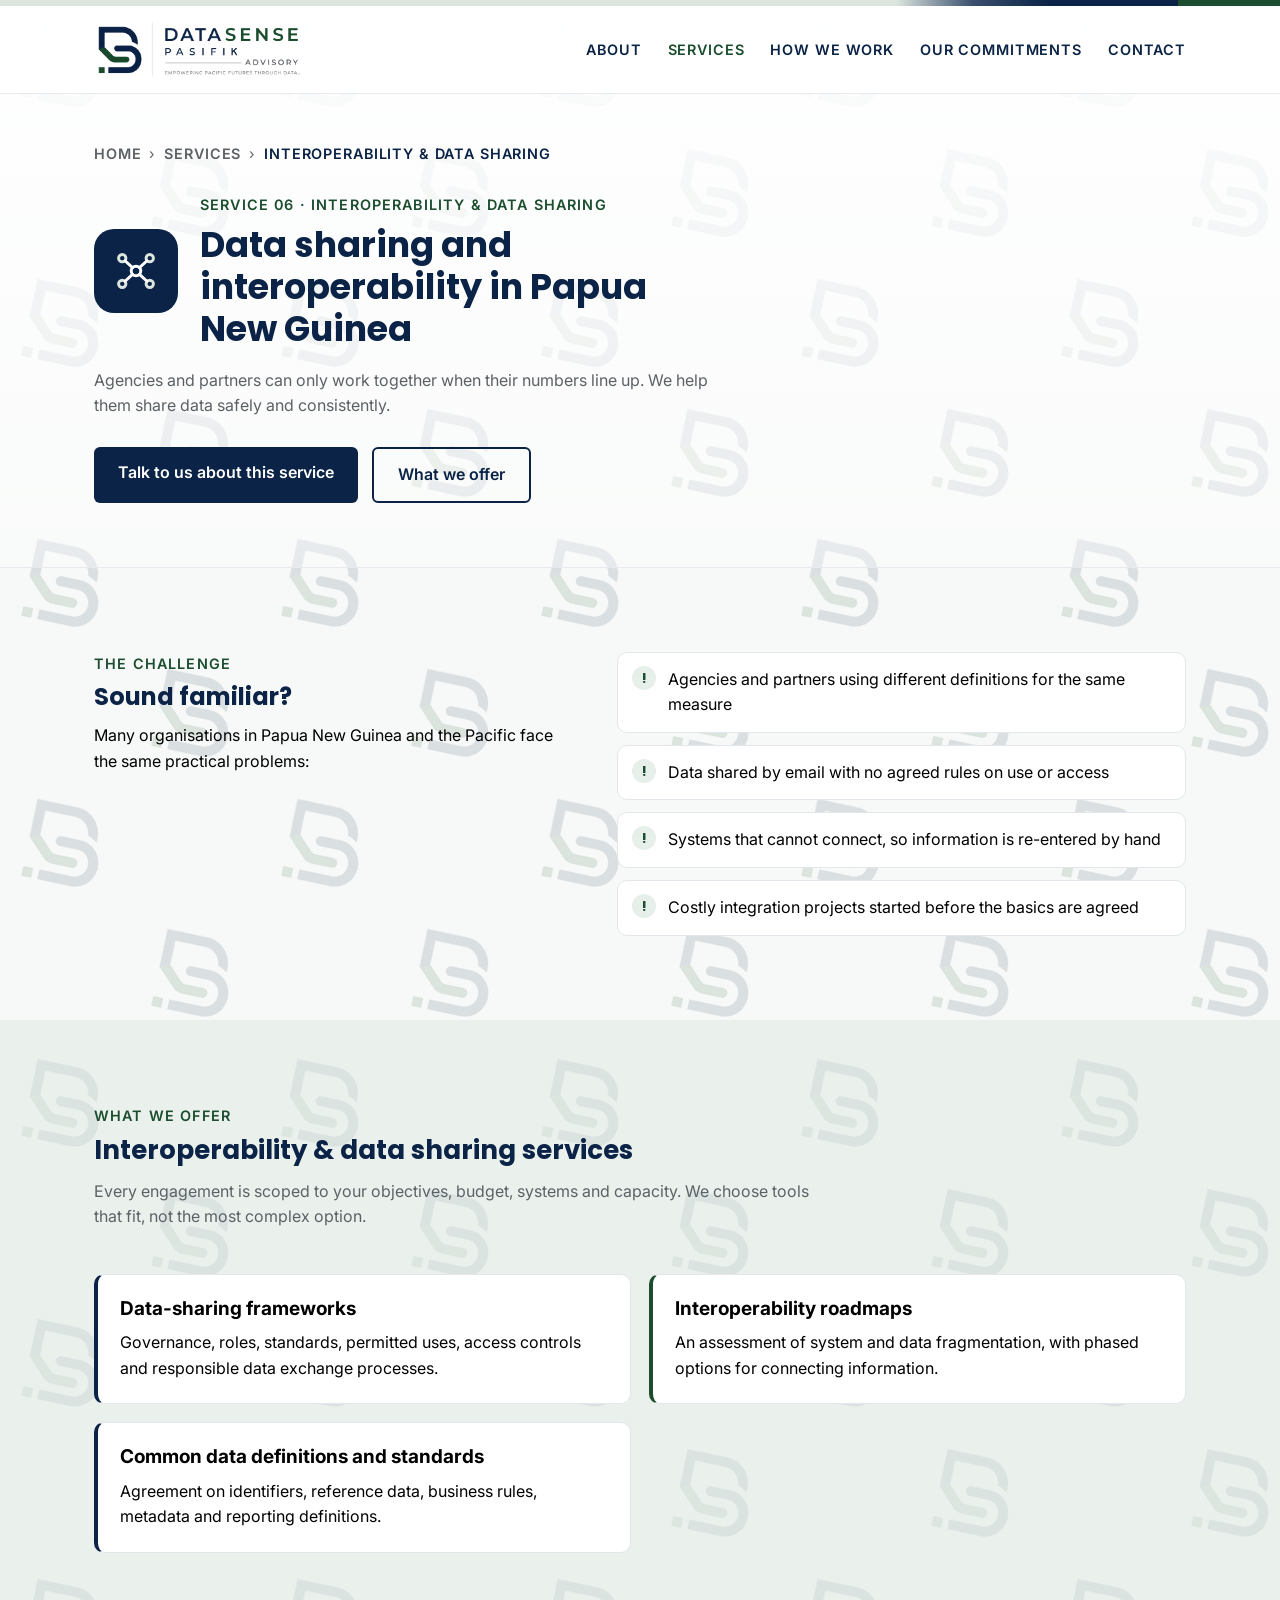
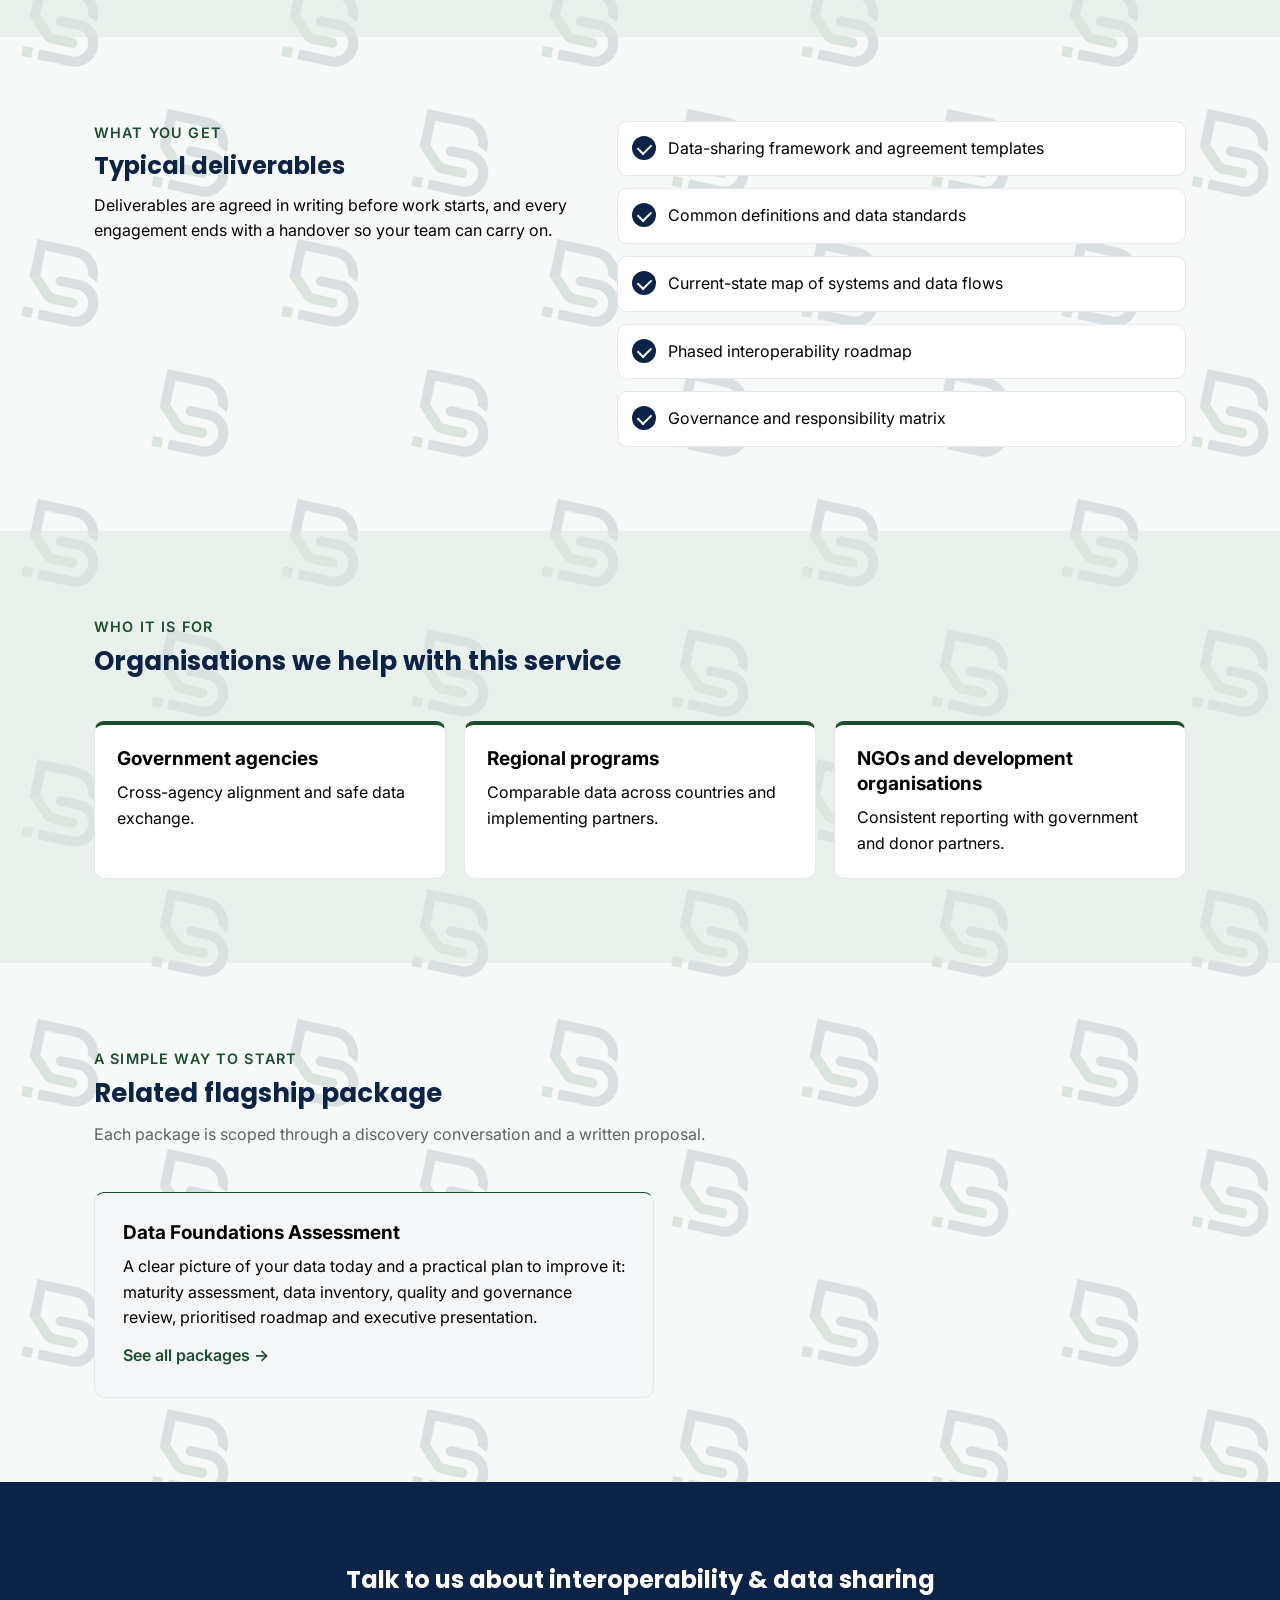
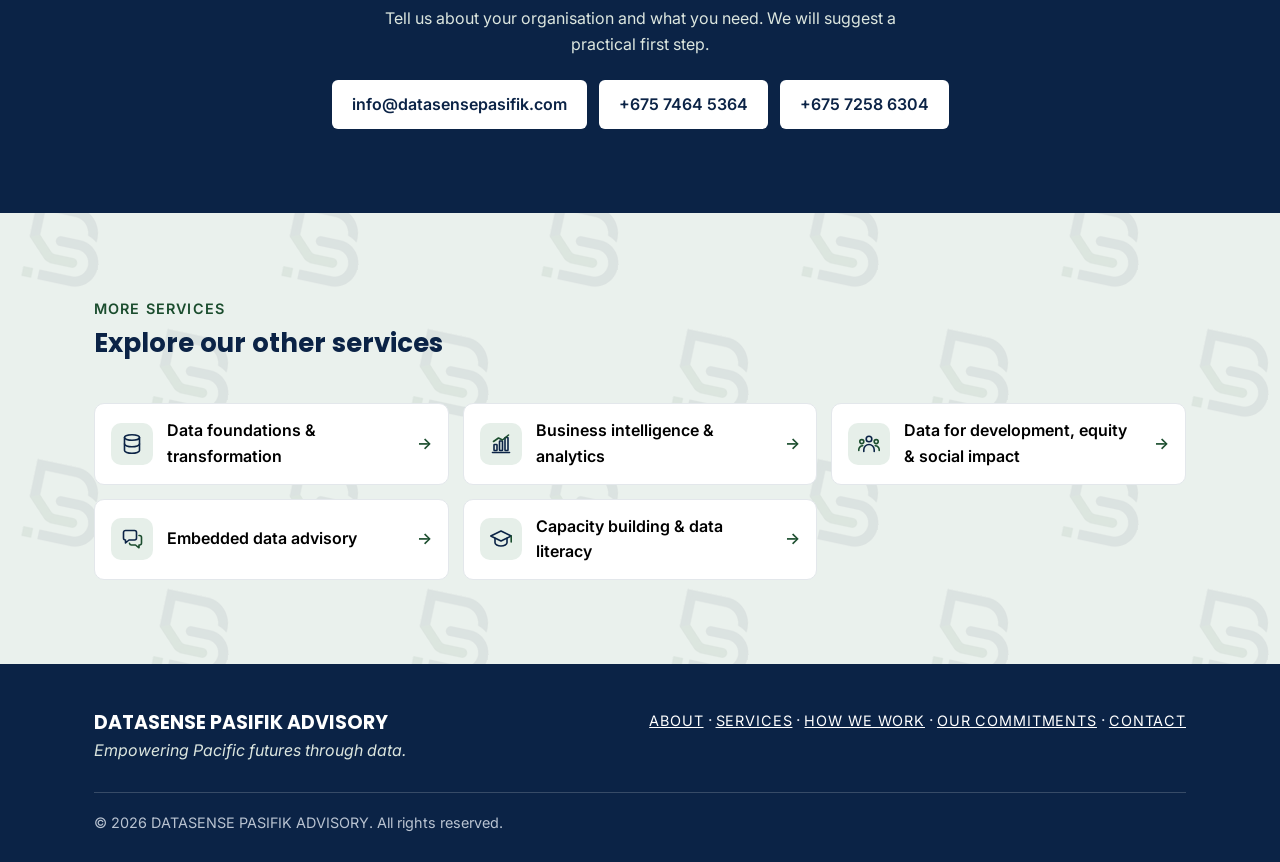
<file: services/data-sharing-interoperability/index.html>
<!DOCTYPE html>
<html lang="en-AU">
<head>
<meta charset="utf-8">
<meta name="viewport" content="width=device-width, initial-scale=1">
<title>Data Sharing &amp; Interoperability Advisory in PNG | DataSense Pasifik Advisory</title>
<meta name="description" content="Data-sharing frameworks, interoperability roadmaps and common data standards for government agencies, programs and partners in Papua New Guinea and the Pacific.">
<meta name="robots" content="index, follow">
<link rel="canonical" href="https://www.datasensepasifik.com/services/data-sharing-interoperability/">
<meta property="og:site_name" content="DataSense Pasifik Advisory">
<meta property="og:title" content="Data Sharing &amp; Interoperability Advisory in PNG | DataSense Pasifik Advisory">
<meta property="og:description" content="Data-sharing frameworks, interoperability roadmaps and common data standards for government agencies, programs and partners in Papua New Guinea and the Pacific.">
<meta property="og:type" content="website">
<meta property="og:url" content="https://www.datasensepasifik.com/services/data-sharing-interoperability/">
<meta property="og:image" content="https://www.datasensepasifik.com/assets/og-image.png">
<meta property="og:image:width" content="1200">
<meta property="og:image:height" content="630">
<meta property="og:locale" content="en_AU">
<meta name="twitter:card" content="summary_large_image">
<meta name="theme-color" content="#0B2346">
<script type="application/ld+json">
{
 "@context": "https://schema.org",
 "@graph": [
  {
   "@type": "Service",
   "@id": "https://www.datasensepasifik.com/services/data-sharing-interoperability/#service",
   "name": "Interoperability and data sharing",
   "serviceType": "Interoperability and data sharing",
   "description": "Data-sharing frameworks, interoperability roadmaps and common data standards for government agencies, programs and partners in Papua New Guinea and the Pacific.",
   "url": "https://www.datasensepasifik.com/services/data-sharing-interoperability/",
   "provider": {
    "@type": "ProfessionalService",
    "@id": "https://www.datasensepasifik.com/#business",
    "name": "DataSense Pasifik Advisory",
    "url": "https://www.datasensepasifik.com/"
   },
   "areaServed": [
    {
     "@type": "Country",
     "name": "Papua New Guinea"
    },
    {
     "@type": "Place",
     "name": "Pacific Islands"
    }
   ],
   "hasOfferCatalog": {
    "@type": "OfferCatalog",
    "name": "Interoperability and data sharing",
    "itemListElement": [
     {
      "@type": "Offer",
      "itemOffered": {
       "@type": "Service",
       "name": "Data-sharing frameworks"
      }
     },
     {
      "@type": "Offer",
      "itemOffered": {
       "@type": "Service",
       "name": "Interoperability roadmaps"
      }
     },
     {
      "@type": "Offer",
      "itemOffered": {
       "@type": "Service",
       "name": "Common data definitions and standards"
      }
     }
    ]
   }
  },
  {
   "@type": "BreadcrumbList",
   "itemListElement": [
    {
     "@type": "ListItem",
     "position": 1,
     "name": "Home",
     "item": "https://www.datasensepasifik.com/"
    },
    {
     "@type": "ListItem",
     "position": 2,
     "name": "Services",
     "item": "https://www.datasensepasifik.com/#services"
    },
    {
     "@type": "ListItem",
     "position": 3,
     "name": "Interoperability and data sharing",
     "item": "https://www.datasensepasifik.com/services/data-sharing-interoperability/"
    }
   ]
  }
 ]
}
</script>
<link rel="icon" type="image/png" href="../../assets/favicon.png">
<link rel="apple-touch-icon" href="../../assets/favicon.png">
<link rel="preconnect" href="https://fonts.googleapis.com">
<link rel="preconnect" href="https://fonts.gstatic.com" crossorigin>
<link href="https://fonts.googleapis.com/css2?family=Inter:wght@400;500;600;700&family=Poppins:wght@600;700&display=swap" rel="stylesheet">
<link rel="stylesheet" href="../../assets/style.css">
</head>
<body class="svc-page">
<a class="skip" href="#main">Skip to content</a>
<div class="strip" aria-hidden="true"></div>
<header class="site">
  <div class="bar">
    <a class="brand" href="../../" aria-label="DataSense Pasifik Advisory home"><img src="../../assets/logo.png" alt="DataSense Pasifik Advisory" width="210" height="63"></a>
    <nav aria-label="Main">
      <button class="menu-btn" aria-expanded="false" aria-controls="menu">Menu</button>
      <ul id="menu">
        <li><a href="../../#about">About</a></li>
        <li><a href="../../#services" aria-current="page">Services</a></li>
        <li><a href="../../#approach">How we work</a></li>
        <li><a href="../../#commitments">Our commitments</a></li>
        <li><a href="#contact">Contact</a></li>
      </ul>
    </nav>
  </div>
</header>

<main id="main">
  <div class="hero svc-hero">
    <div class="wrap">
      <nav class="crumbs" aria-label="Breadcrumb"><a href="../../">Home</a><span aria-hidden="true">›</span><a href="../../#services">Services</a><span aria-hidden="true">›</span><span aria-current="page">Interoperability &amp; data sharing</span></nav>
      <div class="svc-hero-row">
        <span class="svc-icon xl" aria-hidden="true"><svg viewBox="0 0 24 24" width="44" height="44"><circle cx="12" cy="12" r="2.6"/><circle class="acc" cx="4.5" cy="5" r="2"/><circle class="acc" cx="19.5" cy="5" r="2"/><circle class="acc" cx="4.5" cy="19" r="2"/><circle class="acc" cx="19.5" cy="19" r="2"/><path d="m6 6.4 4.1 3.8M18 6.4l-4.1 3.8M6 17.6l4.1-3.8M18 17.6l-4.1-3.8"/></svg></span>
        <div>
          <div class="eyebrow">Service 06 · Interoperability &amp; data sharing</div>
          <h1>Data sharing and interoperability in Papua New Guinea</h1>
        </div>
      </div>
      <p class="lead">Agencies and partners can only work together when their numbers line up. We help them share data safely and consistently.</p>
      <div class="cta">
        <a class="btn primary" href="#contact">Talk to us about this service</a>
        <a class="btn ghost" href="#offer">What we offer</a>
      </div>
    </div>
  </div>

  <section>
    <div class="wrap two-col">
      <div>
        <span class="kicker">The challenge</span>
        <h2>Sound familiar?</h2>
        <p>Many organisations in Papua New Guinea and the Pacific face the same practical problems:</p>
      </div>
      <ul class="challenge"><li>Agencies and partners using different definitions for the same measure</li><li>Data shared by email with no agreed rules on use or access</li><li>Systems that cannot connect, so information is re-entered by hand</li><li>Costly integration projects started before the basics are agreed</li></ul>
    </div>
  </section>

  <section id="offer" class="alt">
    <div class="wrap">
      <div class="section-head">
        <span class="kicker">What we offer</span>
        <h2>Interoperability &amp; data sharing services</h2>
        <p>Every engagement is scoped to your objectives, budget, systems and capacity. We choose tools that fit, not the most complex option.</p>
      </div>
      <div class="offer-grid">
          <div class="offer"><h3>Data-sharing frameworks</h3><p>Governance, roles, standards, permitted uses, access controls and responsible data exchange processes.</p></div>
          <div class="offer"><h3>Interoperability roadmaps</h3><p>An assessment of system and data fragmentation, with phased options for connecting information.</p></div>
          <div class="offer"><h3>Common data definitions and standards</h3><p>Agreement on identifiers, reference data, business rules, metadata and reporting definitions.</p></div>
      </div>
    </div>
  </section>


  <section>
    <div class="wrap two-col">
      <div>
        <span class="kicker">What you get</span>
        <h2>Typical deliverables</h2>
        <p>Deliverables are agreed in writing before work starts, and every engagement ends with a handover so your team can carry on.</p>
      </div>
      <ul class="deliv"><li>Data-sharing framework and agreement templates</li><li>Common definitions and data standards</li><li>Current-state map of systems and data flows</li><li>Phased interoperability roadmap</li><li>Governance and responsibility matrix</li></ul>
    </div>
  </section>

  <section class="alt">
    <div class="wrap">
      <div class="section-head">
        <span class="kicker">Who it is for</span>
        <h2>Organisations we help with this service</h2>
      </div>
      <div class="who-grid">
          <div class="who-card"><h3>Government agencies</h3><p>Cross-agency alignment and safe data exchange.</p></div>
          <div class="who-card"><h3>Regional programs</h3><p>Comparable data across countries and implementing partners.</p></div>
          <div class="who-card"><h3>NGOs and development organisations</h3><p>Consistent reporting with government and donor partners.</p></div>
      </div>
    </div>
  </section>

  <section>
    <div class="wrap">
      <div class="section-head">
        <span class="kicker">A simple way to start</span>
        <h2>Related flagship package</h2>
        <p>Each package is scoped through a discovery conversation and a written proposal.</p>
      </div>
      <div class="grid g1">
          <div class="card pkg"><h3>Data Foundations Assessment</h3><p>A clear picture of your data today and a practical plan to improve it: maturity assessment, data inventory, quality and governance review, prioritised roadmap and executive presentation.</p><a class="svc-link" href="../../#services">See all packages →</a></div>
      </div>
    </div>
  </section>

  <section id="contact" class="cta-band">
    <div class="wrap">
      <h2>Talk to us about interoperability &amp; data sharing</h2>
      <p>Tell us about your organisation and what you need. We will suggest a practical first step.</p>
      <div class="cta-contacts">
        <a href="mailto:info@datasensepasifik.com?subject=Interoperability%20and%20data%20sharing">info@datasensepasifik.com</a>
        <a href="tel:+67674645364">+675 7464 5364</a>
        <a href="tel:+67672586304">+675 7258 6304</a>
      </div>
    </div>
  </section>

  <section class="alt">
    <div class="wrap">
      <div class="section-head">
        <span class="kicker">More services</span>
        <h2>Explore our other services</h2>
      </div>
      <div class="more-grid">
          <a class="more-card" href="../data-foundations/"><span class="svc-icon sm" aria-hidden="true"><svg viewBox="0 0 24 24" width="24" height="24"><ellipse cx="12" cy="5.5" rx="7.5" ry="2.8"/><path d="M4.5 5.5v6.5c0 1.5 3.4 2.8 7.5 2.8s7.5-1.3 7.5-2.8V5.5"/><path d="M4.5 12v6.5c0 1.5 3.4 2.8 7.5 2.8s7.5-1.3 7.5-2.8V12"/></svg></span><span>Data foundations &amp; transformation</span><span class="arrow" aria-hidden="true">→</span></a>
          <a class="more-card" href="../business-intelligence/"><span class="svc-icon sm" aria-hidden="true"><svg viewBox="0 0 24 24" width="24" height="24"><path d="M3.5 20.5h17"/><rect x="5" y="12.5" width="3" height="6" rx=".6"/><rect x="10.5" y="9" width="3" height="9.5" rx=".6"/><rect x="16" y="5.5" width="3" height="13" rx=".6"/><path class="acc" d="M4.5 9.5 9.5 6l4 2 6-5"/></svg></span><span>Business intelligence &amp; analytics</span><span class="arrow" aria-hidden="true">→</span></a>
          <a class="more-card" href="../data-for-development/"><span class="svc-icon sm" aria-hidden="true"><svg viewBox="0 0 24 24" width="24" height="24"><circle cx="12" cy="7" r="2.8"/><path d="M6.8 19.5v-1.8a5.2 5.2 0 0 1 10.4 0v1.8"/><circle class="acc" cx="4.8" cy="9.6" r="2"/><path class="acc" d="M1.8 18.5v-1a3.8 3.8 0 0 1 4-3.7"/><circle class="acc" cx="19.2" cy="9.6" r="2"/><path class="acc" d="M22.2 18.5v-1a3.8 3.8 0 0 0-4-3.7"/></svg></span><span>Data for development, equity &amp; social impact</span><span class="arrow" aria-hidden="true">→</span></a>
          <a class="more-card" href="../embedded-data-advisory/"><span class="svc-icon sm" aria-hidden="true"><svg viewBox="0 0 24 24" width="24" height="24"><path d="M3.5 5.5a2 2 0 0 1 2-2h9a2 2 0 0 1 2 2v5.5a2 2 0 0 1-2 2H9l-3.5 3v-3h0a2 2 0 0 1-2-2z"/><path class="acc" d="M19 8.5h.5a2 2 0 0 1 2 2V16a2 2 0 0 1-2 2h-.5v2.8L15.5 18h-4a2 2 0 0 1-2-1.6"/></svg></span><span>Embedded data advisory</span><span class="arrow" aria-hidden="true">→</span></a>
          <a class="more-card" href="../data-literacy-training/"><span class="svc-icon sm" aria-hidden="true"><svg viewBox="0 0 24 24" width="24" height="24"><path d="M12 4 1.8 9 12 14l10.2-5z"/><path d="M6 11.2v4.6c0 1.6 2.7 3.2 6 3.2s6-1.6 6-3.2v-4.6"/><path class="acc" d="M22.2 9v6"/></svg></span><span>Capacity building &amp; data literacy</span><span class="arrow" aria-hidden="true">→</span></a>
      </div>
    </div>
  </section>
</main>

<footer>
  <div class="wrap">
    <div class="cols">
      <div>
        <div class="name">DATASENSE PASIFIK ADVISORY</div>
        <div class="tag">Empowering Pacific futures through data.</div>
      </div>
      <div class="links">
        <a href="../../#about">About</a> · <a href="../../#services">Services</a> · <a href="../../#approach">How we work</a> · <a href="../../#commitments">Our commitments</a> · <a href="#contact">Contact</a>
      </div>
    </div>
    <div class="legal">© <span id="yr">2026</span> DATASENSE PASIFIK ADVISORY. All rights reserved.</div>
  </div>
</footer>

<script>
  (function(){
    var btn=document.querySelector('.menu-btn'), menu=document.getElementById('menu');
    btn.addEventListener('click',function(){var open=menu.classList.toggle('open'); btn.setAttribute('aria-expanded',open);});
    menu.addEventListener('click',function(e){ if(e.target.tagName==='A'){menu.classList.remove('open');btn.setAttribute('aria-expanded','false');} });
    document.getElementById('yr').textContent=new Date().getFullYear();
  })();
</script>
</body>
</html>
</file>
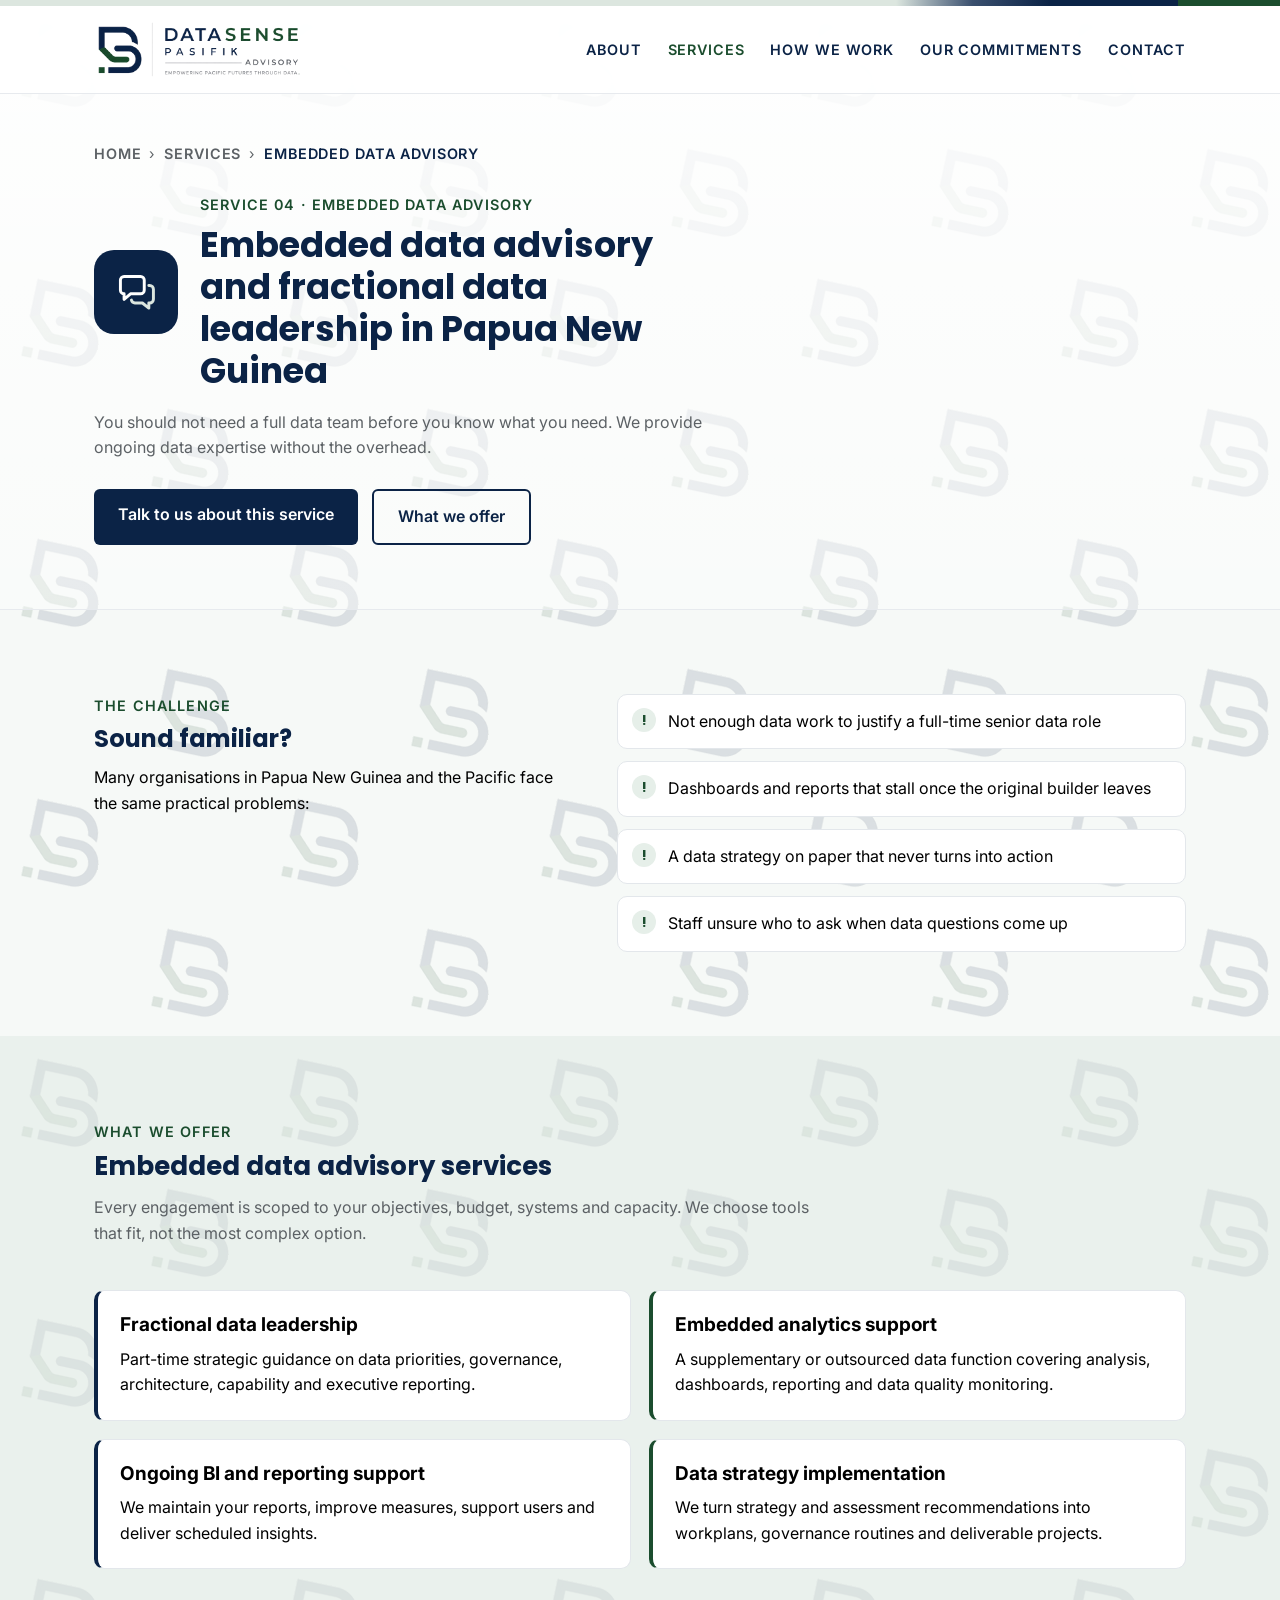
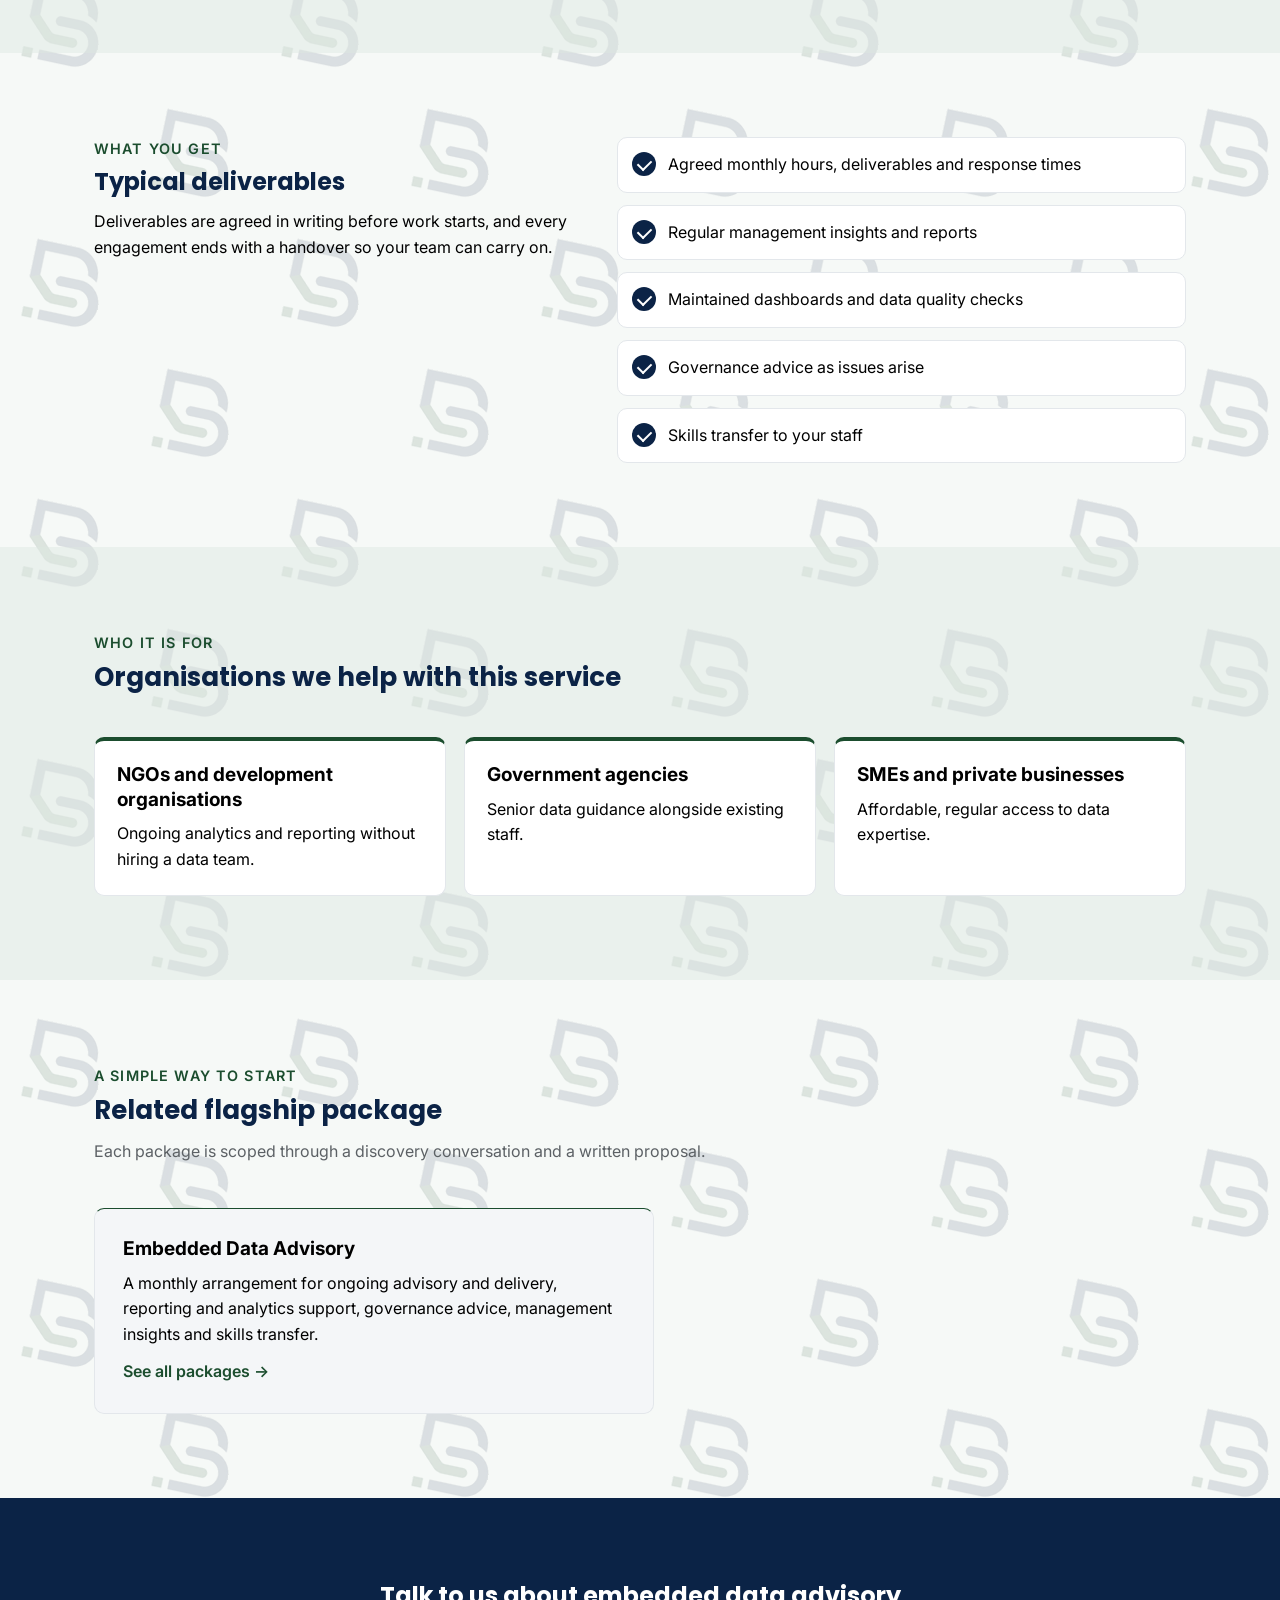
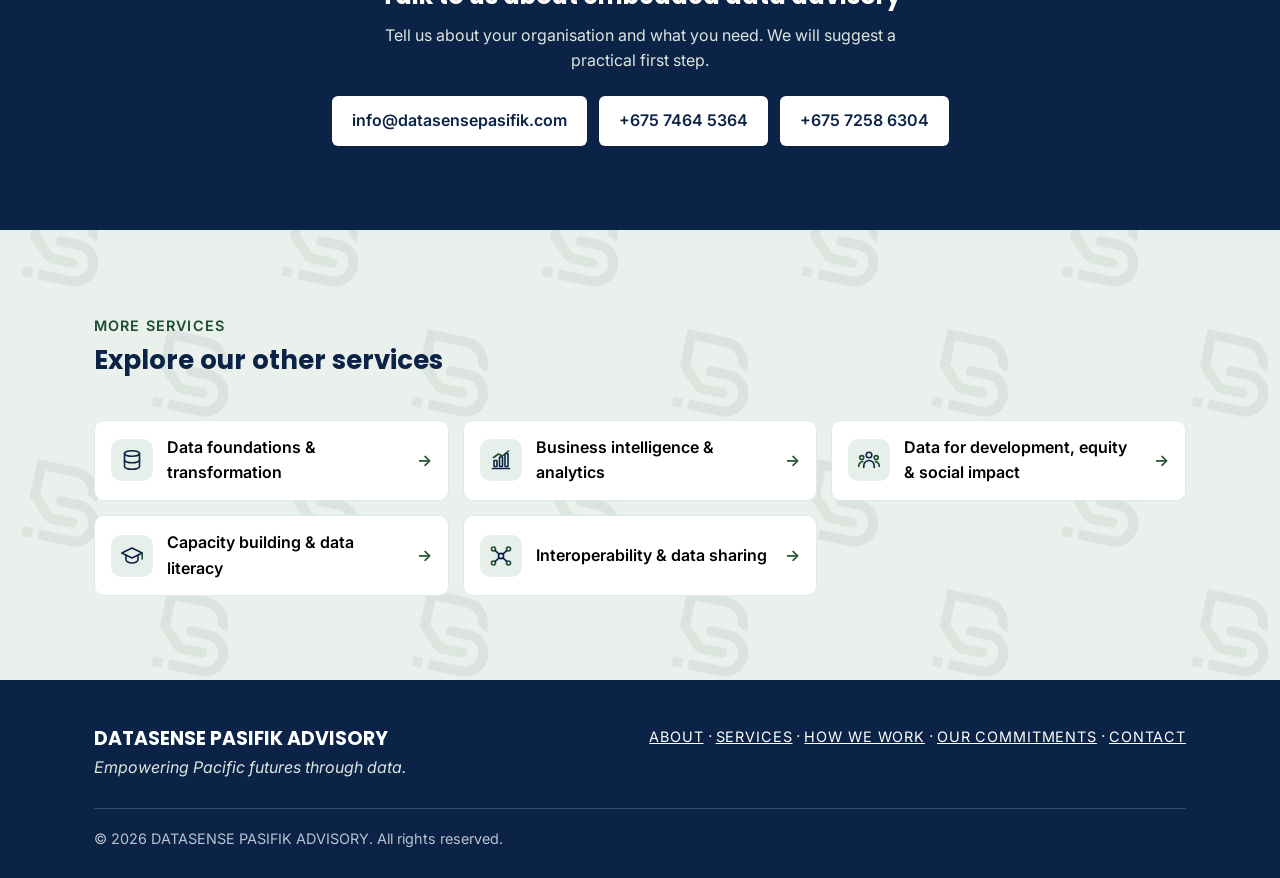
<file: services/embedded-data-advisory/index.html>
<!DOCTYPE html>
<html lang="en-AU">
<head>
<meta charset="utf-8">
<meta name="viewport" content="width=device-width, initial-scale=1">
<title>Fractional Data Leadership &amp; Embedded Analytics Support in PNG | DataSense Pasifik Advisory</title>
<meta name="description" content="Part-time data leadership, embedded analytics support and ongoing Power BI and reporting support for organisations in PNG without a full in-house data team.">
<meta name="robots" content="index, follow">
<link rel="canonical" href="https://www.datasensepasifik.com/services/embedded-data-advisory/">
<meta property="og:site_name" content="DataSense Pasifik Advisory">
<meta property="og:title" content="Fractional Data Leadership &amp; Embedded Analytics Support in PNG | DataSense Pasifik Advisory">
<meta property="og:description" content="Part-time data leadership, embedded analytics support and ongoing Power BI and reporting support for organisations in PNG without a full in-house data team.">
<meta property="og:type" content="website">
<meta property="og:url" content="https://www.datasensepasifik.com/services/embedded-data-advisory/">
<meta property="og:image" content="https://www.datasensepasifik.com/assets/og-image.png">
<meta property="og:image:width" content="1200">
<meta property="og:image:height" content="630">
<meta property="og:locale" content="en_AU">
<meta name="twitter:card" content="summary_large_image">
<meta name="theme-color" content="#0B2346">
<script type="application/ld+json">
{
 "@context": "https://schema.org",
 "@graph": [
  {
   "@type": "Service",
   "@id": "https://www.datasensepasifik.com/services/embedded-data-advisory/#service",
   "name": "Embedded data advisory",
   "serviceType": "Embedded data advisory",
   "description": "Part-time data leadership, embedded analytics support and ongoing Power BI and reporting support for organisations in PNG without a full in-house data team.",
   "url": "https://www.datasensepasifik.com/services/embedded-data-advisory/",
   "provider": {
    "@type": "ProfessionalService",
    "@id": "https://www.datasensepasifik.com/#business",
    "name": "DataSense Pasifik Advisory",
    "url": "https://www.datasensepasifik.com/"
   },
   "areaServed": [
    {
     "@type": "Country",
     "name": "Papua New Guinea"
    },
    {
     "@type": "Place",
     "name": "Pacific Islands"
    }
   ],
   "hasOfferCatalog": {
    "@type": "OfferCatalog",
    "name": "Embedded data advisory",
    "itemListElement": [
     {
      "@type": "Offer",
      "itemOffered": {
       "@type": "Service",
       "name": "Fractional data leadership"
      }
     },
     {
      "@type": "Offer",
      "itemOffered": {
       "@type": "Service",
       "name": "Embedded analytics support"
      }
     },
     {
      "@type": "Offer",
      "itemOffered": {
       "@type": "Service",
       "name": "Ongoing BI and reporting support"
      }
     },
     {
      "@type": "Offer",
      "itemOffered": {
       "@type": "Service",
       "name": "Data strategy implementation"
      }
     }
    ]
   }
  },
  {
   "@type": "BreadcrumbList",
   "itemListElement": [
    {
     "@type": "ListItem",
     "position": 1,
     "name": "Home",
     "item": "https://www.datasensepasifik.com/"
    },
    {
     "@type": "ListItem",
     "position": 2,
     "name": "Services",
     "item": "https://www.datasensepasifik.com/#services"
    },
    {
     "@type": "ListItem",
     "position": 3,
     "name": "Embedded data advisory",
     "item": "https://www.datasensepasifik.com/services/embedded-data-advisory/"
    }
   ]
  }
 ]
}
</script>
<link rel="icon" type="image/png" href="../../assets/favicon.png">
<link rel="apple-touch-icon" href="../../assets/favicon.png">
<link rel="preconnect" href="https://fonts.googleapis.com">
<link rel="preconnect" href="https://fonts.gstatic.com" crossorigin>
<link href="https://fonts.googleapis.com/css2?family=Inter:wght@400;500;600;700&family=Poppins:wght@600;700&display=swap" rel="stylesheet">
<link rel="stylesheet" href="../../assets/style.css">
</head>
<body class="svc-page">
<a class="skip" href="#main">Skip to content</a>
<div class="strip" aria-hidden="true"></div>
<header class="site">
  <div class="bar">
    <a class="brand" href="../../" aria-label="DataSense Pasifik Advisory home"><img src="../../assets/logo.png" alt="DataSense Pasifik Advisory" width="210" height="63"></a>
    <nav aria-label="Main">
      <button class="menu-btn" aria-expanded="false" aria-controls="menu">Menu</button>
      <ul id="menu">
        <li><a href="../../#about">About</a></li>
        <li><a href="../../#services" aria-current="page">Services</a></li>
        <li><a href="../../#approach">How we work</a></li>
        <li><a href="../../#commitments">Our commitments</a></li>
        <li><a href="#contact">Contact</a></li>
      </ul>
    </nav>
  </div>
</header>

<main id="main">
  <div class="hero svc-hero">
    <div class="wrap">
      <nav class="crumbs" aria-label="Breadcrumb"><a href="../../">Home</a><span aria-hidden="true">›</span><a href="../../#services">Services</a><span aria-hidden="true">›</span><span aria-current="page">Embedded data advisory</span></nav>
      <div class="svc-hero-row">
        <span class="svc-icon xl" aria-hidden="true"><svg viewBox="0 0 24 24" width="44" height="44"><path d="M3.5 5.5a2 2 0 0 1 2-2h9a2 2 0 0 1 2 2v5.5a2 2 0 0 1-2 2H9l-3.5 3v-3h0a2 2 0 0 1-2-2z"/><path class="acc" d="M19 8.5h.5a2 2 0 0 1 2 2V16a2 2 0 0 1-2 2h-.5v2.8L15.5 18h-4a2 2 0 0 1-2-1.6"/></svg></span>
        <div>
          <div class="eyebrow">Service 04 · Embedded data advisory</div>
          <h1>Embedded data advisory and fractional data leadership in Papua New Guinea</h1>
        </div>
      </div>
      <p class="lead">You should not need a full data team before you know what you need. We provide ongoing data expertise without the overhead.</p>
      <div class="cta">
        <a class="btn primary" href="#contact">Talk to us about this service</a>
        <a class="btn ghost" href="#offer">What we offer</a>
      </div>
    </div>
  </div>

  <section>
    <div class="wrap two-col">
      <div>
        <span class="kicker">The challenge</span>
        <h2>Sound familiar?</h2>
        <p>Many organisations in Papua New Guinea and the Pacific face the same practical problems:</p>
      </div>
      <ul class="challenge"><li>Not enough data work to justify a full-time senior data role</li><li>Dashboards and reports that stall once the original builder leaves</li><li>A data strategy on paper that never turns into action</li><li>Staff unsure who to ask when data questions come up</li></ul>
    </div>
  </section>

  <section id="offer" class="alt">
    <div class="wrap">
      <div class="section-head">
        <span class="kicker">What we offer</span>
        <h2>Embedded data advisory services</h2>
        <p>Every engagement is scoped to your objectives, budget, systems and capacity. We choose tools that fit, not the most complex option.</p>
      </div>
      <div class="offer-grid">
          <div class="offer"><h3>Fractional data leadership</h3><p>Part-time strategic guidance on data priorities, governance, architecture, capability and executive reporting.</p></div>
          <div class="offer"><h3>Embedded analytics support</h3><p>A supplementary or outsourced data function covering analysis, dashboards, reporting and data quality monitoring.</p></div>
          <div class="offer"><h3>Ongoing BI and reporting support</h3><p>We maintain your reports, improve measures, support users and deliver scheduled insights.</p></div>
          <div class="offer"><h3>Data strategy implementation</h3><p>We turn strategy and assessment recommendations into workplans, governance routines and deliverable projects.</p></div>
      </div>
    </div>
  </section>


  <section>
    <div class="wrap two-col">
      <div>
        <span class="kicker">What you get</span>
        <h2>Typical deliverables</h2>
        <p>Deliverables are agreed in writing before work starts, and every engagement ends with a handover so your team can carry on.</p>
      </div>
      <ul class="deliv"><li>Agreed monthly hours, deliverables and response times</li><li>Regular management insights and reports</li><li>Maintained dashboards and data quality checks</li><li>Governance advice as issues arise</li><li>Skills transfer to your staff</li></ul>
    </div>
  </section>

  <section class="alt">
    <div class="wrap">
      <div class="section-head">
        <span class="kicker">Who it is for</span>
        <h2>Organisations we help with this service</h2>
      </div>
      <div class="who-grid">
          <div class="who-card"><h3>NGOs and development organisations</h3><p>Ongoing analytics and reporting without hiring a data team.</p></div>
          <div class="who-card"><h3>Government agencies</h3><p>Senior data guidance alongside existing staff.</p></div>
          <div class="who-card"><h3>SMEs and private businesses</h3><p>Affordable, regular access to data expertise.</p></div>
      </div>
    </div>
  </section>

  <section>
    <div class="wrap">
      <div class="section-head">
        <span class="kicker">A simple way to start</span>
        <h2>Related flagship package</h2>
        <p>Each package is scoped through a discovery conversation and a written proposal.</p>
      </div>
      <div class="grid g1">
          <div class="card pkg"><h3>Embedded Data Advisory</h3><p>A monthly arrangement for ongoing advisory and delivery, reporting and analytics support, governance advice, management insights and skills transfer.</p><a class="svc-link" href="../../#services">See all packages →</a></div>
      </div>
    </div>
  </section>

  <section id="contact" class="cta-band">
    <div class="wrap">
      <h2>Talk to us about embedded data advisory</h2>
      <p>Tell us about your organisation and what you need. We will suggest a practical first step.</p>
      <div class="cta-contacts">
        <a href="mailto:info@datasensepasifik.com?subject=Embedded%20data%20advisory">info@datasensepasifik.com</a>
        <a href="tel:+67674645364">+675 7464 5364</a>
        <a href="tel:+67672586304">+675 7258 6304</a>
      </div>
    </div>
  </section>

  <section class="alt">
    <div class="wrap">
      <div class="section-head">
        <span class="kicker">More services</span>
        <h2>Explore our other services</h2>
      </div>
      <div class="more-grid">
          <a class="more-card" href="../data-foundations/"><span class="svc-icon sm" aria-hidden="true"><svg viewBox="0 0 24 24" width="24" height="24"><ellipse cx="12" cy="5.5" rx="7.5" ry="2.8"/><path d="M4.5 5.5v6.5c0 1.5 3.4 2.8 7.5 2.8s7.5-1.3 7.5-2.8V5.5"/><path d="M4.5 12v6.5c0 1.5 3.4 2.8 7.5 2.8s7.5-1.3 7.5-2.8V12"/></svg></span><span>Data foundations &amp; transformation</span><span class="arrow" aria-hidden="true">→</span></a>
          <a class="more-card" href="../business-intelligence/"><span class="svc-icon sm" aria-hidden="true"><svg viewBox="0 0 24 24" width="24" height="24"><path d="M3.5 20.5h17"/><rect x="5" y="12.5" width="3" height="6" rx=".6"/><rect x="10.5" y="9" width="3" height="9.5" rx=".6"/><rect x="16" y="5.5" width="3" height="13" rx=".6"/><path class="acc" d="M4.5 9.5 9.5 6l4 2 6-5"/></svg></span><span>Business intelligence &amp; analytics</span><span class="arrow" aria-hidden="true">→</span></a>
          <a class="more-card" href="../data-for-development/"><span class="svc-icon sm" aria-hidden="true"><svg viewBox="0 0 24 24" width="24" height="24"><circle cx="12" cy="7" r="2.8"/><path d="M6.8 19.5v-1.8a5.2 5.2 0 0 1 10.4 0v1.8"/><circle class="acc" cx="4.8" cy="9.6" r="2"/><path class="acc" d="M1.8 18.5v-1a3.8 3.8 0 0 1 4-3.7"/><circle class="acc" cx="19.2" cy="9.6" r="2"/><path class="acc" d="M22.2 18.5v-1a3.8 3.8 0 0 0-4-3.7"/></svg></span><span>Data for development, equity &amp; social impact</span><span class="arrow" aria-hidden="true">→</span></a>
          <a class="more-card" href="../data-literacy-training/"><span class="svc-icon sm" aria-hidden="true"><svg viewBox="0 0 24 24" width="24" height="24"><path d="M12 4 1.8 9 12 14l10.2-5z"/><path d="M6 11.2v4.6c0 1.6 2.7 3.2 6 3.2s6-1.6 6-3.2v-4.6"/><path class="acc" d="M22.2 9v6"/></svg></span><span>Capacity building &amp; data literacy</span><span class="arrow" aria-hidden="true">→</span></a>
          <a class="more-card" href="../data-sharing-interoperability/"><span class="svc-icon sm" aria-hidden="true"><svg viewBox="0 0 24 24" width="24" height="24"><circle cx="12" cy="12" r="2.6"/><circle class="acc" cx="4.5" cy="5" r="2"/><circle class="acc" cx="19.5" cy="5" r="2"/><circle class="acc" cx="4.5" cy="19" r="2"/><circle class="acc" cx="19.5" cy="19" r="2"/><path d="m6 6.4 4.1 3.8M18 6.4l-4.1 3.8M6 17.6l4.1-3.8M18 17.6l-4.1-3.8"/></svg></span><span>Interoperability &amp; data sharing</span><span class="arrow" aria-hidden="true">→</span></a>
      </div>
    </div>
  </section>
</main>

<footer>
  <div class="wrap">
    <div class="cols">
      <div>
        <div class="name">DATASENSE PASIFIK ADVISORY</div>
        <div class="tag">Empowering Pacific futures through data.</div>
      </div>
      <div class="links">
        <a href="../../#about">About</a> · <a href="../../#services">Services</a> · <a href="../../#approach">How we work</a> · <a href="../../#commitments">Our commitments</a> · <a href="#contact">Contact</a>
      </div>
    </div>
    <div class="legal">© <span id="yr">2026</span> DATASENSE PASIFIK ADVISORY. All rights reserved.</div>
  </div>
</footer>

<script>
  (function(){
    var btn=document.querySelector('.menu-btn'), menu=document.getElementById('menu');
    btn.addEventListener('click',function(){var open=menu.classList.toggle('open'); btn.setAttribute('aria-expanded',open);});
    menu.addEventListener('click',function(e){ if(e.target.tagName==='A'){menu.classList.remove('open');btn.setAttribute('aria-expanded','false');} });
    document.getElementById('yr').textContent=new Date().getFullYear();
  })();
</script>
</body>
</html>
</file>
<file: assets/style.css>
:root{
    --navy:#0B2346; --green:#1B4D2E; --grey:#5C6165; --midnavy:#3A4F6E;
    --lightgrey:#B9BEC4; --mist:#DCE6DF; --tint:#E6EFE9; --cloud:#F4F6F8;
    --black:#000; --white:#fff;
    --max:1140px;
  }
  *{box-sizing:border-box}
  html{scroll-behavior:smooth}
  /* Type scale follows the Brand and Document Style Guide (section 4): body 10 pt = 16px on screen;
     H1 22 pt = 2.2x, H2 16 pt = 1.6x, H3 12 pt = 1.2x, table/small text 9 pt = 0.9x */
  :root{--fs-body:16px;--fs-h1:35px;--fs-h2:26px;--fs-h3:19px;--fs-small:14.4px}
  body{margin:0;font-family:Inter,Arial,sans-serif;font-size:var(--fs-body);line-height:1.6;color:#000;background:var(--white)}
  h1,h2{font-family:Poppins,Arial,sans-serif;font-weight:700;color:var(--navy);line-height:1.2;margin:0 0 .5em}
  h3{font-family:Inter,Arial,sans-serif;font-weight:700;font-size:var(--fs-h3);line-height:1.3;margin:0 0 .45em;color:#000}
  p{margin:0 0 1em}
  a{color:var(--green)}
  a:focus-visible,button:focus-visible{outline:3px solid var(--green);outline-offset:3px}
  .wrap{max-width:var(--max);margin:0 auto;padding:0 24px}
  .skip{position:absolute;left:-999px;top:0;background:var(--navy);color:#fff;padding:8px 14px;z-index:100}
  .skip:focus{left:8px;top:8px}

  /* Colour strip: Mist across most, then Navy, ending in Green */
  .strip{height:6px;background:linear-gradient(90deg,var(--mist) 0 70%,var(--midnavy) 76%,var(--navy) 82% 92%,var(--green) 92% 100%)}

  header.site{position:sticky;top:0;z-index:50;background:rgba(255,255,255,.97);border-bottom:1px solid #e7eaee;backdrop-filter:saturate(1.2) blur(6px)}
  .bar{display:flex;align-items:center;justify-content:space-between;gap:20px;padding:12px 24px;max-width:var(--max);margin:0 auto}
  .brand img{display:block;width:210px;height:auto}
  nav ul{list-style:none;margin:0;padding:0;display:flex;gap:26px}
  nav a{color:var(--navy);text-decoration:none;font-weight:600;font-size:var(--fs-small);text-transform:uppercase;letter-spacing:.06em}
  nav a:hover{color:var(--green)}
  .menu-btn{display:none;background:none;border:1px solid var(--lightgrey);border-radius:6px;padding:8px 12px;font:600 .9rem Inter,Arial,sans-serif;color:var(--navy);cursor:pointer}

  .hero{background:linear-gradient(180deg,var(--white) 0%,var(--cloud) 100%);padding:88px 0 80px;border-bottom:1px solid #e7eaee}
  .hero .eyebrow{font-weight:600;color:var(--green);letter-spacing:.08em;text-transform:uppercase;font-size:var(--fs-small);margin-bottom:14px}
  .hero h1{font-size:var(--fs-h1);max-width:22ch}
  .hero p.lead{font-size:var(--fs-body);color:var(--grey);max-width:62ch}
  .cta{display:flex;flex-wrap:wrap;gap:14px;margin-top:28px}
  .btn{display:inline-block;padding:13px 24px;border-radius:6px;font-weight:600;text-decoration:none;font-size:var(--fs-body)}
  .btn.primary{background:var(--navy);color:#fff}
  .btn.primary:hover{background:var(--midnavy)}
  .btn.ghost{border:2px solid var(--navy);color:var(--navy)}
  .btn.ghost:hover{background:var(--navy);color:#fff}

  section{padding:84px 0}
  section.alt{background:var(--cloud)}
  .section-head{max-width:720px;margin-bottom:44px}
  .section-head h2{font-size:var(--fs-h2)}
  .section-head p{color:var(--grey);font-size:var(--fs-body)}
  .kicker{display:block;font-weight:600;color:var(--green);letter-spacing:.08em;text-transform:uppercase;font-size:var(--fs-small);margin-bottom:8px}

  .grid{display:grid;gap:24px}
  .g3{grid-template-columns:repeat(3,1fr)}
  .g2{grid-template-columns:repeat(2,1fr)}
  .card{background:#fff;border:1px solid #e3e7eb;border-radius:10px;padding:28px;border-top:4px solid var(--navy)}
  .svc-list{display:grid;grid-template-columns:repeat(2,1fr);gap:18px;align-items:start}
  .svc{background:#fff;border:1px solid #e3e7eb;border-left:4px solid var(--navy);border-radius:10px;transition:box-shadow .2s,border-color .2s}
  .svc[open]{border-left-color:var(--green);box-shadow:0 6px 20px rgba(11,35,70,.08)}
  .svc summary{list-style:none;cursor:pointer;display:flex;gap:16px;align-items:flex-start;padding:22px 22px 22px 20px}
  .svc summary::-webkit-details-marker{display:none}
  .svc summary:hover .svc-title{color:var(--green)}
  .svc summary:focus-visible{outline:3px solid var(--green);outline-offset:2px;border-radius:8px}
  .svc-icon{flex:0 0 52px;height:52px;border-radius:12px;background:var(--tint);display:flex;align-items:center;justify-content:center}
  .svc-icon svg{fill:none;stroke:var(--navy);stroke-width:1.6;stroke-linecap:round;stroke-linejoin:round}
  .svc-icon svg .acc{stroke:var(--green)}
  .svc-head{flex:1;display:flex;flex-direction:column;gap:4px}
  .svc-head .num{font-family:Poppins,Arial,sans-serif;font-weight:700;color:var(--green);font-size:var(--fs-small)}
  .svc-title{font-weight:700;font-size:var(--fs-h3);line-height:1.3;color:#000;transition:color .15s}
  .svc-desc{color:var(--grey)}
  .chev{flex:0 0 28px;height:28px;border-radius:50%;border:1.5px solid var(--lightgrey);position:relative;margin-top:4px;transition:transform .25s,background .2s,border-color .2s}
  .chev::before{content:"";position:absolute;left:9px;top:7px;width:7px;height:7px;border-right:2px solid var(--navy);border-bottom:2px solid var(--navy);transform:rotate(45deg)}
  .svc[open] > summary .chev{transform:rotate(180deg);background:var(--navy);border-color:var(--navy)}
  .svc[open] > summary .chev::before{border-color:#fff}
  .svc-body{padding:0 24px 22px 88px;animation:svcIn .28s ease-out}
  .svc-body ul{margin:0 0 14px;padding-left:1.1em}
  .svc-body li{margin:.45em 0}
  .svc-body b{color:var(--navy);display:block}
  .svc-body .d{display:block;color:#000}
  .svc-link{font-weight:600;text-decoration:none}
  .svc-link:hover{text-decoration:underline}
  @keyframes svcIn{from{opacity:0;transform:translateY(-6px)}to{opacity:1;transform:none}}
  @media (max-width:860px){.svc-list{grid-template-columns:1fr}}
  @media (max-width:520px){.svc-body{padding-left:24px}.svc summary{gap:12px}.svc-icon{flex-basis:44px;height:44px}}
  @media (prefers-reduced-motion:reduce){.svc-body{animation:none}.chev,.svc{transition:none}}
  .svc.major{margin-top:28px;border-left-color:var(--green)}
  .major-body{padding:0 22px 22px 88px;display:grid;gap:12px;animation:svcIn .28s ease-out}
  .pkg{border:1px solid #e3e7eb;border-radius:10px;background:var(--cloud);transition:background .2s,border-color .2s}
  .pkg[open]{background:#fff;border-color:var(--green)}
  .pkg summary{list-style:none;cursor:pointer;display:flex;gap:14px;align-items:flex-start;padding:16px 18px}
  .pkg summary::-webkit-details-marker{display:none}
  .pkg summary:hover .svc-title{color:var(--green)}
  .pkg summary:focus-visible{outline:3px solid var(--green);outline-offset:2px;border-radius:8px}
  .pkg .svc-title{font-size:var(--fs-body)}
  .pkg .svc-desc{font-size:var(--fs-small)}
  .svc-icon.sm{flex:0 0 42px;height:42px;border-radius:10px;background:#fff}
  .pkg[open] > summary .svc-icon.sm{background:var(--tint)}
  .pkg .chev{flex-basis:24px;height:24px;margin-top:2px}
  .pkg .chev::before{left:7px;top:5px;width:6px;height:6px}
  .pkg[open] > summary .chev{transform:rotate(180deg);background:var(--navy);border-color:var(--navy)}
  .pkg[open] > summary .chev::before{border-color:#fff}
  .pkg-body{padding:0 18px 18px 74px;animation:svcIn .28s ease-out}
  .pkg-label{font-weight:700;font-size:var(--fs-small);text-transform:uppercase;letter-spacing:.05em;color:var(--grey);margin:0 0 4px}
  .pkg-body ul{margin:0 0 12px;padding-left:1.1em}
  .pkg-body li{margin:.35em 0}
  @media (max-width:520px){.major-body{padding:0 14px 16px}.pkg-body{padding-left:18px}}
  @media (prefers-reduced-motion:reduce){.major-body,.pkg-body{animation:none}}
  .card.pkg{border-top-color:var(--green)}
  .card .num{font-family:Poppins,Arial,sans-serif;font-weight:700;color:var(--green);font-size:var(--fs-small);margin-bottom:10px;display:block}
  .card p{color:#000;margin:0}
  .card ul{margin:.6em 0 0;padding-left:1.1em;color:#000}
  .card li{margin:.2em 0}

  .about{display:grid;grid-template-columns:1.2fr 1fr;gap:56px;align-items:start}
  .callout{background:var(--tint);border-left:5px solid var(--green);padding:24px 26px;border-radius:0 8px 8px 0}
  .callout strong{color:var(--navy)}
  .who{list-style:none;padding:0;margin:18px 0 0;display:flex;flex-wrap:wrap;gap:10px}
  .who li{background:#fff;border:1px solid var(--lightgrey);border-radius:999px;padding:6px 14px;font-size:var(--fs-small);color:var(--navy);font-weight:500}

  .sr{position:absolute;width:1px;height:1px;overflow:hidden;clip:rect(0 0 0 0);white-space:nowrap}
  .journey{display:grid;grid-template-columns:repeat(5,1fr);grid-template-rows:auto 96px auto;column-gap:18px;position:relative;margin-top:8px}
  .ph{grid-row:1;position:relative;text-align:center;padding-bottom:14px;margin-bottom:18px}
  .ph::after{content:"";position:absolute;left:8px;right:8px;bottom:0;height:10px;border:2px solid var(--mist);border-bottom:0;border-radius:8px 8px 0 0}
  .ph span{font-weight:700;font-size:var(--fs-small);letter-spacing:.12em;text-transform:uppercase;color:var(--grey)}
  .ph1{grid-column:1/3}.ph2{grid-column:3/5}.ph3{grid-column:5/6}
  .ph3::after{border-color:var(--tint)}.ph3 span{color:var(--green)}
  .jline{grid-row:2;grid-column:1/-1;align-self:center;height:6px;border-radius:6px;background:linear-gradient(90deg,var(--mist),var(--midnavy) 45%,var(--navy) 75%,var(--green));transform-origin:left center}
  .jnode{grid-row:2;grid-column:var(--c);justify-self:center;align-self:center;position:relative;width:64px;height:64px;border-radius:50%;background:var(--navy);display:flex;align-items:center;justify-content:center;box-shadow:0 0 0 6px #fff,0 6px 18px rgba(11,35,70,.18);z-index:1}
  .jnode.last{background:var(--green)}
  .jnode .tick{stroke-width:2.6}
  .jnode svg{fill:none;stroke:#fff;stroke-width:1.7;stroke-linecap:round;stroke-linejoin:round}
  .jnum{position:absolute;top:-6px;right:-6px;width:24px;height:24px;border-radius:50%;background:#fff;color:var(--navy);border:2px solid var(--navy);font:700 12px/20px Poppins,Arial,sans-serif;text-align:center}
  .jnode.last .jnum{color:var(--green);border-color:var(--green)}
  .jcard{grid-column:var(--c);position:relative;background:#fff;border:1px solid #e3e7eb;border-radius:12px;padding:18px 18px 16px}
  .jcard.up{grid-row:1;align-self:end;margin-bottom:18px}
  .jcard.down{grid-row:3;align-self:start;margin-top:18px}
  .jcard::after{content:"";position:absolute;left:50%;width:2px;height:18px;background:var(--lightgrey);transform:translateX(-50%)}
  .jcard.up::after{top:100%}
  .jcard.down::after{bottom:100%}
  .jcard h3{font-size:var(--fs-body);margin:4px 0 6px}
  .jcard p{font-size:var(--fs-small);margin:0}
  .jphase{display:none;font-weight:700;font-size:12px;letter-spacing:.1em;text-transform:uppercase;color:var(--green)}
  .journey.anim .jline{transform:scaleX(0)}
  .journey.anim .jnode{transform:scale(.4);opacity:0}
  .journey.anim .jcard{opacity:0;transform:translateY(10px)}
  .journey.anim .jcard.down{transform:translateY(-10px)}
  .journey.anim.in .jline{transform:scaleX(1);transition:transform 1.4s cubic-bezier(.65,0,.35,1)}
  .journey.anim.in .jnode{transform:scale(1);opacity:1;transition:transform .45s cubic-bezier(.34,1.56,.64,1),opacity .3s;transition-delay:calc(.15s + var(--i)*.25s)}
  .journey.anim.in .jcard{opacity:1;transform:none;transition:opacity .5s,transform .5s;transition-delay:calc(.3s + var(--i)*.25s)}
  @media (max-width:860px){
    .journey{grid-template-columns:64px 1fr;grid-template-rows:none;column-gap:18px;row-gap:22px}
    .ph{display:none}
    .jphase{display:block}
    .jline{grid-row:1/6;grid-column:1;justify-self:center;align-self:stretch;width:6px;height:auto;margin:20px 0;background:linear-gradient(180deg,var(--mist),var(--midnavy) 45%,var(--navy) 75%,var(--green));transform-origin:top center}
    .journey.anim .jline{transform:scaleY(0)}
    .journey.anim.in .jline{transform:scaleY(1)}
    .jnode{grid-column:1;grid-row:var(--c);align-self:start;margin-top:6px}
    .jcard,.jcard.up,.jcard.down{grid-column:2;grid-row:var(--c);margin:0;align-self:start}
    .jcard::after,.jcard.up::after,.jcard.down::after{top:30px;bottom:auto;left:-18px;width:18px;height:2px;transform:none}
    .journey.anim .jcard.down{transform:translateY(10px)}
  }
  @media (prefers-reduced-motion:reduce){.journey.anim .jline,.journey.anim .jnode,.journey.anim .jcard{transform:none!important;opacity:1!important;transition:none!important}}
  .steps{counter-reset:step;list-style:none;padding:0;margin:0;display:grid;grid-template-columns:repeat(5,1fr);gap:18px}
  .steps li{position:relative;background:#fff;border:1px solid #e3e7eb;border-radius:10px;padding:56px 18px 20px}
  .steps li::before{counter-increment:step;content:counter(step);position:absolute;top:16px;left:18px;width:30px;height:30px;border-radius:50%;background:var(--navy);color:#fff;font:700 .9rem/30px Poppins,Arial,sans-serif;text-align:center}
  .steps h3{font-size:var(--fs-body)}
  .steps p{font-size:var(--fs-small);color:#000;margin:0}

  .vhint{color:var(--grey);font-size:var(--fs-small);margin:-28px 0 22px}
  .values{display:grid;grid-template-columns:repeat(4,1fr);gap:18px}
  .vcard{all:unset;box-sizing:border-box;display:block;height:240px;perspective:1000px;cursor:pointer;border-radius:14px}
  .vcard:focus-visible{outline:3px solid var(--green);outline-offset:4px}
  .vinner{position:relative;display:block;width:100%;height:100%;transform-style:preserve-3d;transition:transform .6s cubic-bezier(.4,.2,.2,1)}
  .vcard.flipped .vinner{transform:rotateY(180deg)}
  @media (hover:hover){.vcard:hover .vinner{transform:rotateY(180deg)}}
  .vface{position:absolute;inset:0;display:flex;flex-direction:column;border-radius:14px;padding:22px;backface-visibility:hidden;-webkit-backface-visibility:hidden;font-family:Inter,Arial,sans-serif}
  .vfront{background:#fff;border:1px solid #e3e7eb;align-items:flex-start;overflow:hidden}
  .vfront::after{content:"";position:absolute;right:-30px;bottom:-30px;width:110px;height:110px;border-radius:50%;background:var(--tint);opacity:.7}
  .vicon{width:58px;height:58px;border-radius:14px;background:var(--navy);display:flex;align-items:center;justify-content:center;margin-bottom:14px;position:relative;z-index:1}
  .vcard:nth-child(even) .vicon{background:var(--green)}
  .vicon svg{fill:none;stroke:#fff;stroke-width:1.6;stroke-linecap:round;stroke-linejoin:round}
  .vicon svg .acc{stroke:var(--mist)}
  .vtitle{font-weight:700;font-size:var(--fs-h3);line-height:1.25;color:#000;position:relative;z-index:1}
  .vpledge{font-family:Poppins,Arial,sans-serif;font-weight:600;color:var(--navy);font-size:var(--fs-body);line-height:1.35;margin-top:8px;position:relative;z-index:1}
  .vcard:nth-child(even) .vpledge{color:var(--green)}
  .vmore{margin-top:auto;font-size:12px;font-weight:600;letter-spacing:.06em;text-transform:uppercase;color:var(--grey);position:relative;z-index:1}
  .vback{background:var(--navy);color:#fff;transform:rotateY(180deg);justify-content:center}
  .vcard:nth-child(even) .vback{background:var(--green)}
  .vback .vtitle{color:#fff;font-size:var(--fs-body);margin-bottom:10px}
  .vtext{font-size:var(--fs-small);line-height:1.55;color:#fff}
  .vsrc{margin-top:auto;padding-top:12px;font-size:12px;font-weight:600;letter-spacing:.04em;color:var(--mist);border-top:1px solid rgba(255,255,255,.25)}
  @media (prefers-reduced-motion:reduce){.vinner{transition:none}}

  .contact{display:grid;grid-template-columns:1fr 1fr;gap:48px;align-items:start}
  .contact-box{background:#fff;border:1px solid #e3e7eb;border-radius:10px;overflow:hidden}
  .contact-box .band{background:var(--navy);color:#fff;font-weight:700;padding:14px 24px;font-size:var(--fs-h3)}
  .contact-box dl{margin:0;padding:22px 24px}
  .contact-box dt{font-weight:700;font-size:var(--fs-small);color:var(--grey);text-transform:uppercase;letter-spacing:.05em;margin-top:14px}
  .contact-box dt:first-child{margin-top:0}
  .contact-box dd{margin:2px 0 0;font-size:var(--fs-body)}
  .contact-box dd a{font-weight:600}

  footer{background:var(--navy);color:#dfe5ee;padding:44px 0 28px;font-size:var(--fs-body)}
  footer .cols{display:flex;flex-wrap:wrap;justify-content:space-between;gap:24px}
  footer .name{font-family:Poppins,Arial,sans-serif;font-weight:700;color:#fff;font-size:var(--fs-h3)}
  footer .tag{color:var(--mist);font-style:italic}
  footer a{color:#fff}
  footer .links a{text-transform:uppercase;letter-spacing:.06em;font-size:var(--fs-small)}
  footer .legal{border-top:1px solid rgba(255,255,255,.18);margin-top:28px;padding-top:18px;color:#b9c3d1;font-size:var(--fs-small)}

  @media (max-width:980px){
    .g3,.values{grid-template-columns:repeat(2,1fr)}
    .steps{grid-template-columns:repeat(2,1fr)}
    .about,.contact{grid-template-columns:1fr;gap:32px}
  }
  @media (max-width:760px){
    :root{--fs-h1:30px;--fs-h2:24px}
    .menu-btn{display:block}
    nav ul{display:none;position:absolute;left:0;right:0;top:100%;background:#fff;flex-direction:column;gap:0;border-bottom:1px solid #e7eaee}
    nav ul.open{display:flex}
    nav li a{display:block;padding:14px 24px;border-top:1px solid #f0f2f4}
    .brand img{width:170px}
    .g3,.g2,.values,.steps{grid-template-columns:1fr}
    section{padding:60px 0}
    .hero{padding:60px 0}
  }
  @media (prefers-reduced-motion:reduce){html{scroll-behavior:auto}}
  /* ---------- Service pages ---------- */
  .svc-hero{padding:48px 0 64px}
  .crumbs{display:flex;flex-wrap:wrap;gap:8px;align-items:center;font-size:var(--fs-small);color:var(--grey);margin-bottom:28px}
  .crumbs a{color:var(--grey);text-decoration:none}
  .crumbs a:hover{color:var(--green);text-decoration:underline}
  .crumbs [aria-current]{color:var(--navy);font-weight:600}
  .svc-hero-row{display:flex;gap:22px;align-items:center;margin-bottom:18px}
  .svc-hero-row h1{margin:0}
  .svc-hero-row .eyebrow{margin-bottom:8px}
  .svc-icon.xl{flex:0 0 84px;height:84px;border-radius:20px;background:var(--navy)}
  .svc-icon.xl svg{stroke:#fff}
  .svc-icon.xl svg .acc{stroke:var(--mist)}
  .two-col{display:grid;grid-template-columns:1fr 1.2fr;gap:48px;align-items:start}
  .challenge,.deliv{list-style:none;margin:0;padding:0;display:grid;gap:12px}
  .challenge li,.deliv li{position:relative;background:#fff;border:1px solid #e3e7eb;border-radius:10px;padding:14px 16px 14px 50px}
  .challenge li::before{content:"!";position:absolute;left:14px;top:13px;width:24px;height:24px;border-radius:50%;background:var(--tint);color:var(--green);font:700 14px/24px Poppins,Arial,sans-serif;text-align:center}
  .deliv li::before{content:"";position:absolute;left:14px;top:14px;width:24px;height:24px;border-radius:50%;background:var(--navy)}
  .deliv li::after{content:"";position:absolute;left:22px;top:19px;width:7px;height:11px;border-right:2px solid #fff;border-bottom:2px solid #fff;transform:rotate(45deg)}
  .offer-grid{display:grid;grid-template-columns:repeat(2,1fr);gap:18px}
  .offer{background:#fff;border:1px solid #e3e7eb;border-left:4px solid var(--navy);border-radius:10px;padding:22px}
  .offer:nth-child(even){border-left-color:var(--green)}
  .offer p{margin:0}
  .who-grid{display:grid;grid-template-columns:repeat(3,1fr);gap:18px}
  .who-card{background:#fff;border:1px solid #e3e7eb;border-radius:10px;padding:22px;border-top:4px solid var(--green)}
  .who-card p{margin:0;color:#000}
  .g1{grid-template-columns:minmax(0,560px)}
  .g2{grid-template-columns:repeat(2,1fr)}
  .card.pkg p{margin:0 0 12px}
  .cta-band{background:var(--navy);color:#fff;text-align:center}
  .cta-band h2{color:#fff}
  .cta-band p{color:var(--mist);max-width:56ch;margin:0 auto 22px}
  .cta-contacts{display:flex;flex-wrap:wrap;justify-content:center;gap:12px}
  .cta-contacts a{background:#fff;color:var(--navy);text-decoration:none;font-weight:600;padding:12px 20px;border-radius:6px}
  .cta-contacts a:hover{background:var(--tint)}
  .more-grid{display:grid;grid-template-columns:repeat(3,1fr);gap:14px}
  .more-card{display:flex;align-items:center;gap:14px;background:#fff;border:1px solid #e3e7eb;border-radius:10px;padding:14px 16px;text-decoration:none;color:#000;font-weight:600;transition:border-color .2s,transform .2s}
  .more-card:hover{border-color:var(--green);transform:translateY(-2px)}
  .more-card .svc-icon.sm{background:var(--tint)}
  .more-card .svc-icon svg{fill:none;stroke:var(--navy);stroke-width:1.6;stroke-linecap:round;stroke-linejoin:round}
  .more-card .svc-icon svg .acc{stroke:var(--green)}
  .more-card .arrow{margin-left:auto;color:var(--green)}
  .svc-more{display:inline-block;margin-left:14px;font-weight:600;text-decoration:none}
  .svc-more:hover{text-decoration:underline}
  nav a[aria-current]{color:var(--green)}
  @media (max-width:980px){.two-col{grid-template-columns:1fr;gap:24px}.who-grid,.more-grid{grid-template-columns:repeat(2,1fr)}}
  @media (max-width:760px){.offer-grid,.who-grid,.more-grid,.g2{grid-template-columns:1fr}.svc-hero-row{flex-direction:column;align-items:flex-start}.svc-icon.xl{flex:0 0 auto;width:64px;height:64px}}
  /* Data Academy teaser */
  .academy-wrap{padding:0 0 84px;background:var(--cloud)}
  .academy{position:relative;overflow:hidden;display:flex;gap:28px;align-items:flex-start;background:linear-gradient(135deg,var(--navy) 0%,var(--midnavy) 60%,var(--green) 100%);color:#fff;border-radius:16px;padding:40px}
  .academy::after{content:"";position:absolute;right:-60px;top:-60px;width:220px;height:220px;border-radius:50%;border:28px solid rgba(255,255,255,.06)}
  .academy-icon{flex:0 0 auto;width:76px;height:76px;border-radius:18px;background:rgba(255,255,255,.12);display:flex;align-items:center;justify-content:center}
  .academy-icon svg{fill:none;stroke:#fff;stroke-width:1.6;stroke-linecap:round;stroke-linejoin:round}
  .academy-icon svg .acc{stroke:var(--mist)}
  .academy-body{position:relative;z-index:1;max-width:64ch}
  .badge{display:inline-block;background:var(--mist);color:var(--green);font-weight:700;font-size:12px;letter-spacing:.1em;text-transform:uppercase;padding:5px 12px;border-radius:999px;margin-bottom:12px}
  .academy h2{color:#fff;margin-bottom:10px}
  .academy p{color:#fff}
  .academy .academy-more{color:var(--mist)}
  .academy-btn{background:#fff;color:var(--navy);margin-top:6px}
  .academy-btn:hover{background:var(--tint)}
  @media (max-width:760px){.academy{flex-direction:column;padding:28px}}
  /* Featured flagship packages at top of Services */
  .svc.major.featured{margin:0 0 40px;border:2px solid var(--green);border-left-width:6px;background:linear-gradient(135deg,#fff 0%,var(--tint) 100%);box-shadow:0 10px 30px rgba(27,77,46,.14)}
  .svc.major.featured > summary .svc-title{font-family:Poppins,Arial,sans-serif;font-size:var(--fs-h3);color:var(--navy)}
  .svc.major.featured > summary .svc-icon{background:var(--green)}
  .svc.major.featured > summary .svc-icon svg{stroke:#fff}
  .svc.major.featured > summary .svc-icon svg .acc{stroke:var(--mist)}
  .badge-start{display:inline-block;background:var(--green);color:#fff;font-family:Inter,Arial,sans-serif;font-size:11px;font-weight:700;letter-spacing:.1em;text-transform:uppercase;padding:3px 10px;border-radius:999px;margin-right:6px;vertical-align:1px}
  .svc.major.featured .major-body{grid-template-columns:repeat(3,1fr);align-items:start}
  .svc.major.featured .pkg{background:#fff}
  .svc-sub{font-family:Poppins,Arial,sans-serif;color:var(--navy);font-size:var(--fs-h3);margin:0 0 18px}
  @media (max-width:980px){.svc.major.featured .major-body{grid-template-columns:1fr}}
  /* ---------- Page background: faint DS mark tiles ---------- */
  body{background:#F6F9F7 url("bg-tile.png") repeat;background-size:260px 260px}
  .hero{background:linear-gradient(180deg,rgba(255,255,255,.85) 0%,rgba(255,255,255,.35) 100%)}
  section{background:transparent}
  section.alt,.academy-wrap{background:rgba(220,230,223,.45)}
  .cta-band{background:var(--navy)}
  .hero-map{width:100%;height:auto;display:block;overflow:visible}
  .hero-map .mdots circle{fill:var(--navy);opacity:.22}
  .hero-map .mlink{fill:none;stroke:var(--midnavy);stroke-width:1;opacity:.28;stroke-dasharray:3 4}
  .hero-map .mpulse{fill:none;stroke:var(--green);stroke-width:2.2;stroke-linecap:round;stroke-dasharray:14 400;stroke-dashoffset:414;animation:mflow 3s linear infinite}
  .hero-map .mhub .core{fill:var(--navy)}
  .hero-map .mhub.main .core{fill:var(--green)}
  .hero-map .mhub .ring{fill:none;stroke:var(--green);stroke-width:1.5;opacity:0;transform-box:fill-box;transform-origin:center;animation:mring 3s ease-out infinite}
  .hero-map .mlabel{font:600 11px Inter,Arial,sans-serif;fill:var(--navy);paint-order:stroke;stroke:#F6F9F7;stroke-width:3px}
  @keyframes mflow{to{stroke-dashoffset:0}}
  @keyframes mring{0%{opacity:.7;transform:scale(.6)}100%{opacity:0;transform:scale(3)}}
  @media (prefers-reduced-motion:reduce){.hero-map .mpulse,.hero-map .mhub .ring{animation:none}.hero-map .mpulse{display:none}}
  .hero-grid{display:grid;grid-template-columns:.9fr 1.25fr;gap:32px;align-items:center}
  .hero-grid .hero h1,.hero-text h1{max-width:20ch}
  .hero-visual{position:relative}
  .map-cap{text-align:right;font-size:12px;font-weight:600;letter-spacing:.08em;text-transform:uppercase;color:var(--grey);margin:6px 0 0}
  @media (max-width:980px){.hero-grid{grid-template-columns:1fr;gap:24px}.hero-visual{max-width:520px}.map-cap{text-align:left}}
  /* ---------- Excel to Insight before/after slider ---------- */
  .ba{position:relative;height:440px;border-radius:14px;overflow:hidden;border:1px solid #d5dbe1;box-shadow:0 12px 32px rgba(11,35,70,.12);background:#fff;user-select:none}
  .ba-layer{position:absolute;inset:0}
  .ba-after{clip-path:inset(0 0 0 var(--pos));background:#F4F6F8;padding:22px 26px}
  .ba-tag{position:absolute;top:14px;left:14px;background:#8a2f2f;color:#fff;font:700 12px Inter,Arial,sans-serif;letter-spacing:.08em;text-transform:uppercase;padding:5px 12px;border-radius:999px}
  .ba-tag.after{left:auto;right:14px;background:var(--green)}
  .ba-handle{position:absolute;top:0;bottom:0;left:var(--pos);width:3px;margin-left:-1.5px;background:#fff;box-shadow:0 0 0 1px rgba(11,35,70,.25);pointer-events:none;z-index:2}
  .ba-handle span{position:absolute;top:50%;left:50%;width:44px;height:44px;margin:-22px 0 0 -22px;border-radius:50%;background:var(--navy);box-shadow:0 0 0 4px #fff,0 4px 14px rgba(11,35,70,.35)}
  .ba-handle span::before,.ba-handle span::after{content:"";position:absolute;top:16px;width:9px;height:9px;border-left:2px solid #fff;border-bottom:2px solid #fff}
  .ba-handle span::before{left:11px;transform:rotate(45deg)}
  .ba-handle span::after{right:11px;transform:rotate(-135deg)}
  .ba-range{position:absolute;inset:0;width:100%;height:100%;margin:0;opacity:0;cursor:ew-resize;z-index:3}
  .ba-range:focus-visible + *{outline:none}
  .ba:focus-within{outline:3px solid var(--green);outline-offset:3px}
  /* spreadsheet */
  .ba-before{background:#fff;font:13px/1.2 Arial,sans-serif;color:#222;padding-top:0}
  .xl-bar{display:flex;gap:10px;align-items:center;height:30px;border-bottom:1px solid #d0d0d0;background:#f3f3f3;padding:0 10px 0 120px}
  .xl-ref{border:1px solid #c9c9c9;background:#fff;padding:2px 8px}
  .xl-fx{font-style:italic;color:#666}
  .xl-formula{border:1px solid #c9c9c9;background:#fff;padding:2px 8px;flex:1;color:#333}
  .xl{border-collapse:collapse;width:100%}
  .xl th,.xl td{border:1px solid #dadada;padding:5px 8px;white-space:nowrap;text-align:left}
  .xl th{background:#efefef;color:#555;font-weight:400;text-align:center}
  .xl td:first-child,.xl th:first-child{background:#efefef;color:#666;width:34px;text-align:center}
  .xl .hdr td{font-weight:700;background:#fafafa}
  .xl .num{text-align:right}
  .xl tr.dup td:not(:first-child){background:#fff4c2}
  .xl tr.warn td:not(:first-child){background:#ffe3cc}
  .xl tr.err td:not(:first-child){background:#ffd6d6;color:#8a2f2f}
  /* dashboard */
  .db-head{display:flex;flex-direction:column;margin:0 0 14px 0;padding-right:90px}
  .db-title{font:700 19px Poppins,Arial,sans-serif;color:var(--navy)}
  .db-sub{font-size:13px;color:var(--grey)}
  .db-kpis{display:grid;grid-template-columns:repeat(3,1fr);gap:12px;margin-bottom:12px}
  .kpi{background:#fff;border:1px solid #e3e7eb;border-radius:10px;padding:10px 14px;display:flex;flex-direction:column}
  .k-l{font-size:12px;color:var(--grey)}
  .k-v{font:700 20px Poppins,Arial,sans-serif;color:var(--navy)}
  .db-charts{display:grid;grid-template-columns:1.15fr 1fr;gap:12px}
  .db-card{background:#fff;border:1px solid #e3e7eb;border-radius:10px;padding:12px 14px;display:flex;flex-direction:column}
  .c-t{font-weight:700;font-size:14px;color:var(--navy)}
  .c-s{font-size:12px;color:var(--grey);margin-bottom:6px}
  .db-bars rect{fill:var(--navy)}
  .db-card .dl{font:12px Inter,Arial,sans-serif;fill:var(--grey)}
  .db-card .dv{font:600 12px Inter,Arial,sans-serif;fill:#000}
  .db-line .ax{stroke:var(--lightgrey);stroke-width:1}
  .db-line .ln{fill:none;stroke:var(--green);stroke-width:2;stroke-linejoin:round}
  .db-line .ar{fill:var(--green);opacity:.1}
  .db-line circle{fill:var(--green);stroke:#fff;stroke-width:2}
  .ba-notes{display:grid;grid-template-columns:1fr 1fr;gap:18px;margin:18px 0 22px}
  .ba-notes p{margin:0;font-size:var(--fs-small)}
  @media (max-width:860px){
    .ba{height:600px}
    .xl td:nth-child(6),.xl th:nth-child(6){display:none}
    .xl-bar{padding-left:10px}
    .ba-after{padding:16px}
    .db-kpis{grid-template-columns:1fr 1fr 1fr;gap:8px}
    .k-v{font-size:15px}
    .db-charts{grid-template-columns:1fr}
    .ba-notes{grid-template-columns:1fr}
  }
  .db-card svg{width:100%;height:150px;display:block}
  @media (max-width:860px){.db-card svg{height:120px}.ba{height:640px}}
  .home-academy{margin-top:40px}
  .academy-actions{display:flex;flex-wrap:wrap;gap:18px;align-items:center;margin-top:6px}
  .academy-actions .academy-btn{margin-top:0}
  .academy-link{color:#fff;font-weight:600;text-decoration:none}
  .academy-link:hover{text-decoration:underline}
  .hero-map .mlabel{font-size:10px}
  @media (min-width:981px){.hero-visual{margin-right:-40px}}
  @media (max-width:980px){.hero-visual{max-width:none}}
  .hero-map .mdots circle{opacity:.34}
  .hero-map .inset{fill:rgba(255,255,255,.75);stroke:var(--mist);stroke-width:1.5}
  .hero-map .inset-t{font:700 8.5px Inter,Arial,sans-serif;letter-spacing:.08em;text-transform:uppercase;fill:var(--green)}
  .hero-map .pdot{fill:var(--navy);opacity:.35}
  .hero-map .mlabel.sm{font-size:9px}
  .hero-visual{background:#fff;border:1px solid #e3e7eb;border-radius:16px;padding:20px 20px 14px;box-shadow:0 10px 30px rgba(11,35,70,.08)}
  @media (min-width:981px){.hero-visual{margin-right:0}}
  .hero-map .mlabel{stroke:#fff}
  .hero-map .inset{fill:#fff}
  .map-cap{margin-top:10px}
  .crumbs,.crumbs a,.crumbs [aria-current]{text-transform:uppercase;letter-spacing:.06em}
  /* Flip cards: hide the face that is turned away (fixes text showing through on iPhone/Safari) */
  .vface,.vface *{-webkit-backface-visibility:hidden;backface-visibility:hidden}
  .vface{transition:visibility 0s linear .3s}
  .vback{visibility:hidden}
  .vcard.flipped .vfront{visibility:hidden}
  .vcard.flipped .vback{visibility:visible}
  @media (hover:hover){.vcard:hover .vfront{visibility:hidden}.vcard:hover .vback{visibility:visible}}
  @media (prefers-reduced-motion:reduce){.vface{transition:none}}
</file>
